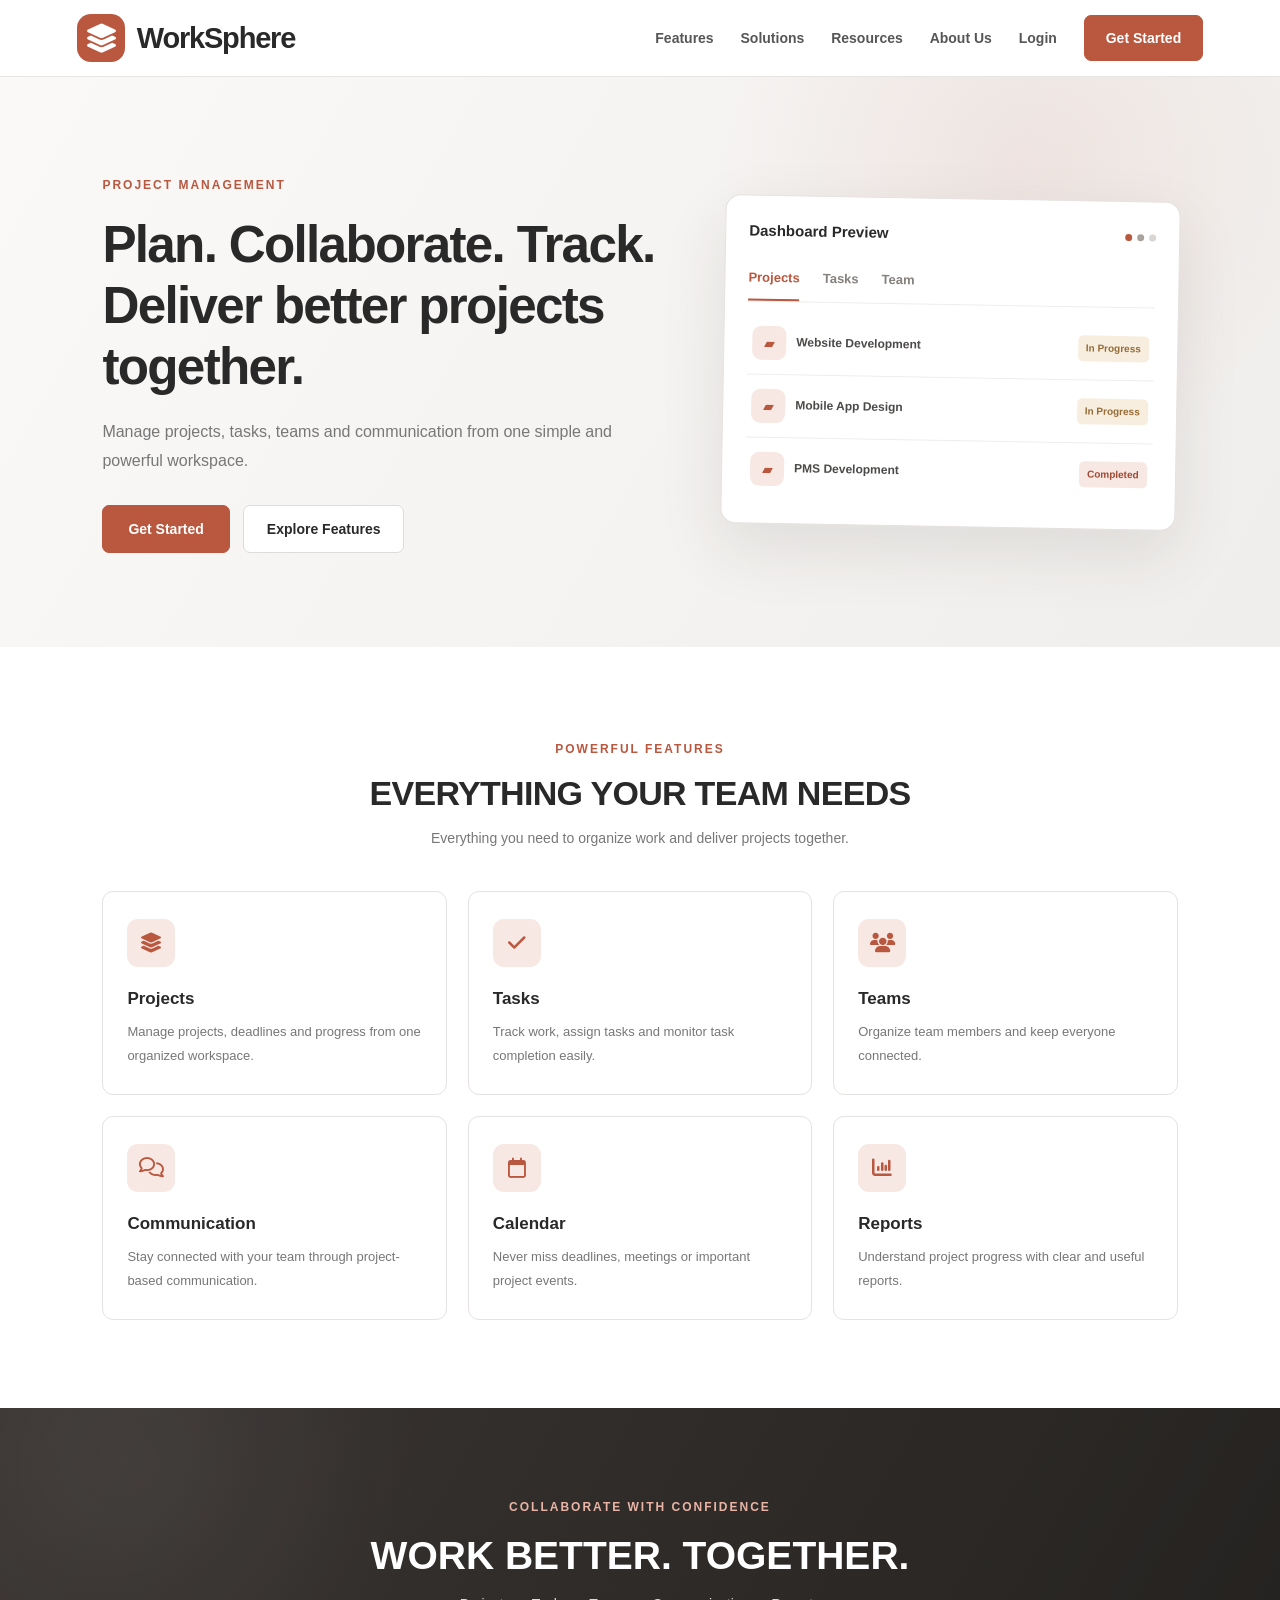
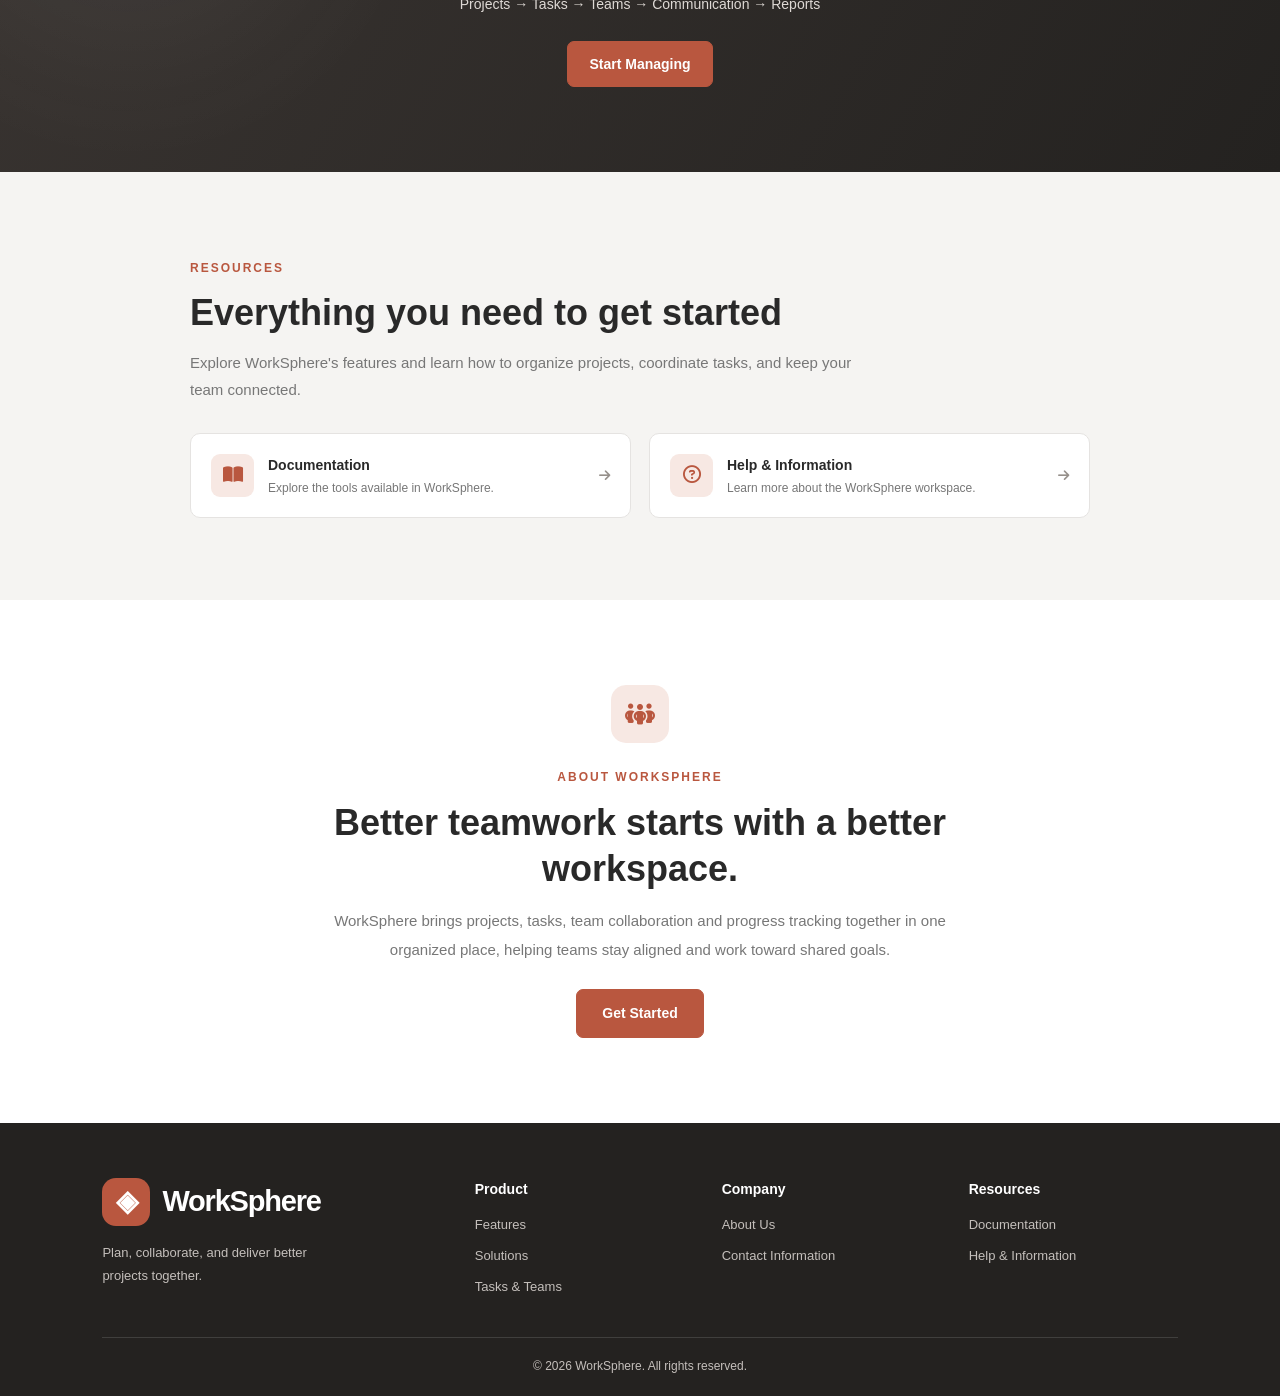
<file: HTML/index.html>
<!DOCTYPE html>
<html lang="en">
<head>
    <meta charset="UTF-8">
    <meta name="viewport" content="width=device-width, initial-scale=1.0">

    <title>WorkSphere - Project Management</title>

    <link rel="stylesheet" href="../CSS/style.css">
    <link rel="stylesheet"
          href="https://cdnjs.cloudflare.com/ajax/libs/font-awesome/6.5.2/css/all.min.css">
</head>

<body>
    <!-- NAVBAR -->
    <header class="navbar">
        <a href="index.html" class="logo">
            <span class="logo-icon">
                <i class="fa-solid fa-layer-group"></i>
            </span>
            <span class="logo-text">WorkSphere</span>
        </a>

        <nav class="nav-links">
            <a href="#features">Features</a>
            <a href="#solutions">Solutions</a>
            <a href="#resources">Resources</a>
            <a href="#about">About Us</a>
            <a href="login.html">Login</a>
            <a href="signup.html" class="nav-button">Get Started</a>
        </nav>

        <button class="mobile-menu-btn" id="mobileMenuBtn"
                aria-label="Toggle navigation" aria-expanded="false">
            <i class="fa-solid fa-bars"></i>
        </button>
    </header>

    <main>
        <!-- HERO SECTION -->
        <section class="hero" id="home">
            <div class="hero-content">
                <span class="hero-label">PROJECT MANAGEMENT</span>

                <h1>
                    Plan. Collaborate. Track.<br>
                    Deliver better projects together.
                </h1>

                <p>
                    Manage projects, tasks, teams and communication from
                    one simple and powerful workspace.
                </p>

                <div class="hero-buttons">
                    <a href="signup.html" class="primary-btn">Get Started</a>
                    <a href="#features" class="secondary-btn">Explore Features</a>
                </div>
            </div>

            <!-- Dashboard Preview -->
            <div class="dashboard-preview">
                <div class="preview-header">
                    <span class="preview-title">Dashboard Preview</span>
                    <div class="preview-dots"><span></span><span></span><span></span></div>
                </div>

                <div class="preview-tabs">
                    <button class="active" type="button">Projects</button>
                    <button type="button">Tasks</button>
                    <button type="button">Team</button>
                </div>

                <div class="preview-line"></div>

                <div class="project-item">
                    <span class="project-icon">▰</span>
                    <span class="preview-item-name">Website Development</span>
                    <span class="project-status">In Progress</span>
                </div>

                <div class="project-item">
                    <span class="project-icon">▰</span>
                    <span class="preview-item-name">Mobile App Design</span>
                    <span class="project-status">In Progress</span>
                </div>

                <div class="project-item">
                    <span class="project-icon">▰</span>
                    <span class="preview-item-name">PMS Development</span>
                    <span class="project-status">Completed</span>
                </div>
            </div>
        </section>

        <!-- FEATURES -->
        <section class="features-section" id="features">
            <div class="section-heading">
                <span>POWERFUL FEATURES</span>
                <h2>EVERYTHING YOUR TEAM NEEDS</h2>
                <p>Everything you need to organize work and deliver projects together.</p>
            </div>

            <div class="features-grid">
                <article class="feature-card">
                    <div class="feature-icon"><i class="fa-solid fa-layer-group"></i></div>
                    <h3>Projects</h3>
                    <p>Manage projects, deadlines and progress from one organized workspace.</p>
                </article>

                <article class="feature-card">
                    <div class="feature-icon"><i class="fa-solid fa-check"></i></div>
                    <h3>Tasks</h3>
                    <p>Track work, assign tasks and monitor task completion easily.</p>
                </article>

                <article class="feature-card">
                    <div class="feature-icon"><i class="fa-solid fa-users"></i></div>
                    <h3>Teams</h3>
                    <p>Organize team members and keep everyone connected.</p>
                </article>

                <article class="feature-card">
                    <div class="feature-icon"><i class="fa-regular fa-comments"></i></div>
                    <h3>Communication</h3>
                    <p>Stay connected with your team through project-based communication.</p>
                </article>

                <article class="feature-card">
                    <div class="feature-icon"><i class="fa-regular fa-calendar"></i></div>
                    <h3>Calendar</h3>
                    <p>Never miss deadlines, meetings or important project events.</p>
                </article>

                <article class="feature-card">
                    <div class="feature-icon"><i class="fa-solid fa-chart-column"></i></div>
                    <h3>Reports</h3>
                    <p>Understand project progress with clear and useful reports.</p>
                </article>
            </div>
        </section>

        <!-- SOLUTIONS -->
        <section class="cta-section" id="solutions">
            <div class="cta-content">
                <span>COLLABORATE WITH CONFIDENCE</span>
                <h2>WORK BETTER. TOGETHER.</h2>
                <p>Projects → Tasks → Teams → Communication → Reports</p>
                <a href="signup.html" class="cta-button">Start Managing</a>
            </div>
        </section>

        <!-- RESOURCES -->
        <section class="resources-section" id="resources">
            <div class="resources-content">
                <span class="section-eyebrow">RESOURCES</span>
                <h2>Everything you need to get started</h2>
                <p>Explore WorkSphere's features and learn how to organize projects, coordinate tasks, and keep your team connected.</p>

                <div class="resource-links">
                    <a href="#features">
                        <i class="fa-solid fa-book-open"></i>
                        <span><strong>Documentation</strong><small>Explore the tools available in WorkSphere.</small></span>
                        <i class="fa-solid fa-arrow-right"></i>
                    </a>
                    <a href="#about">
                        <i class="fa-regular fa-circle-question"></i>
                        <span><strong>Help & Information</strong><small>Learn more about the WorkSphere workspace.</small></span>
                        <i class="fa-solid fa-arrow-right"></i>
                    </a>
                </div>
            </div>
        </section>

        <!-- ABOUT US -->
        <section class="about-section" id="about">
            <div class="about-content">
                <div class="about-icon"><i class="fa-solid fa-people-group"></i></div>
                <span class="section-eyebrow">ABOUT WORKSPHERE</span>
                <h2>Better teamwork starts with a better workspace.</h2>
                <p>
                    WorkSphere brings projects, tasks, team collaboration and
                    progress tracking together in one organized place, helping
                    teams stay aligned and work toward shared goals.
                </p>
                <a href="signup.html" class="primary-btn">Get Started</a>
            </div>
        </section>
    </main>

    <!-- FOOTER -->
    <footer class="footer">
        <div class="footer-top">
            <div class="footer-brand">
                <a href="#home" class="logo">
                    <span class="logo-icon">◈</span>
                    <span>WorkSphere</span>
                </a>
                <p>Plan, collaborate, and deliver better projects together.</p>
            </div>

            <div class="footer-column">
                <h4>Product</h4>
                <a href="#features">Features</a>
                <a href="#solutions">Solutions</a>
                <a href="#features">Tasks & Teams</a>
            </div>

            <div class="footer-column">
                <h4>Company</h4>
                <a href="#about">About Us</a>
                <a href="#about">Contact Information</a>
            </div>

            <div class="footer-column">
                <h4>Resources</h4>
                <a href="#resources">Documentation</a>
                <a href="#resources">Help & Information</a>
            </div>
        </div>

        <div class="footer-bottom">
            <p>© 2026 WorkSphere. All rights reserved.</p>
        </div>
    </footer>

    <script src="../JAVASCRIPT/script.js"></script>
</body>
</html>
</file>
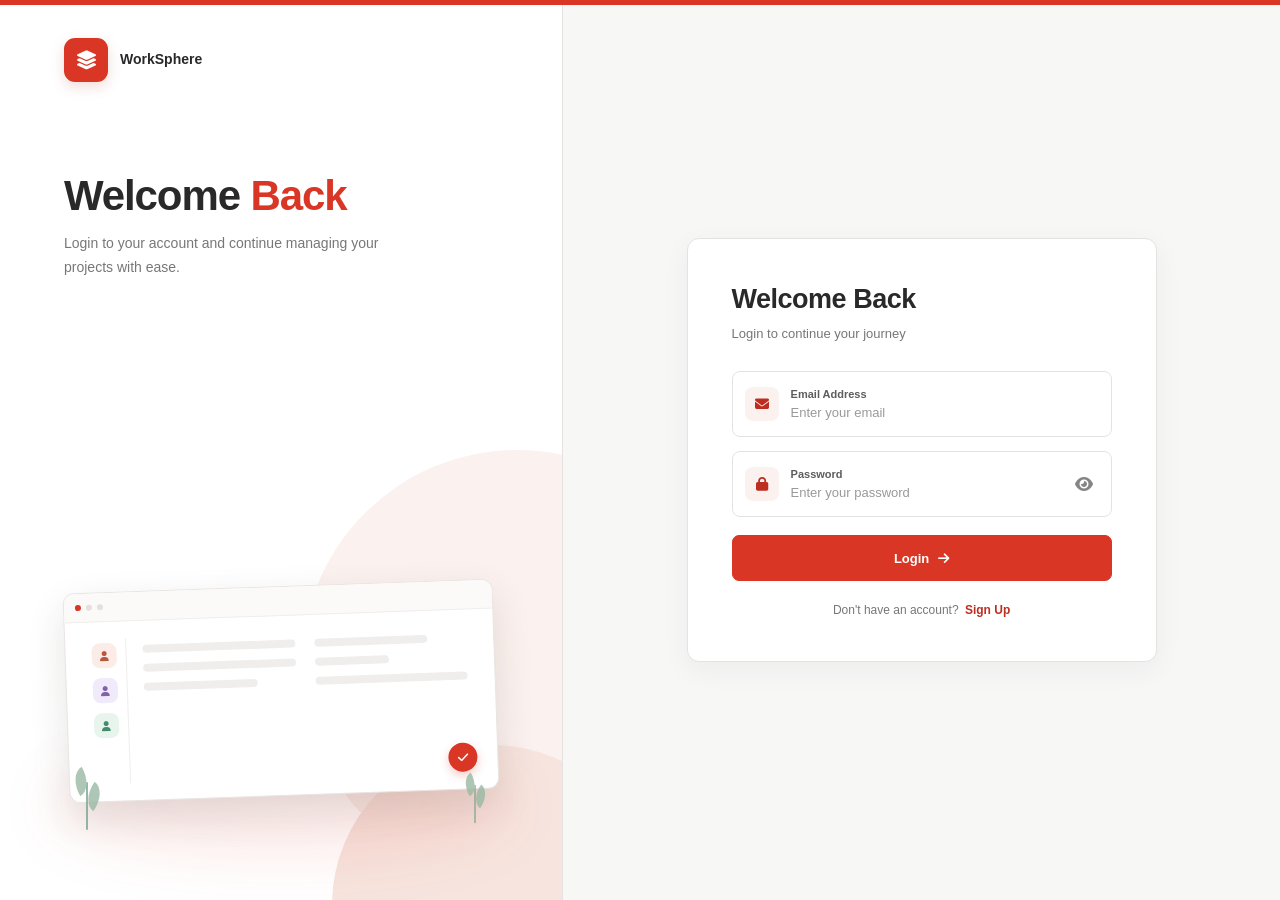
<file: HTML/dashboard.html>
<!DOCTYPE html>
<html lang="en">
<head>
    <meta charset="UTF-8">
    <meta name="viewport" content="width=device-width, initial-scale=1.0">
    <title>Overall Dashboard - Project Management System</title>
    <link rel="stylesheet" href="../CSS/dashboard.css">
    <link rel="stylesheet" href="../CSS/layout.css">
    <link rel="stylesheet"
        href="https://cdnjs.cloudflare.com/ajax/libs/font-awesome/6.5.2/css/all.min.css">
</head>
<body>
<!-- MAIN CONTENT -->
    <main class="main-content">
        <section class="dashboard-content">
            <!-- Dashboard Heading -->
            <div class="dashboard-heading">
                <div class="dashboard-box">
                    <span class="dashboard-eyebrow">WORKSPACE OVERVIEW</span>
                    <h1>Overall Dashboard</h1>
                    <p>
                        Welcome to your Project Management System
                    </p>
                </div>
                <div class="user-info">
                    <i class="fa-solid fa-circle-user"></i>
                    <span id="userName">Admin</span>
                </div>
            </div>
<!-- STATISTICS  -->
            <div class="stats-container">
                <div class="stat-card">
                    <div class="stat-icon">
                        <i class="fa-solid fa-folder-open"></i>
                    </div>
                    <div class="stat-details">
                        <h3 id="totalProjects">0</h3>
                        <p>Total Projects</p>
                    </div>
                </div>
                <div class="stat-card">
                    <div class="stat-icon">
                        <i class="fa-solid fa-list-check"></i>
                    </div>
                    <div class="stat-details">
                        <h3 id="totalTasks">0</h3>
                        <p>Total Tasks</p>
                    </div>
                </div>
                <div class="stat-card">
                    <div class="stat-icon">
                        <i class="fa-solid fa-circle-check"></i>
                    </div>
                    <div class="stat-details">
                        <h3 id="completedTasks">0</h3>
                        <p>Completed Tasks</p>
                    </div>
                </div>
                <div class="stat-card">
                    <div class="stat-icon">
                        <i class="fa-solid fa-users"></i>
                    </div>
                    <div class="stat-details">
                        <h3 id="totalMembers">0</h3>
                        <p>Team Members</p>
                    </div>
                </div>
            </div>
<!-- DASHBOARD GRID -->
            <div class="dashboard-grid">
                <!-- Recent Projects -->
                <div class="dashboard-card">
                    <div class="card-header">
                        <h2>
                            <i class="fa-solid fa-folder"></i>
                            Recent Projects
                        </h2>
                        <a href="projects.html">
                            View All
                        </a>
                    </div>
                    <div
                        class="project-list"
                        id="recentProjects">
                        <div class="empty-message">
                            No projects available.
                        </div>
                    </div>
                </div>
                <!-- Task Overview -->
                <div class="dashboard-card">
                    <div class="card-header">
                        <h2>
                            <i class="fa-solid fa-list-check"></i>
                            Task Overview
                        </h2>
                    </div>
                    <div class="task-overview">
                        <div class="task-item">
                            <span>To Do</span>
                            <strong id="todoTasks">0</strong>
                        </div>
                        <div class="task-item">
                            <span>In Progress</span>
                            <strong id="progressTasks">0</strong>
                        </div>
                        <div class="task-item">
                            <span>Completed</span>
                            <strong id="doneTasks">0</strong>
                        </div>
                    </div>
                </div>
            </div>
        </section>
    </main>
<!-- FOOTER -->
    <footer class="footer">
        © 2026 Project Management System
    </footer>
    <script src="../JAVASCRIPT/app-access.js"></script>
    <script src="../JAVASCRIPT/layout.js"></script>
    <script>initLayout("dashboard");</script>
    <script src="../JAVASCRIPT/dashboard.js"></script>
</body>
</html>
</file>
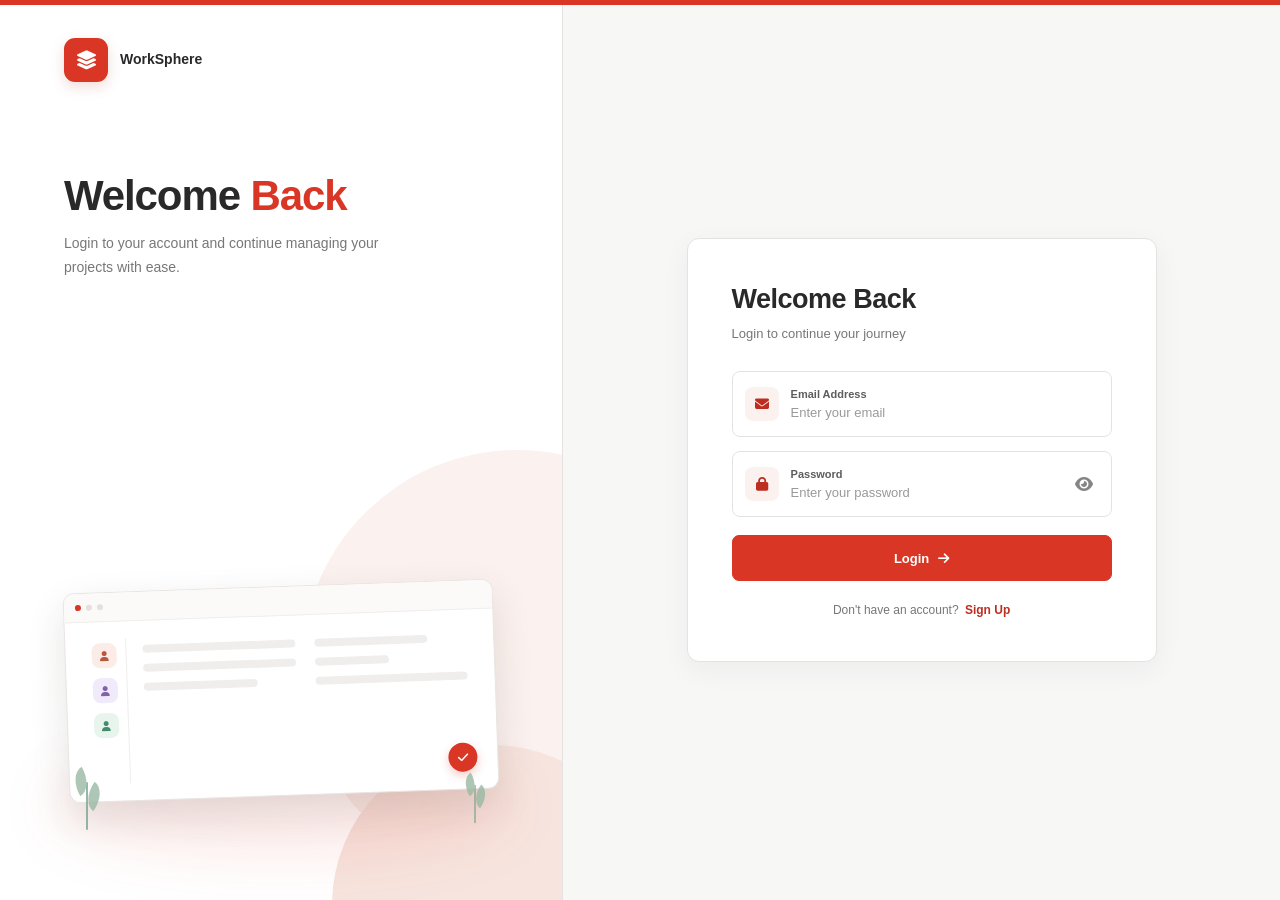
<file: HTML/login.html>
<!DOCTYPE html>
<html lang="en">

<head>

    <meta charset="UTF-8">
    <meta name="viewport" content="width=device-width, initial-scale=1.0">

    <title>WorkSphere - Login</title>

    <link rel="stylesheet" href="../CSS/loginc.css">

    <!-- Font Awesome -->
    <link
        rel="stylesheet"
        href="https://cdnjs.cloudflare.com/ajax/libs/font-awesome/6.5.2/css/all.min.css"
    >

</head>

<body>

    <div class="login-page">

        <!-- left side -->

        <div class="left-section">

            <div class="brand">

                <div class="brand-logo">
                    <i class="fa-solid fa-layer-group"></i>
                </div>

                <div class="brand-name">
                    <span>WorkSphere</span>
                </div>

            </div>


            <div class="welcome-section">

                <h1>
                    Welcome
                    <span>Back</span>
                </h1>

                <p>
                    Login to your account and continue
                    managing your projects with ease.
                </p>

            </div>


            <!-- Dashboard Illustration -->

            <div class="illustration">

                <div class="illustration-glow"></div>

                <div class="dashboard-window">

                    <div class="window-top">

                        <span></span>
                        <span></span>
                        <span></span>

                    </div>

                    <div class="dashboard-content">

                        <div class="dashboard-sidebar">

                            <div class="mini-user blue">
                                <i class="fa-solid fa-user"></i>
                            </div>

                            <div class="mini-user purple">
                                <i class="fa-solid fa-user"></i>
                            </div>

                            <div class="mini-user light">
                                <i class="fa-solid fa-user"></i>
                            </div>

                        </div>


                        <div class="dashboard-lines">

                            <div class="line long"></div>
                            <div class="line medium"></div>

                            <div class="line long"></div>
                            <div class="line short"></div>

                            <div class="line medium"></div>
                            <div class="line long"></div>

                        </div>


                        <div class="add-circle">
                            <i class="fa-solid fa-check"></i>
                        </div>

                    </div>

                </div>


                <!-- Decorative plants -->

                <div class="plant plant-left">

                    <div class="leaf leaf-one"></div>
                    <div class="leaf leaf-two"></div>
                    <div class="stem"></div>

                </div>


                <div class="plant plant-right">

                    <div class="leaf leaf-one"></div>
                    <div class="leaf leaf-two"></div>
                    <div class="stem"></div>

                </div>

            </div>

        </div>


        <!-- right side -->

        <div class="right-section">

            <div class="login-box">

                <div class="form-heading">

                    <h2>Welcome Back</h2>

                    <p>
                        Login to continue your journey
                    </p>

                </div>


                <form id="loginForm">


                    <!-- Email -->

                    <div class="input-group">

                        <div class="input-icon">
                            <i class="fa-solid fa-envelope"></i>
                        </div>

                        <div class="input-content">

                            <label for="email">
                                Email Address
                            </label>

                            <input
                                type="email"
                                id="email"
                                placeholder="Enter your email"
                                required
                            >

                        </div>

                    </div>


                    <!-- Password -->

                    <div class="input-group">

                        <div class="input-icon">
                            <i class="fa-solid fa-lock"></i>
                        </div>

                        <div class="input-content">

                            <label for="password">
                                Password
                            </label>

                            <input
                                type="password"
                                id="password"
                                placeholder="Enter your password"
                                required
                            >

                        </div>

                        <span
                            class="password-toggle"
                            onclick="togglePassword()"
                        >
                            <i class="fa-solid fa-eye"></i>
                        </span>

                    </div>


                    <!-- Submit -->

                    <button type="submit">

                        <span>Login</span>

                        <i class="fa-solid fa-arrow-right"></i>

                    </button>

                </form>


                <!-- Signup -->

                <p class="signup-text">

                    Don't have an account?

                    <a href="signup.html">
                        Sign Up
                    </a>

                </p>

            </div>

        </div>

    </div>


    <script src="../JAVASCRIPT/login.js"></script>

</body>

</html>
</file>
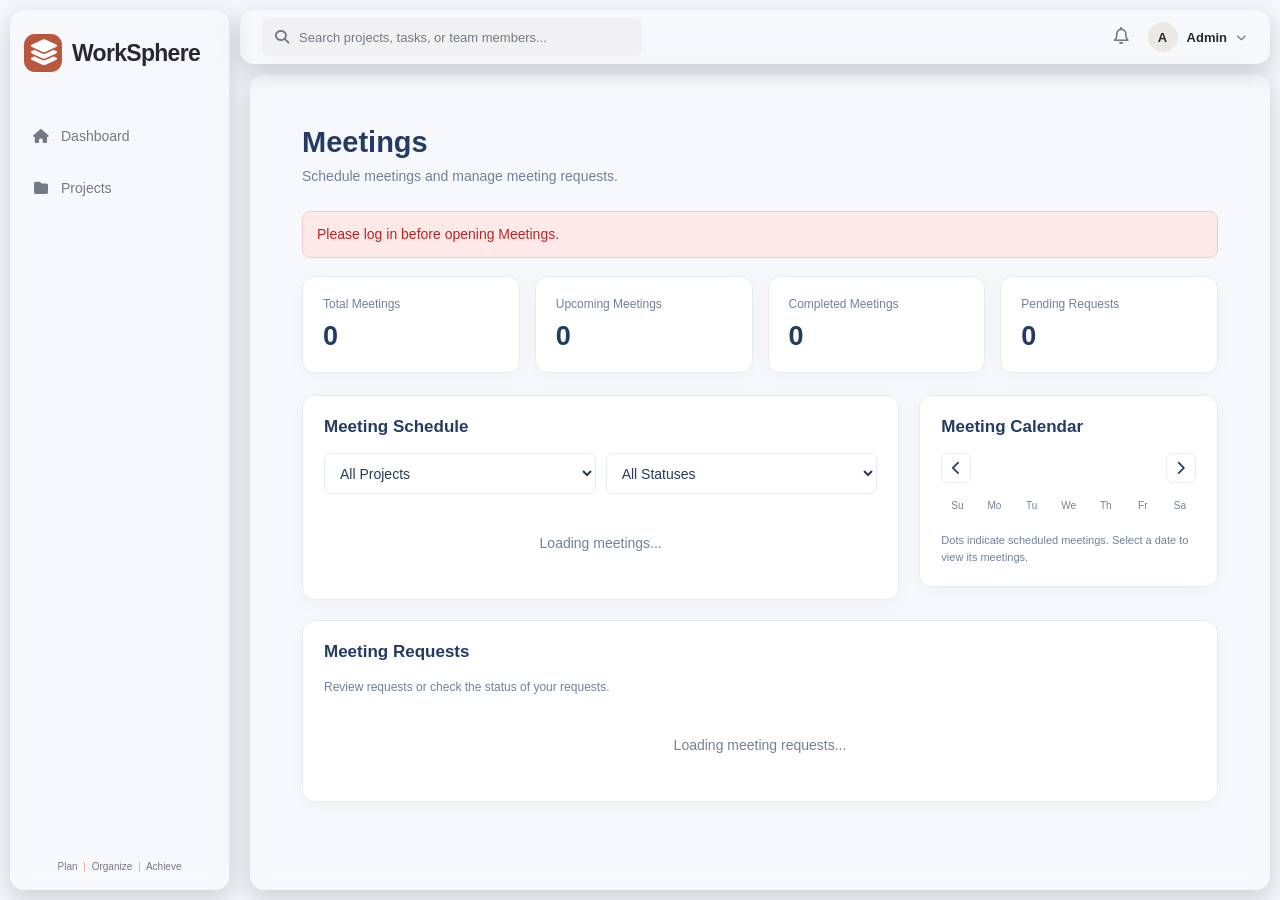
<file: HTML/meetings.html>
<!DOCTYPE html>
<html lang="en">
<head>
    <meta charset="UTF-8">
    <meta name="viewport" content="width=device-width, initial-scale=1.0">

    <title>Meetings - WorkSphere</title>

    <link rel="stylesheet" href="../CSS/layout.css">
    <link rel="stylesheet" href="../CSS/meetings.css">

    <link rel="stylesheet"
          href="https://cdnjs.cloudflare.com/ajax/libs/font-awesome/6.5.2/css/all.min.css">
</head>

<body>
    <div class="container">
        <main class="main-content">
            <div class="page-content">
                <section class="meetings-page">

                    <!-- PAGE HEADING -->
                    <header class="page-heading">
                        <div>
                            <h1>Meetings</h1>
                            <p>Schedule meetings and manage meeting requests.</p>
                        </div>

                        <div class="heading-actions">
                            <button type="button"
                                    id="requestMeetingBtn"
                                    class="btn btn-secondary">
                                <i class="fa-regular fa-message"></i>
                                Request Meeting
                            </button>

                            <button type="button"
                                    id="scheduleMeetingBtn"
                                    class="btn btn-primary">
                                <i class="fa-regular fa-calendar-plus"></i>
                                Schedule Meeting
                            </button>
                        </div>
                    </header>

                    <div id="meetingMessage"
                         class="page-message"
                         role="status"
                         aria-live="polite"
                         hidden></div>

                    <!-- STATISTICS -->
                    <section class="stats-grid">
                        <article class="stat-card">
                            <span>Total Meetings</span>
                            <strong id="totalMeetings">0</strong>
                        </article>

                        <article class="stat-card">
                            <span>Upcoming Meetings</span>
                            <strong id="upcomingMeetings">0</strong>
                        </article>

                        <article class="stat-card">
                            <span>Completed Meetings</span>
                            <strong id="completedMeetings">0</strong>
                        </article>

                        <article class="stat-card">
                            <span>Pending Requests</span>
                            <strong id="pendingRequests">0</strong>
                        </article>
                    </section>

                    <!-- MAIN CONTENT -->
                    <div class="content-grid">

                        <!-- MEETING LIST -->
                        <section class="panel">
                            <div class="panel-heading">
                                <h2>Meeting Schedule</h2>
                            </div>

                            <div class="meeting-filters">
                                <select id="projectFilter"
                                        aria-label="Filter by project">
                                    <option value="">All Projects</option>
                                </select>

                                <select id="statusFilter"
                                        aria-label="Filter by meeting status">
                                    <option value="">All Statuses</option>
                                    <option value="upcoming">Upcoming</option>
                                    <option value="completed">Completed</option>
                                    <option value="cancelled">Cancelled</option>
                                </select>
                            </div>

                            <div id="meetingList" class="meeting-list">
                                <div class="empty-state">
                                    Loading meetings...
                                </div>
                            </div>
                        </section>

                        <!-- RIGHT COLUMN -->
                        <aside class="right-column">

                            <!-- CALENDAR -->
                            <section class="panel">
                                <h2>Meeting Calendar</h2>

                                <div class="calendar-navigation">
                                    <button type="button"
                                            id="previousMonth"
                                            aria-label="Previous month">
                                        <i class="fa-solid fa-chevron-left"></i>
                                    </button>

                                    <strong id="calendarMonth"></strong>

                                    <button type="button"
                                            id="nextMonth"
                                            aria-label="Next month">
                                        <i class="fa-solid fa-chevron-right"></i>
                                    </button>
                                </div>

                                <div class="calendar-weekdays">
                                    <span>Su</span>
                                    <span>Mo</span>
                                    <span>Tu</span>
                                    <span>We</span>
                                    <span>Th</span>
                                    <span>Fr</span>
                                    <span>Sa</span>
                                </div>

                                <div id="calendarDays" class="calendar-days"></div>

                                <p class="calendar-help">
                                    Dots indicate scheduled meetings. Select a date
                                    to view its meetings.
                                </p>
                            </section>

                        </aside>
                    </div>

                    <!-- MEETING REQUESTS -->
                    <section class="panel requests-panel" id="requestsPanel">
                        <div class="panel-heading">
                            <div>
                                <h2>Meeting Requests</h2>
                                <p class="muted">
                                    Review requests or check the status of your requests.
                                </p>
                            </div>
                        </div>

                        <div id="meetingRequestsList">
                            <div class="empty-state">
                                Loading meeting requests...
                            </div>
                        </div>
                    </section>

                </section>
            </div>
        </main>
    </div>

    <!-- SCHEDULE MEETING MODAL -->
    <div class="modal"
         id="scheduleModal"
         hidden
         aria-hidden="true">

        <div class="modal-backdrop"></div>

        <div class="modal-card"
             role="dialog"
             aria-modal="true"
             aria-labelledby="scheduleModalTitle">

            <button type="button"
                    class="modal-close"
                    data-close-modal="scheduleModal"
                    aria-label="Close">
                <i class="fa-solid fa-xmark"></i>
            </button>

            <h2 id="scheduleModalTitle">Schedule Meeting</h2>
            <p class="muted">Enter the meeting details below.</p>

            <form id="scheduleForm">
                <label class="field-label" for="meetingTitle">
                    Meeting Title
                </label>
                <input type="text"
                       id="meetingTitle"
                       required
                       placeholder="Enter meeting title">

                <label class="field-label" for="meetingProject">
                    Project
                </label>
                <select id="meetingProject" required>
                    <option value="">Choose a project</option>
                </select>

                <label class="field-label" for="meetingAttendees">
                    Attendees
                </label>
                <select id="meetingAttendees"
                        multiple
                        required
                        size="4"
                        aria-describedby="attendeeHelp">
                </select>

                <small id="attendeeHelp">
                    Hold Ctrl (Windows) or Command (Mac) to select multiple attendees.
                </small>

                <div class="form-row">
                    <div>
                        <label class="field-label" for="meetingDate">
                            Date
                        </label>
                        <input type="date" id="meetingDate" required>
                    </div>

                    <div>
                        <label class="field-label" for="meetingTime">
                            Time
                        </label>
                        <input type="time" id="meetingTime" required>
                    </div>
                </div>

                <label class="field-label" for="meetingDuration">
                    Duration
                </label>
                <select id="meetingDuration">
                    <option value="15">15 minutes</option>
                    <option value="30" selected>30 minutes</option>
                    <option value="45">45 minutes</option>
                    <option value="60">1 hour</option>
                    <option value="90">1.5 hours</option>
                    <option value="120">2 hours</option>
                </select>

                <label class="field-label" for="meetingAgenda">
                    Agenda
                </label>
                <textarea id="meetingAgenda"
                          rows="3"
                          placeholder="Meeting agenda"></textarea>

                <label class="field-label" for="meetingLink">
                    Meeting Link (optional)
                </label>
                <input type="url"
                       id="meetingLink"
                       placeholder="https://...">

                <p id="scheduleFormMessage"
                   class="form-message"
                   role="alert"
                   hidden></p>

                <div class="modal-actions">
                    <button type="button"
                            class="btn btn-secondary"
                            data-close-modal="scheduleModal">
                        Cancel
                    </button>

                    <button type="submit" class="btn btn-primary">
                        <i class="fa-regular fa-calendar-check"></i>
                        Schedule Meeting
                    </button>
                </div>
            </form>
        </div>
    </div>

    <!-- REQUEST MEETING MODAL -->
    <div class="modal"
         id="requestModal"
         hidden
         aria-hidden="true">

        <div class="modal-backdrop"></div>

        <div class="modal-card"
             role="dialog"
             aria-modal="true"
             aria-labelledby="requestModalTitle">

            <button type="button"
                    class="modal-close"
                    data-close-modal="requestModal"
                    aria-label="Close">
                <i class="fa-solid fa-xmark"></i>
            </button>

            <h2 id="requestModalTitle">Request a Meeting</h2>
            <p class="muted">Send a meeting request to your project manager.</p>

            <form id="requestForm">
                <label class="field-label" for="requestProject">
                    Project
                </label>
                <select id="requestProject" required>
                    <option value="">Choose a project</option>
                </select>

                <label class="field-label" for="requestManager">
                    Manager
                </label>
                <select id="requestManager" required>
                    <option value="">Select a project first</option>
                </select>

                <label class="field-label" for="requestTitle">
                    Meeting Subject
                </label>
                <input type="text"
                       id="requestTitle"
                       required
                       placeholder="Enter meeting subject">

                <label class="field-label" for="requestAgenda">
                    Reason for Meeting
                </label>
                <textarea id="requestAgenda"
                          rows="4"
                          required
                          placeholder="Explain why you need the meeting"></textarea>

                <div class="form-row">
                    <div>
                        <label class="field-label" for="requestDate">
                            Preferred Date
                        </label>
                        <input type="date" id="requestDate">
                    </div>

                    <div>
                        <label class="field-label" for="requestTime">
                            Preferred Time
                        </label>
                        <input type="time" id="requestTime">
                    </div>
                </div>

                <p id="requestFormMessage"
                   class="form-message"
                   role="alert"
                   hidden></p>

                <div class="modal-actions">
                    <button type="button"
                            class="btn btn-secondary"
                            data-close-modal="requestModal">
                        Cancel
                    </button>

                    <button type="submit" class="btn btn-primary">
                        <i class="fa-regular fa-paper-plane"></i>
                        Send Request
                    </button>
                </div>
            </form>
        </div>
    </div>

    <!-- SHARED LAYOUT -->
    <script src="../JAVASCRIPT/app-access.js"></script>
    <script src="../JAVASCRIPT/layout.js"></script>

    <script>
        if (typeof initLayout === "function") {
            initLayout("meetings");
        }
    </script>

    <script src="../JAVASCRIPT/meetings.js"></script>
</body>
</html>
</file>
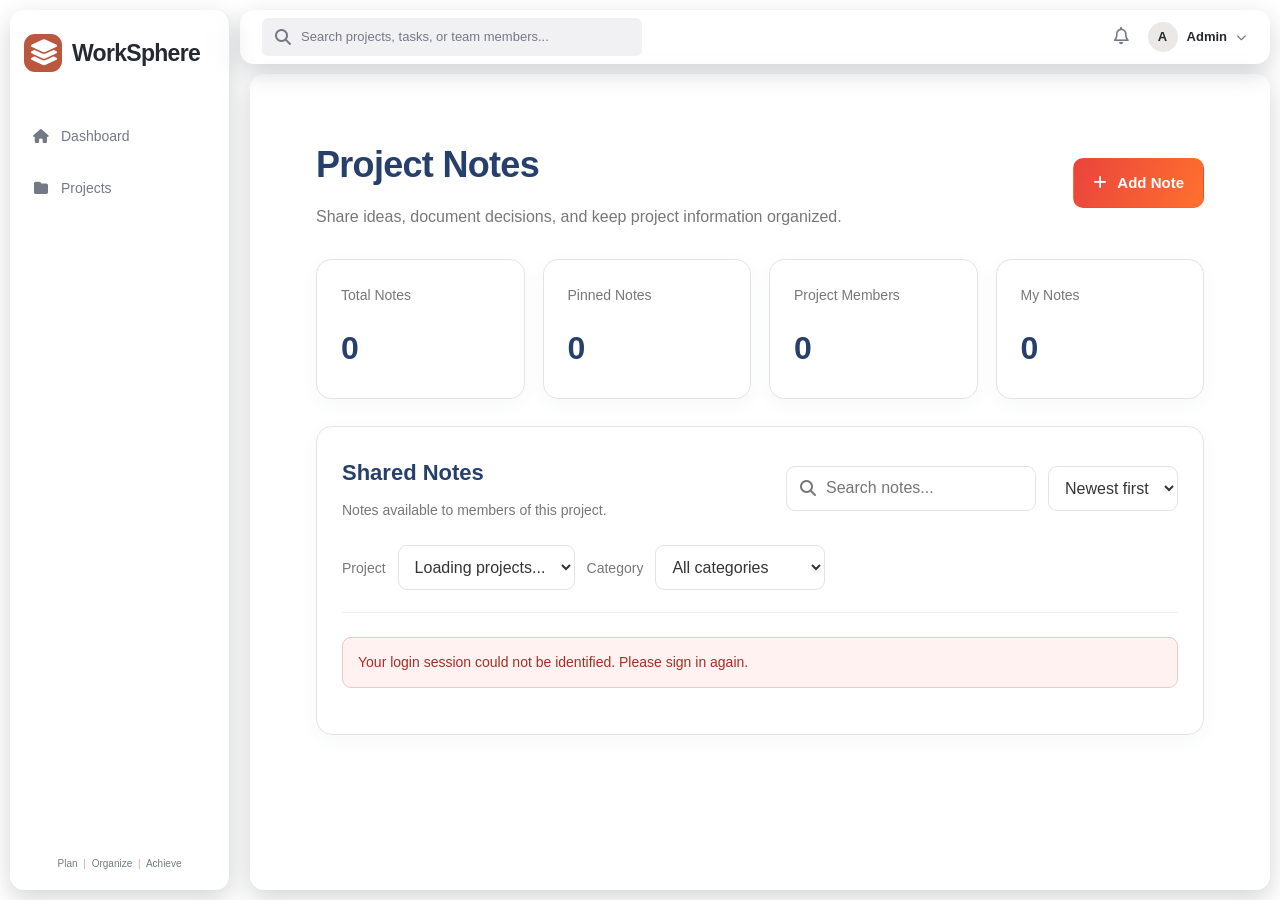
<file: HTML/notes.html>
<!DOCTYPE html>
<html lang="en">
<head>
    <meta charset="UTF-8">
    <meta name="viewport" content="width=device-width, initial-scale=1.0">
    <title>Project Notes | WorkSphere</title>

    <link rel="stylesheet" href="https://cdnjs.cloudflare.com/ajax/libs/font-awesome/6.5.2/css/all.min.css">
    <link rel="stylesheet" href="../CSS/notes.css">
    <link rel="stylesheet" href="../CSS/layout.css">
</head>
<body>

    <main class="notes-page">
        <section class="page-heading">
            <div>
                <h1>Project Notes</h1>
                <p>Share ideas, document decisions, and keep project information organized.</p>
            </div>

            <button type="button" class="btn btn-primary" id="addNoteBtn">
                <i class="fa-solid fa-plus"></i>
                Add Note
            </button>
        </section>

        <!-- Statistics -->
        <section class="stats-grid">
            <article class="stat-card">
                <span>Total Notes</span>
                <h2 id="totalNotes">0</h2>
            </article>

            <article class="stat-card">
                <span>Pinned Notes</span>
                <h2 id="pinnedNotes">0</h2>
            </article>

            <article class="stat-card">
                <span>Project Members</span>
                <h2 id="projectMembers">0</h2>
            </article>

            <article class="stat-card">
                <span>My Notes</span>
                <h2 id="myNotes">0</h2>
            </article>
        </section>

        <!-- Notes workspace -->
        <section class="notes-workspace">

            <div class="notes-toolbar">
                <div>
                    <h2>Shared Notes</h2>
                    <p>Notes available to members of this project.</p>
                </div>

                <div class="toolbar-controls">
                    <label class="search-box">
                        <i class="fa-solid fa-magnifying-glass"></i>
                        <input
                            type="search"
                            id="searchNotes"
                            placeholder="Search notes..."
                            aria-label="Search notes"
                        >
                    </label>

                    <select id="sortNotes" aria-label="Sort notes">
                        <option value="newest">Newest first</option>
                        <option value="oldest">Oldest first</option>
                        <option value="title">Title A–Z</option>
                    </select>
                </div>
            </div>

            <div class="filter-row">
                <label for="projectFilter">Project</label>
                <select id="projectFilter">
                    <option value="">Loading projects...</option>
                </select>

                <label for="tagFilter">Category</label>
                <select id="tagFilter">
                    <option value="">All categories</option>
                </select>
            </div>

            <div id="notesMessage" class="notes-message" role="status" hidden></div>

            <div id="notesGrid" class="notes-grid"></div>

            <div id="emptyState" class="empty-state" hidden>
                <div class="empty-icon">
                    <i class="fa-regular fa-note-sticky"></i>
                </div>
                <h3>No notes found</h3>
                <p>Create a note to share important information with your project team.</p>
                <button type="button" class="btn btn-primary" id="emptyAddNoteBtn">
                    <i class="fa-solid fa-plus"></i>
                    Create your first note
                </button>
            </div>
        </section>
    </main>

    <!-- Add/Edit Note Modal -->
    <div class="modal-overlay" id="noteModal" hidden>
        <section class="note-modal" role="dialog" aria-modal="true" aria-labelledby="modalTitle">

            <div class="modal-header">
                <div>
                    <h2 id="modalTitle">Create Note</h2>
                    <p>Share useful information with your project team.</p>
                </div>

                <button type="button" class="modal-close" id="closeNoteModal" aria-label="Close">
                    <i class="fa-solid fa-xmark"></i>
                </button>
            </div>

            <form id="noteForm">
                <input type="hidden" id="noteId">

                <div class="form-group">
                    <label for="noteTitle">Note title <span>*</span></label>
                    <input
                        type="text"
                        id="noteTitle"
                        maxlength="120"
                        placeholder="e.g. Homepage Design Decisions"
                        required
                    >
                </div>

                <div class="form-group">
                    <label for="noteProject">Project <span>*</span></label>
                    <select id="noteProject" required>
                        <option value="">Select a project</option>
                    </select>
                    <small>Only projects you can access are available.</small>
                </div>

                <div class="form-group">
                    <label for="noteCategory">Category</label>
                    <select id="noteCategory">
                        <option value="General">General</option>
                        <option value="Meeting">Meeting</option>
                        <option value="Design">Design</option>
                        <option value="Development">Development</option>
                        <option value="Requirements">Requirements</option>
                        <option value="Decisions">Decisions</option>
                    </select>
                </div>

                <div class="form-group">
                    <label for="noteContent">Note content <span>*</span></label>
                    <textarea
                        id="noteContent"
                        rows="7"
                        maxlength="15000"
                        placeholder="Write project information, decisions, ideas, or updates..."
                        required
                    ></textarea>
                </div>

                <label class="pin-option">
                    <input type="checkbox" id="notePinned">
                    <span>
                        <i class="fa-solid fa-thumbtack"></i>
                        Pin this note
                    </span>
                </label>

                <div id="formError" class="form-error" role="alert" hidden></div>

                <div class="modal-actions">
                    <button type="button" class="btn btn-secondary" id="cancelNoteBtn">
                        Cancel
                    </button>
                    <button type="submit" class="btn btn-primary" id="saveNoteBtn">
                        <i class="fa-solid fa-floppy-disk"></i>
                        Save Note
                    </button>
                </div>
            </form>
        </section>
    </div>

    <script src="../JAVASCRIPT/app-access.js"></script>
    <script src="../JAVASCRIPT/layout.js"></script>
    <script src="../JAVASCRIPT/notes.js"></script>
</body>
</html>
</file>
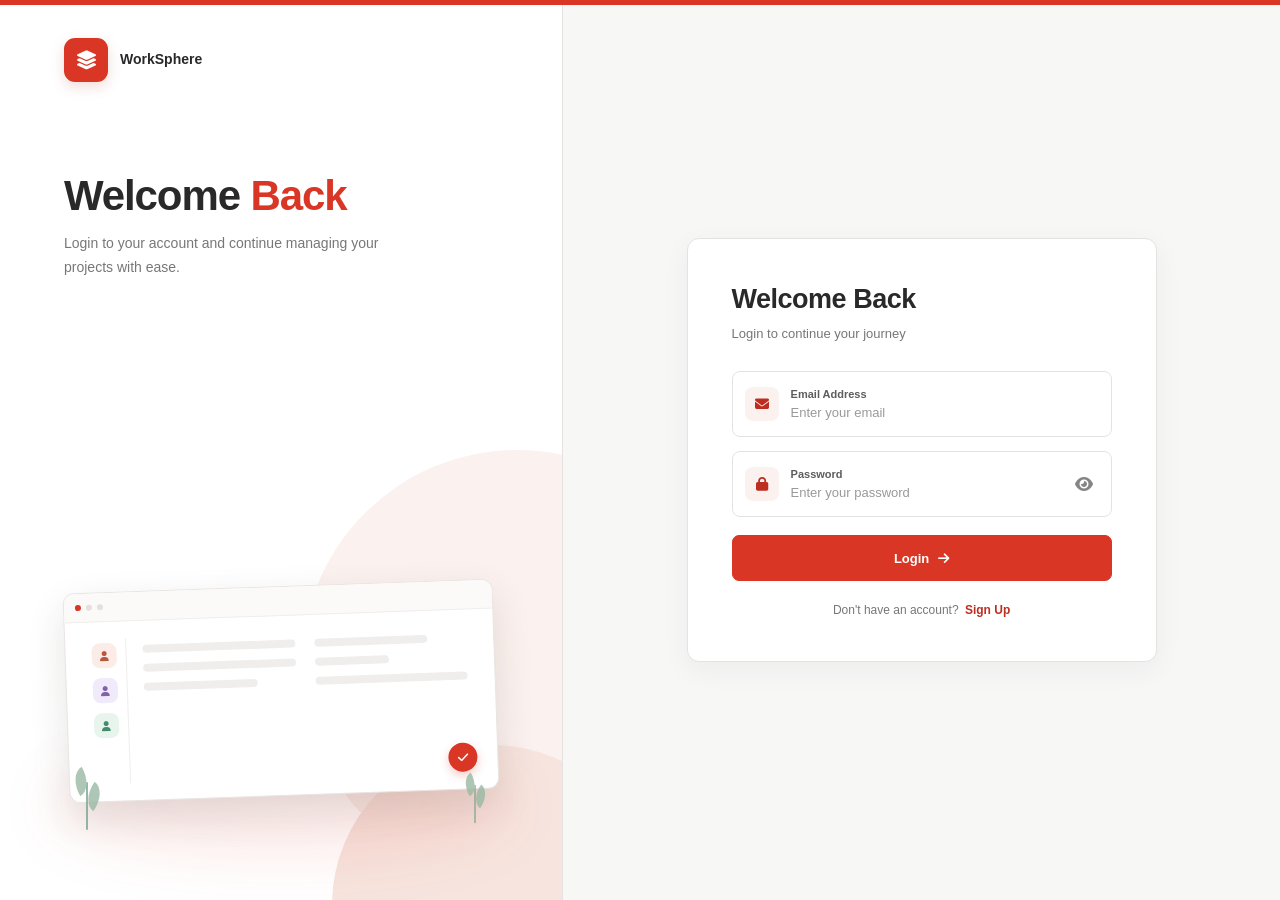
<file: HTML/profile.html>
<!DOCTYPE html>
<html lang="en">
<head>
    <meta charset="UTF-8">
    <meta name="viewport" content="width=device-width, initial-scale=1.0">
    <meta name="description" content="View your WorkSphere profile and workspace shortcuts.">
    <title>My Profile - WorkSphere</title>
    <link rel="stylesheet" href="../CSS/layout.css">
    <link rel="stylesheet" href="../CSS/profile.css">
    <link rel="stylesheet"
        href="https://cdnjs.cloudflare.com/ajax/libs/font-awesome/6.5.2/css/all.min.css">
</head>
<body>
    <main class="profile-page">
        <header class="profile-page-heading">
            <span class="profile-eyebrow">ACCOUNT</span>
            <h1 id="profile-title">My Profile</h1>
            <p>View your WorkSphere account information and workspace shortcuts.</p>
        </header>

        <article class="profile-card" aria-labelledby="profile-title">
            <section class="profile-identity" aria-label="Account identity">
                <span class="profile-avatar" id="profileAvatar" aria-hidden="true">U</span>
                <div class="profile-identity-copy">
                    <h2 id="profileName">Loading profile...</h2>
                    <p id="profileEmail"></p>
                </div>
                <span class="profile-status">
                    <span aria-hidden="true"></span>
                    Signed in
                </span>
            </section>

            <section class="profile-details" aria-label="Profile information">
                <div class="profile-detail">
                    <span class="profile-detail-icon" aria-hidden="true">
                        <i class="fa-solid fa-user"></i>
                    </span>
                    <div>
                        <span class="profile-detail-label">Full name</span>
                        <p id="profileFullName">—</p>
                    </div>
                </div>
                <div class="profile-detail">
                    <span class="profile-detail-icon" aria-hidden="true">
                        <i class="fa-solid fa-envelope"></i>
                    </span>
                    <div>
                        <span class="profile-detail-label">Email address</span>
                        <p id="profileDetailEmail">—</p>
                    </div>
                </div>
            </section>

            <section class="profile-workspace" aria-labelledby="profile-workspace-title">
                <h2 id="profile-workspace-title">Workspace</h2>
                <p>Jump back into the areas you use most.</p>

                <nav class="profile-shortcuts" aria-label="Workspace shortcuts">
                    <a class="profile-shortcut" href="projects.html">
                        <span class="profile-shortcut-icon" aria-hidden="true">
                            <i class="fa-solid fa-folder-open"></i>
                        </span>
                        <span class="profile-shortcut-copy">
                            <strong>Projects</strong>
                            <small>Manage your projects</small>
                        </span>
                        <i class="fa-solid fa-arrow-right profile-shortcut-arrow" aria-hidden="true"></i>
                    </a>
                    <a class="profile-shortcut" href="tasks.html">
                        <span class="profile-shortcut-icon" aria-hidden="true">
                            <i class="fa-solid fa-list-check"></i>
                        </span>
                        <span class="profile-shortcut-copy">
                            <strong>Tasks</strong>
                            <small>Review work and progress</small>
                        </span>
                        <i class="fa-solid fa-arrow-right profile-shortcut-arrow" aria-hidden="true"></i>
                    </a>
                    <a class="profile-shortcut" href="team.html">
                        <span class="profile-shortcut-icon" aria-hidden="true">
                            <i class="fa-solid fa-users"></i>
                        </span>
                        <span class="profile-shortcut-copy">
                            <strong>Team</strong>
                            <small>View your team members</small>
                        </span>
                        <i class="fa-solid fa-arrow-right profile-shortcut-arrow" aria-hidden="true"></i>
                    </a>
                </nav>
            </section>

            <footer class="profile-actions">
                <div>
                    <h2>Done for now?</h2>
                    <p>Sign out of your WorkSphere account on this device.</p>
                </div>
                <button class="profile-signout" id="profileSignout" type="button">
                    <i class="fa-solid fa-right-from-bracket" aria-hidden="true"></i>
                    Sign out
                </button>
            </footer>
        </article>
    </main>

    <script src="../JAVASCRIPT/app-access.js"></script>
    <script src="../JAVASCRIPT/layout.js"></script>
    <script>initLayout("profile");</script>
    <script src="../JAVASCRIPT/profile.js"></script>
</body>
</html>
</file>
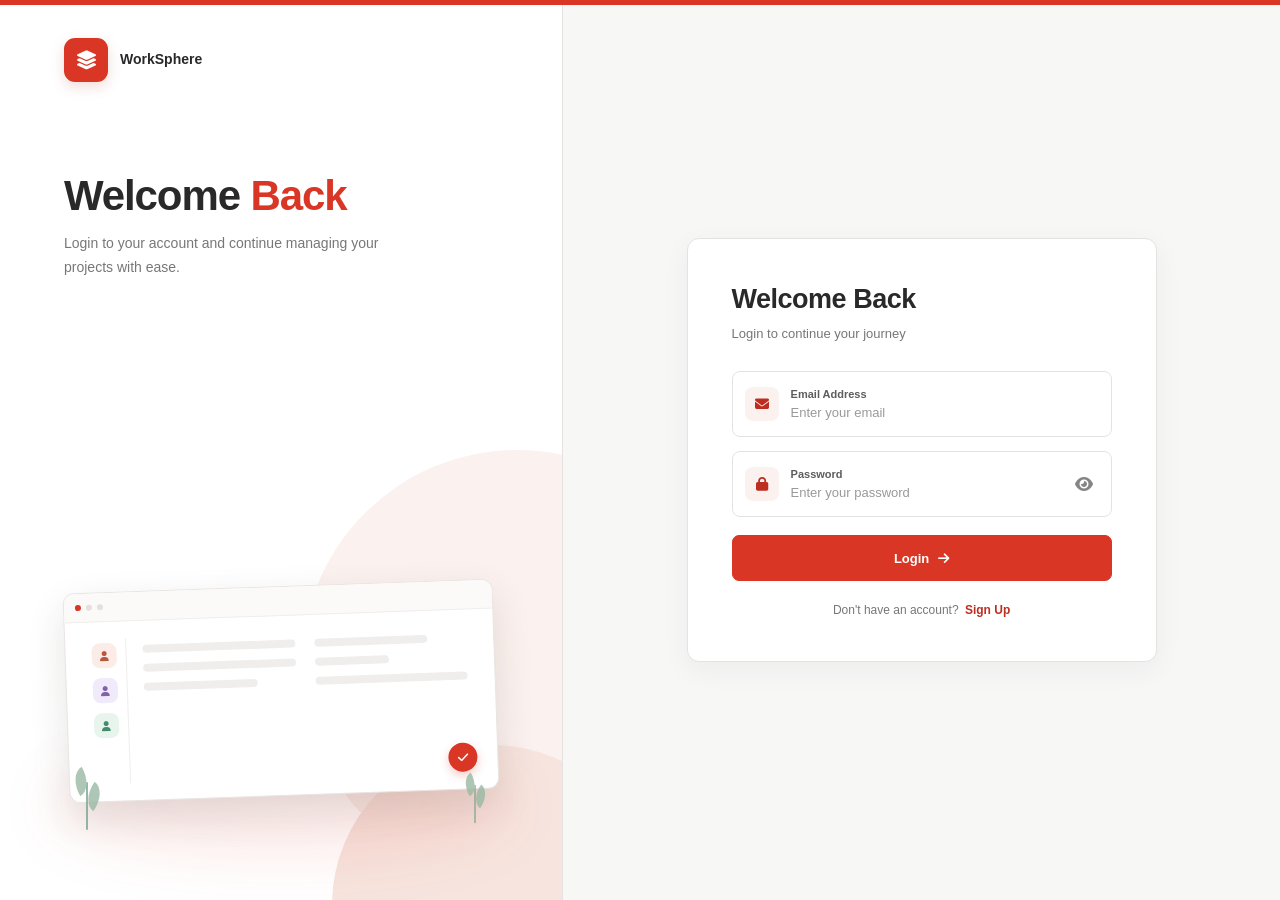
<file: HTML/project-dashboard.html>
<!DOCTYPE html>
<html lang="en">
<head>
    <meta charset="UTF-8">
    <meta name="viewport" content="width=device-width, initial-scale=1.0">
    <title>Project Workspace</title>
    <link rel="stylesheet" href="../CSS/workspace.css">
    <link rel="stylesheet" href="../CSS/layout.css">
    <link rel="stylesheet" href="https://cdnjs.cloudflare.com/ajax/libs/font-awesome/6.5.2/css/all.min.css">
</head>
<body>
    <main class="workspace-page">
        <header class="workspace-heading">
            <div class="workspace-heading-icon"><i class="fa-solid fa-folder-open" aria-hidden="true"></i></div>
            <div>
                <span class="workspace-eyebrow">PROJECT WORKSPACE</span>
                <h1 id="projectName">Loading project...</h1>
                <p id="projectDescription"></p>
            </div>
            <span id="projectStatus" class="workspace-status"></span>
        </header>

        <section class="workspace-stats" aria-label="Project statistics">
            <article class="workspace-stat">
                <span class="workspace-stat-icon"><i class="fa-solid fa-list-check" aria-hidden="true"></i></span>
                <div><strong id="projectTaskCount">0</strong><span>Total tasks</span></div>
            </article>
            <article class="workspace-stat">
                <span class="workspace-stat-icon workspace-stat-green"><i class="fa-solid fa-circle-check" aria-hidden="true"></i></span>
                <div><strong id="projectCompletedCount">0</strong><span>Completed</span></div>
            </article>
            <article class="workspace-stat">
                <span class="workspace-stat-icon workspace-stat-blue"><i class="fa-solid fa-spinner" aria-hidden="true"></i></span>
                <div><strong id="projectActiveCount">0</strong><span>In progress</span></div>
            </article>
            <article class="workspace-stat">
                <span class="workspace-stat-icon workspace-stat-purple"><i class="fa-solid fa-users" aria-hidden="true"></i></span>
                <div><strong id="projectMemberCount">0</strong><span>Team members</span></div>
            </article>
        </section>

        <section class="workspace-panel">
            <div class="workspace-panel-heading">
                <div>
                    <h2>Project progress</h2>
                    <p>Completion across this project's tasks.</p>
                </div>
                <strong id="projectProgressLabel">0%</strong>
            </div>
            <div class="workspace-progress-track" role="progressbar" aria-label="Project task completion" aria-valuemin="0" aria-valuemax="100" aria-valuenow="0">
                <span id="projectProgressBar"></span>
            </div>
        </section>

        <div class="workspace-columns">
            <section class="workspace-panel">
                <div class="workspace-panel-heading">
                    <div><h2>Recent tasks</h2><p>Latest work in this project.</p></div>
                    <a id="workspaceTasksLink" href="tasks.html">View tasks <i class="fa-solid fa-arrow-right" aria-hidden="true"></i></a>
                </div>
                <div id="workspaceRecentTasks" class="workspace-list"></div>
            </section>
            <section class="workspace-panel">
                <div class="workspace-panel-heading">
                    <div><h2>Project team</h2><p>People assigned to this project.</p></div>
                    <a id="workspaceTeamLink" href="team.html">View team <i class="fa-solid fa-arrow-right" aria-hidden="true"></i></a>
                </div>
                <div id="workspaceMembers" class="workspace-members"></div>
            </section>
        </div>
    </main>
    <script src="../JAVASCRIPT/app-access.js"></script>
    <script src="../JAVASCRIPT/layout.js"></script>
    <script>initLayout("project-dashboard");</script>
    <script src="../JAVASCRIPT/project-dashboard.js"></script>
</body>
</html>
</file>
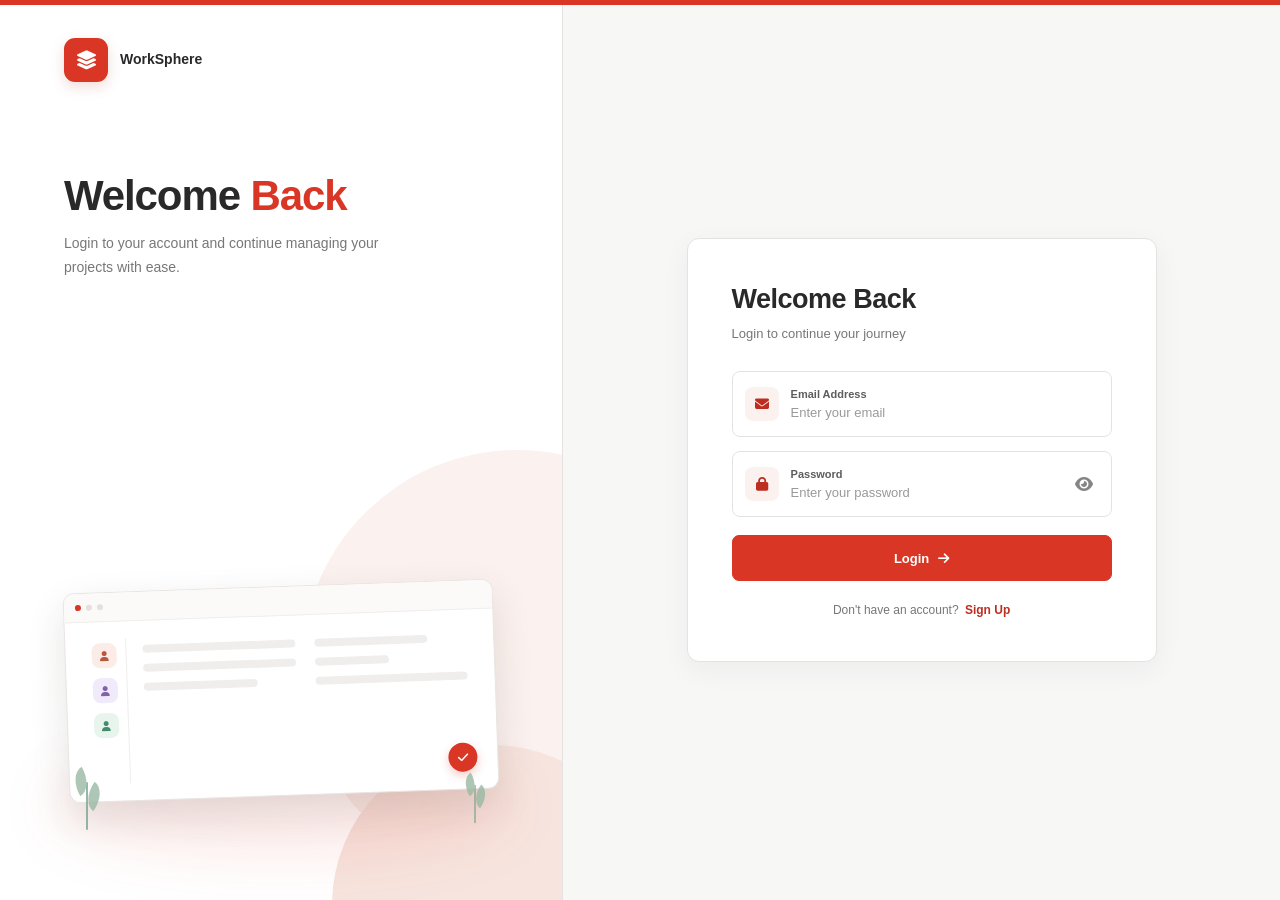
<file: HTML/projects.html>
<!DOCTYPE html>
<html lang="en">

<head>
    <meta charset="UTF-8">
    <meta name="viewport" content="width=device-width, initial-scale=1.0">

    <title>Project Management</title>

  <!-- css -->
    <link rel="stylesheet" href="../CSS/projects.css">
    <link rel="stylesheet" href="../CSS/style.css">
    <link rel="stylesheet" href="../CSS/layout.css">

    <!-- Font Awesome -->
    <link rel="stylesheet"
          href="https://cdnjs.cloudflare.com/ajax/libs/font-awesome/6.5.2/css/all.min.css">
</head>

<body>

    <main class="container">
        <section class="projects-page" aria-labelledby="projects-title">
            <header class="projects-heading">
                <div class="projects-heading-copy">
                    <span class="projects-heading-icon" aria-hidden="true">
                        <i class="fa-solid fa-folder-open"></i>
                    </span>
                    <div>
                        <h1 id="projects-title">Projects</h1>
                        <p>Manage and track all your projects in one place.</p>
                    </div>
                </div>
                <button class="add-project-btn" id="openProjectModal" type="button">
                    <i class="fa-solid fa-plus" aria-hidden="true"></i>
                    New Project
                </button>
            </header>

            <section class="projects-toolbar" aria-label="Project filters">
                <div class="project-filters" role="group" aria-label="Filter projects by status">
                    <button class="project-filter active" type="button" data-status="all" aria-pressed="true">
                        All Projects <span id="allProjectCount">0</span>
                    </button>
                    <button class="project-filter" type="button" data-status="In Progress" aria-pressed="false">In Progress</button>
                    <button class="project-filter" type="button" data-status="Not Started" aria-pressed="false">Not Started</button>
                    <button class="project-filter" type="button" data-status="Completed" aria-pressed="false">Completed</button>
                </div>
                <label class="project-search">
                    <i class="fa-solid fa-magnifying-glass" aria-hidden="true"></i>
                    <input id="projectSearch" type="search" placeholder="Search projects..." autocomplete="off">
                </label>
            </section>

            <section class="project-grid" id="projectGrid" aria-label="Projects" aria-live="polite"></section>
        </section>
    </main>


    <!-- ========================= -->
    <!-- ADD PROJECT POPUP -->
    <!-- ========================= -->

    <div class="modal" id="projectModal">

        <div class="modal-content">

            <!-- Modal Header -->
            <div class="modal-header">

                <h2 id="projectModalTitle">
                    <i class="fa-solid fa-plus" aria-hidden="true"></i>
                    Add New Project
                </h2>

                <button class="close-btn" id="closeProjectModal" type="button" aria-label="Close dialog">
                    <i class="fa-solid fa-xmark" aria-hidden="true"></i>
                </button>

            </div>


            <!-- Project Form -->
            <form id="projectForm">

                <div class="form-group">

                    <label for="projectName">
                        Project Name
                    </label>

                    <input
                        type="text"
                        id="projectName"
                        placeholder="Enter project name"
                        required>

                </div>


                <div class="form-group">

                    <label for="members">
                        Assigned Members
                    </label>

                    <input
                        type="text"
                        id="members"
                        placeholder="Enter member names">

                </div>

                <div class="form-group full-width manager-project-access">
                    <label for="assignedEmployees">Employee Project Access</label>
                    <select id="assignedEmployees" multiple size="4" aria-describedby="employeeAccessHelp"></select>
                    <small id="employeeAccessHelp">Hold Ctrl (Windows) or Command (Mac) to select multiple employees.</small>
                </div>


                <div class="form-group full-width">

                    <label for="description">
                        Project Description
                    </label>

                    <textarea
                        id="description"
                        placeholder="Enter project description"
                        required></textarea>

                </div>


                <div class="form-row">

                    <div class="form-group">

                        <label for="startDate">
                            Start Date
                        </label>

                        <input
                            type="date"
                            id="startDate"
                            required>

                    </div>


                    <div class="form-group">

                        <label for="deadline">
                            Deadline
                        </label>

                        <input
                            type="date"
                            id="deadline"
                            required>

                    </div>

                </div>


                <div class="form-group">

                    <label for="status">
                        Status
                    </label>

                    <select id="status" required>

                        <option value="">
                            Select Status
                        </option>

                        <option value="Not Started">
                            Not Started
                        </option>

                        <option value="In Progress">
                            In Progress
                        </option>

                        <option value="Completed">
                            Completed
                        </option>

                    </select>

                </div>


                <!-- Submit -->
                <button type="submit" class="submit-project-btn">
                    <i class="fa-solid fa-plus" aria-hidden="true"></i>
                    <span>Add Project</span>
                </button>

            </form>

        </div>

    </div>


   

    <script src="../JAVASCRIPT/app-access.js"></script>
    <script src="../JAVASCRIPT/layout.js"></script>
    <script>initLayout("projects");</script>
    <script src="../JAVASCRIPT/projects.js"></script>

</body>
</html>
</file>
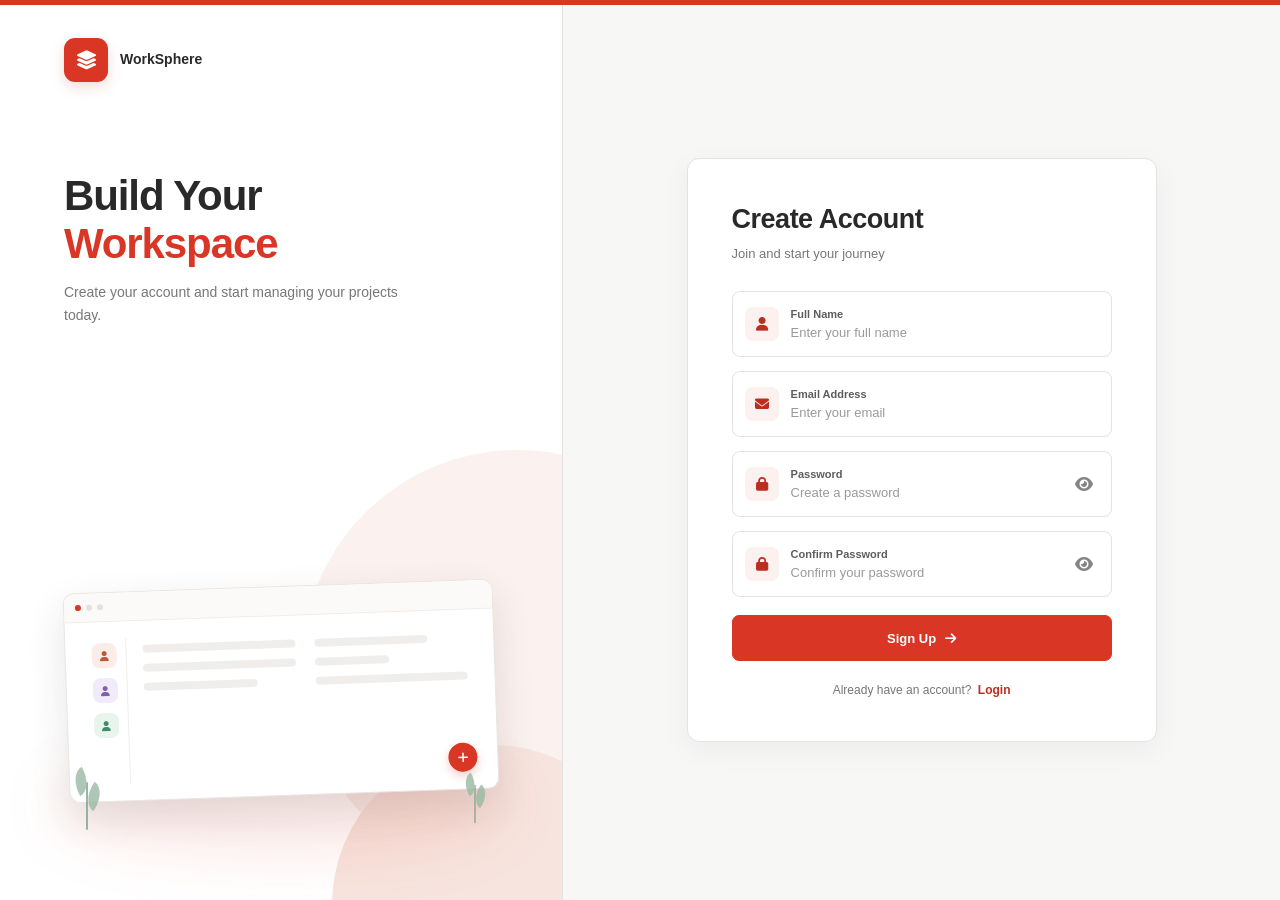
<file: HTML/signup.html>
<!DOCTYPE html>
<html lang="en">

<head>

    <meta charset="UTF-8">
    <meta name="viewport" content="width=device-width, initial-scale=1.0">

    <title>WorkSphere - Sign Up</title>

    <link rel="stylesheet" href="../CSS/signup.css">

    <!-- Font Awesome -->
    <link
        rel="stylesheet"
        href="https://cdnjs.cloudflare.com/ajax/libs/font-awesome/6.5.2/css/all.min.css"
    >

</head>

<body>

    <div class="signup-page">

        <!-- left side  -->
   
        <div class="left-section">

            <div class="brand">

                <div class="brand-logo">
                    <i class="fa-solid fa-layer-group"></i>
                </div>

                <div class="brand-name">
                    <span>WorkSphere</span>
                </div>

            </div>


            <div class="welcome-section">

                <h1>
                    Build Your
                    <span>Workspace</span>
                </h1>

                <p>
                    Create your account and start managing
                    your projects today.
                </p>

            </div>


            <!-- Dashboard Illustration -->

            <div class="illustration">

                <div class="illustration-glow"></div>

                <div class="dashboard-window">

                    <div class="window-top">

                        <span></span>
                        <span></span>
                        <span></span>

                    </div>

                    <div class="dashboard-content">

                        <div class="dashboard-sidebar">

                            <div class="mini-user blue">
                                <i class="fa-solid fa-user"></i>
                            </div>

                            <div class="mini-user purple">
                                <i class="fa-solid fa-user"></i>
                            </div>

                            <div class="mini-user light">
                                <i class="fa-solid fa-user"></i>
                            </div>

                        </div>


                        <div class="dashboard-lines">

                            <div class="line long"></div>
                            <div class="line medium"></div>

                            <div class="line long"></div>
                            <div class="line short"></div>

                            <div class="line medium"></div>
                            <div class="line long"></div>

                        </div>


                        <div class="add-circle">
                            <i class="fa-solid fa-plus"></i>
                        </div>

                    </div>

                </div>


                <!-- css decorative plants -->

                <div class="plant plant-left">

                    <div class="leaf leaf-one"></div>
                    <div class="leaf leaf-two"></div>
                    <div class="stem"></div>

                </div>


                <div class="plant plant-right">

                    <div class="leaf leaf-one"></div>
                    <div class="leaf leaf-two"></div>
                    <div class="stem"></div>

                </div>

            </div>

        </div>


        <!-- right side -->

        <div class="right-section">

            <div class="signup-box">

                <div class="form-heading">

                    <h2>Create Account</h2>

                    <p>
                        Join and start your journey
                    </p>

                </div>


                <form id="signupForm">


                    <!-- fullname -->

                    <div class="input-group">

                        <div class="input-icon">
                            <i class="fa-solid fa-user"></i>
                        </div>

                        <div class="input-content">

                            <label for="name">
                                Full Name
                            </label>

                            <input
                                type="text"
                                id="name"
                                placeholder="Enter your full name"
                                required
                            >

                        </div>

                    </div>


                    <!-- Email -->

                    <div class="input-group">

                        <div class="input-icon">
                            <i class="fa-solid fa-envelope"></i>
                        </div>

                        <div class="input-content">

                            <label for="email">
                                Email Address
                            </label>

                            <input
                                type="email"
                                id="email"
                                placeholder="Enter your email"
                                required
                            >

                        </div>

                    </div>


                    <!-- Password -->

                    <div class="input-group">

                        <div class="input-icon">
                            <i class="fa-solid fa-lock"></i>
                        </div>

                        <div class="input-content">

                            <label for="password">
                                Password
                            </label>

                            <input
                                type="password"
                                id="password"
                                placeholder="Create a password"
                                required
                            >

                        </div>

                        <span
                            class="password-toggle"
                            onclick="togglePassword('password')"
                        >
                            <i class="fa-solid fa-eye"></i>
                        </span>

                    </div>


                    <!-- Confirm Password -->

                    <div class="input-group">

                        <div class="input-icon">
                            <i class="fa-solid fa-lock"></i>
                        </div>

                        <div class="input-content">

                            <label for="confirmPassword">
                                Confirm Password
                            </label>

                            <input
                                type="password"
                                id="confirmPassword"
                                placeholder="Confirm your password"
                                required
                            >

                        </div>

                        <span
                            class="password-toggle"
                            onclick="togglePassword('confirmPassword')"
                        >
                            <i class="fa-solid fa-eye"></i>
                        </span>

                    </div>


                    <!-- Submit -->

                    <button type="submit">

                        <span>Sign Up</span>

                        <i class="fa-solid fa-arrow-right"></i>

                    </button>

                </form>


                <!-- Login -->

                <p class="login-text">

                    Already have an account?

                    <a href="login.html">
                        Login
                    </a>

                </p>

            </div>

        </div>

    </div>


    <script src="../JAVASCRIPT/signup.js"></script>

</body>

</html>
</file>
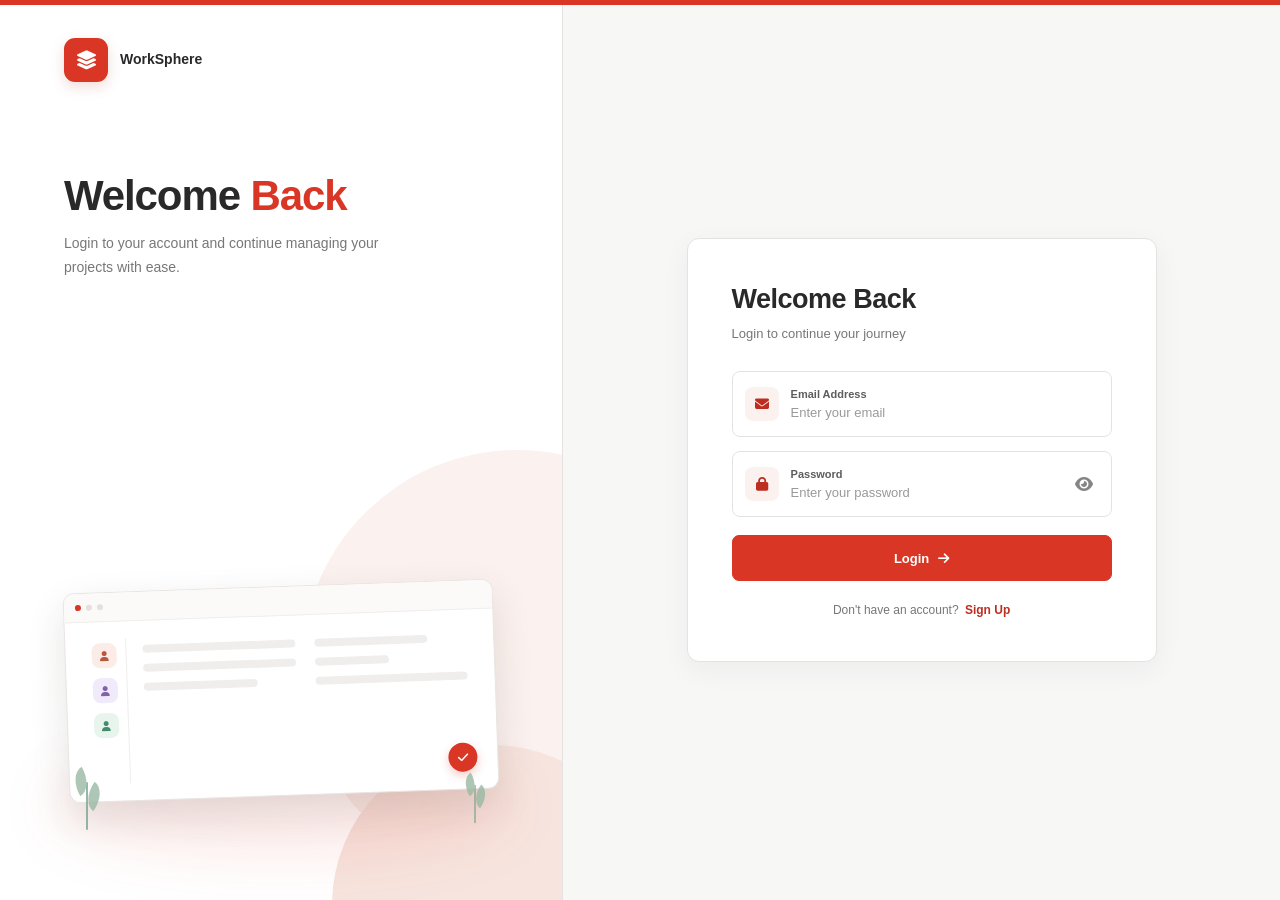
<file: HTML/tasks.html>
<!DOCTYPE html>
<html lang="en">

<head>
    <meta charset="UTF-8">
    <meta name="viewport" content="width=device-width, initial-scale=1.0">
    <title>Task Management</title>

    <link rel="stylesheet" href="../CSS/task.css">
    <link rel="stylesheet" href="../CSS/layout.css">
    <link rel="stylesheet" href="https://cdnjs.cloudflare.com/ajax/libs/font-awesome/6.5.2/css/all.min.css">
</head>

<body>
    <main class="tasks-page">
        <header class="tasks-page-heading">
            <div>
                <span class="tasks-eyebrow">WORKSPACE</span>
                <h1>Tasks</h1>
                <p id="taskScopeDescription">Keep track of your work, deadlines, and completed tasks.</p>
            </div>
            <button type="button" id="openTaskModal" class="tasks-add-button">
                <i class="fa-solid fa-plus" aria-hidden="true"></i>
                Add task
            </button>
        </header>

        <section class="tasks-panel" aria-labelledby="allTasksHeading">
            <div class="tasks-panel-heading">
                <div>
                    <span class="tasks-section-icon"><i class="fa-solid fa-list-check" aria-hidden="true"></i></span>
                    <div>
                        <h2 id="allTasksHeading">All Tasks</h2>
                        <p>Every task, with its current status and deadline.</p>
                    </div>
                </div>
                <label class="tasks-search">
                    <i class="fa-solid fa-magnifying-glass" aria-hidden="true"></i>
                    <input type="search" id="searchTask" placeholder="Search tasks..." aria-label="Search tasks">
                </label>
            </div>

            <div class="tasks-table-wrap">
                <table class="tasks-table">
                    <thead>
                        <tr>
                            <th scope="col">Task</th>
                            <th scope="col">Project</th>
                            <th scope="col">Assigned to</th>
                            <th scope="col">Due date</th>
                            <th scope="col">Priority</th>
                            <th scope="col">Status</th>
                            <th scope="col">Actions</th>
                        </tr>
                    </thead>
                    <tbody id="taskTableBody"></tbody>
                </table>
            </div>
            <p class="tasks-panel-footnote"><span id="taskCount">0</span> tasks</p>
        </section>

        <section class="tasks-panel calendar-panel" aria-labelledby="calendarHeading">
            <div class="tasks-panel-heading calendar-panel-heading">
                <div>
                    <span class="tasks-section-icon"><i class="fa-regular fa-calendar" aria-hidden="true"></i></span>
                    <div>
                        <h2 id="calendarHeading">Calendar</h2>
                        <p>See every deadline at a glance.</p>
                    </div>
                </div>
                <div class="calendar-controls" aria-label="Calendar navigation">
                    <button type="button" id="previousMonth" aria-label="Previous month">
                        <i class="fa-solid fa-chevron-left" aria-hidden="true"></i>
                    </button>
                    <button type="button" id="todayMonth">Today</button>
                    <button type="button" id="nextMonth" aria-label="Next month">
                        <i class="fa-solid fa-chevron-right" aria-hidden="true"></i>
                    </button>
                </div>
            </div>
            <h3 id="calendarMonth" class="calendar-month" aria-live="polite"></h3>
            <div id="taskCalendar" class="task-calendar" role="grid" aria-labelledby="calendarMonth"></div>
        </section>

        <section class="tasks-panel completed-panel" aria-labelledby="completedTasksHeading">
            <div class="tasks-panel-heading">
                <div>
                    <span class="tasks-section-icon completed-icon"><i class="fa-solid fa-circle-check" aria-hidden="true"></i></span>
                    <div>
                        <h2 id="completedTasksHeading">Completed Tasks</h2>
                        <p>Tasks marked complete, grouped by their due month.</p>
                    </div>
                </div>
                <span class="completed-count"><span id="completedTaskCount">0</span> completed</span>
            </div>
            <div id="completedTaskGroups" class="completed-task-groups"></div>
        </section>
    </main>

    <div id="taskModal" class="modal" role="dialog" aria-modal="true" aria-labelledby="taskModalHeading">
        <div class="modal-content">
            <button type="button" class="close" aria-label="Close task form">&times;</button>
            <h2 id="taskModalHeading">Add New Task</h2>
            <form id="taskForm">
                <label for="taskName">Task name</label>
                <input type="text" id="taskName" placeholder="Task name" required>

                <label for="taskDescription">Description</label>
                <textarea id="taskDescription" placeholder="Task description" rows="4" required></textarea>

                <div id="taskProjectField">
                    <label for="taskProject">Project</label>
                    <select id="taskProject" required>
                        <option value="">Select a project</option>
                    </select>
                </div>
                <p id="lockedTaskProject" hidden></p>

                <label for="assignedTo">Assigned to</label>
                <select id="assignedTo" required disabled>
                    <option value="">Loading team members...</option>
                </select>
                <small id="assignedToHelp" class="assignee-help" aria-live="polite">Loading team members...</small>

                <label for="priority">Priority</label>
                <select id="priority" required>
                    <option value="">Select priority</option>
                    <option value="High">High</option>
                    <option value="Medium">Medium</option>
                    <option value="Low">Low</option>
                </select>

                <label for="deadline">Due date</label>
                <input type="date" id="deadline" required>

                <label for="status">Status</label>
                <select id="status" required>
                    <option value="">Select status</option>
                    <option value="To Do">To Do</option>
                    <option value="In Progress">In Progress</option>
                    <option value="Completed">Completed</option>
                </select>

                <button type="submit" class="tasks-add-button">
                    <i class="fa-solid fa-plus" aria-hidden="true"></i>
                    Add Task
                </button>
            </form>
        </div>
    </div>

    <script src="../JAVASCRIPT/app-access.js"></script>
    <script src="../JAVASCRIPT/layout.js"></script>
    <script>initLayout("tasks");</script>
    <script src="../JAVASCRIPT/tasks.js"></script>
</body>

</html>
</file>
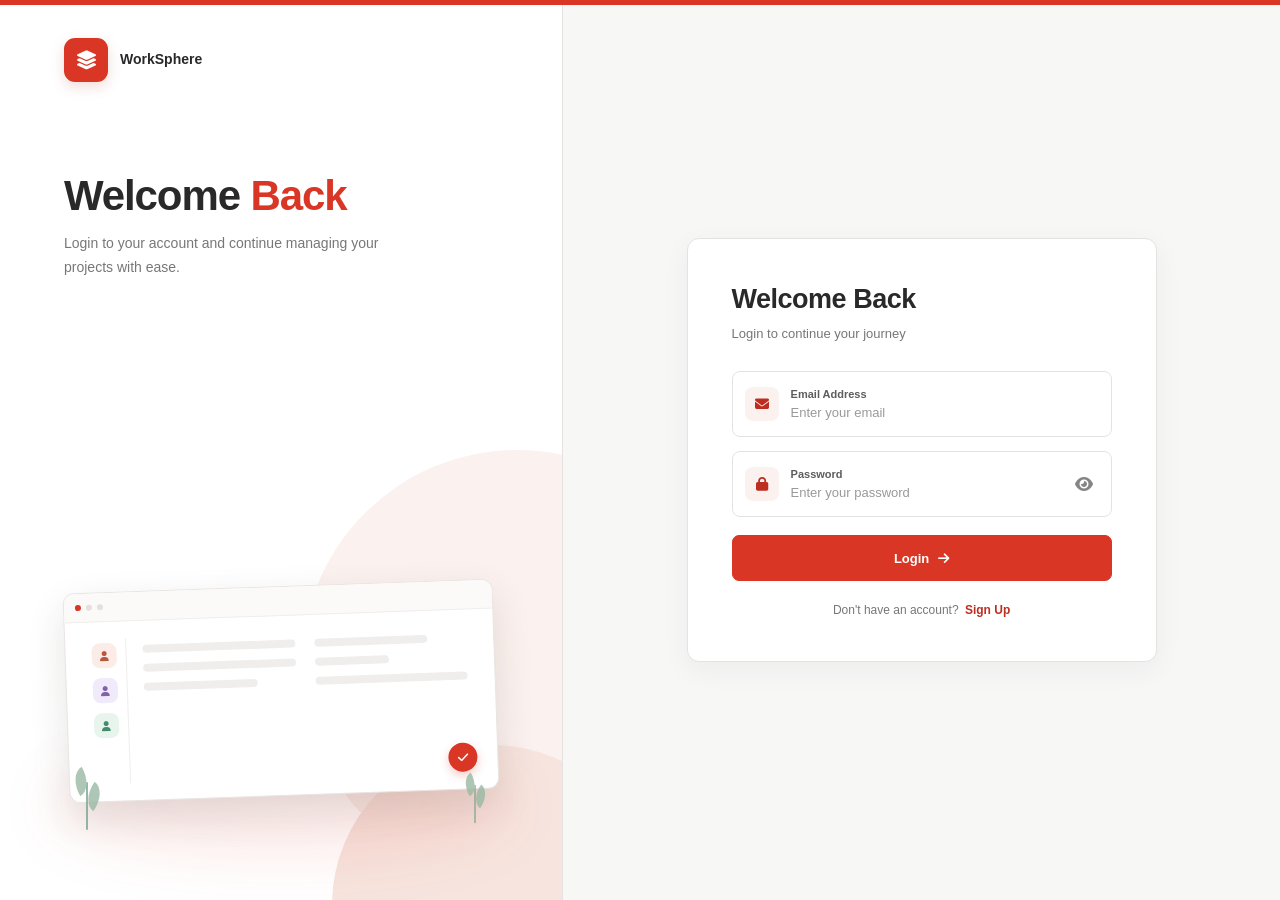
<file: HTML/team.html>
<!DOCTYPE html>
<html lang="en">
<head>
    <meta charset="UTF-8">
    <meta name="viewport" content="width=device-width, initial-scale=1.0">

    <title>Team Members - Project Management System</title>

    <link rel="stylesheet" href="../CSS/team.css">
    <link rel="stylesheet" href="../CSS/layout.css">
    <link rel="stylesheet"
        href="https://cdnjs.cloudflare.com/ajax/libs/font-awesome/6.5.2/css/all.min.css">
</head>

<body>
    <div class="container">
        <main class="main-content">
            <div class="page-content">
                <section class="team-page">

                    <!-- Page Header -->
                    <header class="team-header">
                        <div>
                            <h1>Team Members</h1>
                            <p id="teamScopeDescription">Manage team members and view their project assignments.</p>
                        </div>

                        <button type="button" id="addTeamMemberBtn"
                            class="add-team-btn">
                            <i class="fa-solid fa-plus"></i>
                            Add Team Member
                        </button>
                    </header>

                    <!-- Project Dropdown -->
                    <div class="team-toolbar">
                        <div class="project-selector">
                            <label for="projectSelect">Select Project</label>

                            <div class="select-wrap">
                                <i class="fa-solid fa-folder-open"></i>
                                <select id="projectSelect">
                                    <option value="">Loading projects...</option>
                                </select>
                            </div>
                        </div>
                    </div>

                    <!-- Selected Project Summary -->
                    <div class="selected-project-summary">
                        <div class="summary-icon">
                            <i class="fa-solid fa-folder-open"></i>
                        </div>

                        <div class="summary-copy">
                            <h2 id="selectedProjectName">Select a project</h2>
                            <p id="selectedProjectDescription">
                                Choose a project from the dropdown to view its team.
                            </p>
                        </div>

                        <div class="summary-count">
                            <strong id="memberCount">0</strong>
                            <span>Team Members</span>
                        </div>
                    </div>

                    <!-- Add/Edit Member Form -->
                    <div class="form-box" id="memberFormBox">
                        <div class="form-title">
                            <div>
                                <h3 id="formHeading">Add Team Member</h3>
                                <p>Add a member to an existing project.</p>
                            </div>

                            <button type="button" id="closeFormBtn"
                                class="close-form" aria-label="Close form">
                                <i class="fa-solid fa-xmark"></i>
                            </button>
                        </div>

                        <form id="teamForm">
                            <div class="form-field">
                                <label for="name">Full Name</label>
                                <input type="text" id="name"
                                    placeholder="Enter full name" required>
                            </div>

                            <div class="form-field">
                                <label for="email">Email Address</label>
                                <input type="email" id="email"
                                    placeholder="Enter email address" required>
                            </div>

                            <div class="form-field">
                                <label for="department">Department</label>
                                <input type="text" id="department"
                                    placeholder="Enter department" required>
                            </div>

                            <div class="form-field">
                                <label for="projectName">Project Name</label>
                                <input type="text" id="projectName"
                                    list="projectList"
                                    placeholder="Select an existing project" required>
                                <datalist id="projectList"></datalist>
                            </div>

                            <div class="form-field">
                                <label for="role">Role in Project</label>
                                <input type="text" id="role"
                                    placeholder="e.g. Developer" required>
                            </div>

                            <div class="form-buttons">
                                <button type="button" id="cancelBtn"
                                    class="cancel-btn">
                                    Cancel
                                </button>

                                <button type="submit" class="save-member-btn">
                                    <i class="fa-solid fa-user-plus"></i>
                                    Add Member
                                </button>
                            </div>
                        </form>
                    </div>

                    <!-- Project Team -->
                    <section class="members-section">
                        <div class="members-section-heading">
                            <div>
                                <h2>Project Team</h2>
                                <p id="membersSubtitle">
                                    Select a project to see its team members.
                                </p>
                            </div>

                            <span class="live-label">
                                <span></span> Live List
                            </span>
                        </div>

                        <div id="membersContainer" class="members-grid">
                            <div class="empty-state">
                                <div class="empty-state-icon">
                                    <i class="fa-solid fa-people-group"></i>
                                </div>
                                <h3>Choose a project</h3>
                                <p>
                                    Team members assigned to your selected project
                                    will appear here.
                                </p>
                            </div>
                        </div>

                        <div id="searchEmptyState"
                            class="empty-state search-empty" hidden>
                            <div class="empty-state-icon">
                                <i class="fa-solid fa-magnifying-glass"></i>
                            </div>
                            <h3>No matching team members</h3>
                            <p>Try another name, email, role or department.</p>
                        </div>
                    </section>

                </section>
            </div>
        </main>
    </div>

    <script src="../JAVASCRIPT/app-access.js"></script>
    <script src="../JAVASCRIPT/layout.js"></script>
    <script>
        if (typeof initLayout === "function") {
            initLayout("team");
        }
    </script>
    <script src="../JAVASCRIPT/team.js"></script>
</body>
</html>
</file>
<file: CSS/style.css>
/* ================= GLOBAL ================= */
:root {
    --navy: #292929;
    --navy-dark: #202020;
    --green: #b9573f;
    --green-dark: #a34833;
    --background: #f7f7f6;
    --text: #343434;
    --muted: #777777;
    --border: #e5e3e1;
    --white: #ffffff;
}

* {
    margin: 0;
    padding: 0;
    box-sizing: border-box;
}

html {
    scroll-behavior: smooth;
    scroll-padding-top: 95px;
}

body {
    font-family: "Segoe UI", Arial, sans-serif;
    background: var(--background);
    color: var(--text);
    line-height: 1.6;
}

a {
    color: inherit;
    text-decoration: none;
}

button,
input {
    font: inherit;
}

button,
a {
    -webkit-tap-highlight-color: transparent;
}

section {
    scroll-margin-top: 90px;
}

/* ================= NAVBAR ================= */
.navbar {
    width: 100%;
    min-height: 76px;
    padding: 14px 6%;
    display: flex;
    align-items: center;
    justify-content: space-between;
    gap: 30px;
    position: sticky;
    top: 0;
    z-index: 1000;
    background: rgba(255, 255, 255, 0.97);
    border-bottom: 1px solid rgba(229, 227, 225, 0.9);
    backdrop-filter: blur(14px);
}

/* WorkSphere Logo */

.logo {
    display: inline-flex;
    align-items: center;
    gap: 12px;
    flex-shrink: 0;
    color: #292929;
    text-decoration: none;
    font-family: "Segoe UI", Arial, sans-serif;
    font-size: 29px;
    font-weight: 750;
    letter-spacing: -1.2px;
}

.logo-icon {
    display: grid;
    place-items: center;
    width: 48px;
    height: 48px;
    flex-shrink: 0;
    border-radius: 14px;
    background: #b9573f;
    color: #ffffff;
    font-size: 29px;
    line-height: 1;
}

.logo-text {
    color: #292929;
    white-space: nowrap;
}

@media (max-width: 520px) {
    .logo {
        gap: 9px;
        font-size: 23px;
    }

    .logo-icon {
        width: 42px;
        height: 42px;
        border-radius: 12px;
        font-size: 25px;
    }
}

.nav-links {
    margin-left: auto;
    display: flex;
    justify-content: flex-end;
    align-items: center;
    gap: clamp(15px, 2.1vw, 30px);
}

.nav-links > a:not(.nav-button) {
    color: #565656;
    font-size: 14px;
    font-weight: 600;
    white-space: nowrap;
    transition: color 0.2s ease;
}

.nav-links > a:not(.nav-button):hover,
.nav-links > a.active {
    color: var(--green);
}

.nav-button,
.primary-btn,
.cta-button {
    display: inline-flex;
    justify-content: center;
    align-items: center;
    min-height: 44px;
    padding: 11px 21px;
    border: 1px solid var(--green);
    border-radius: 7px;
    background: var(--green);
    color: var(--white);
    font-size: 14px;
    font-weight: 700;
    transition: background 0.2s ease, transform 0.2s ease,
                box-shadow 0.2s ease;
}

.nav-button:hover,
.primary-btn:hover,
.cta-button:hover {
    background: var(--green-dark);
    border-color: var(--green-dark);
    transform: translateY(-2px);
    box-shadow: 0 7px 18px rgba(185, 87, 63, 0.18);
}

.mobile-menu-btn {
    display: none;
    width: 42px;
    height: 42px;
    border: 1px solid var(--border);
    border-radius: 8px;
    background: var(--white);
    color: var(--navy);
    cursor: pointer;
    font-size: 18px;
}

/* ================= HERO ================= */
.hero {
    min-height: 570px;
    padding: 85px 8%;
    display: grid;
    grid-template-columns: minmax(0, 1.1fr) minmax(340px, 0.9fr);
    align-items: center;
    gap: 65px;
    overflow: hidden;
    background:
        radial-gradient(circle at 80% 15%, rgba(185, 87, 63, 0.09), transparent 28%),
        linear-gradient(120deg, #faf9f8 0%, #f0eeec 100%);
}

.hero-content {
    max-width: 650px;
}

.hero-label,
.section-eyebrow {
    display: inline-block;
    color: var(--green);
    font-size: 12px;
    font-weight: 800;
    letter-spacing: 2px;
}

.hero h1 {
    margin: 19px 0;
    color: var(--navy);
    font-size: clamp(34px, 4vw, 52px);
    font-weight: 780;
    line-height: 1.19;
    letter-spacing: -1.7px;
}

.hero-content > p {
    max-width: 520px;
    color: var(--muted);
    font-size: 16px;
    line-height: 1.85;
}

.hero-buttons {
    margin-top: 29px;
    display: flex;
    flex-wrap: wrap;
    gap: 13px;
}

.primary-btn {
    min-height: 48px;
    padding: 12px 25px;
}

.secondary-btn {
    display: inline-flex;
    align-items: center;
    justify-content: center;
    min-height: 48px;
    padding: 12px 23px;
    border: 1px solid #dedbd8;
    border-radius: 7px;
    background: var(--white);
    color: var(--navy);
    font-size: 14px;
    font-weight: 700;
    transition: border-color 0.2s ease, background 0.2s ease;
}

.secondary-btn:hover {
    border-color: var(--green);
    background: #fbf1ee;
}

/* ================= DASHBOARD PREVIEW ================= */
.dashboard-preview {
    width: 100%;
    max-width: 470px;
    justify-self: end;
    padding: 23px;
    border: 1px solid #e5e2df;
    border-radius: 15px;
    background: var(--white);
    box-shadow: 0 24px 65px rgba(45, 38, 34, 0.10);
    transform: rotate(1deg);
}

.preview-header {
    display: flex;
    align-items: center;
    justify-content: space-between;
    gap: 10px;
}

.preview-title {
    color: var(--navy);
    font-size: 15px;
    font-weight: 750;
}

.preview-dots {
    display: flex;
    gap: 5px;
}

.preview-dots span {
    width: 7px;
    height: 7px;
    border-radius: 50%;
    background: #d8d5d2;
}

.preview-dots span:first-child {
    background: #b9573f;
}

.preview-dots span:nth-child(2) {
    background: #a9a39d;
}

.preview-tabs {
    display: flex;
    gap: 23px;
    margin-top: 25px;
}

.preview-tabs button {
    padding: 0 0 10px;
    border: 0;
    border-bottom: 2px solid transparent;
    background: transparent;
    color: #85817d;
    font-size: 13px;
    font-weight: 650;
    cursor: pointer;
}

.preview-tabs button.active {
    color: var(--green);
    border-bottom-color: var(--green);
}

.preview-line {
    height: 1px;
    margin-bottom: 10px;
    background: #efedeb;
}

.project-item {
    min-width: 0;
    display: flex;
    align-items: center;
    gap: 10px;
    padding: 14px 5px;
    border-bottom: 1px solid #efedeb;
}

.project-item:last-child {
    border-bottom: 0;
}

.project-icon {
    display: grid;
    place-items: center;
    width: 34px;
    height: 34px;
    flex-shrink: 0;
    border-radius: 9px;
    background: #f7e8e3;
    color: var(--green);
    font-size: 14px;
}

.preview-item-name {
    min-width: 0;
    flex: 1;
    color: #4c4a48;
    font-size: 12px;
    font-weight: 650;
}

.project-status {
    flex-shrink: 0;
    padding: 5px 8px;
    border-radius: 5px;
    background: #f7eee0;
    color: #956c36;
    font-size: 10px;
    font-weight: 700;
}

.project-item:last-child .project-status {
    background: #f7e8e3;
    color: #a34833;
}

/* ================= FEATURES ================= */
.features-section {
    padding: 88px 8%;
    background: var(--white);
}

.section-heading {
    max-width: 650px;
    margin: 0 auto 42px;
    text-align: center;
}

.section-heading > span {
    color: var(--green);
    font-size: 12px;
    font-weight: 800;
    letter-spacing: 2px;
}

.section-heading h2 {
    margin-top: 10px;
    color: var(--navy);
    font-size: clamp(25px, 3vw, 34px);
    line-height: 1.3;
    letter-spacing: -0.7px;
}

.section-heading > p {
    margin-top: 12px;
    color: var(--muted);
    font-size: 14px;
}

.features-grid {
    display: grid;
    grid-template-columns: repeat(3, minmax(0, 1fr));
    gap: 21px;
    max-width: 1200px;
    margin: 0 auto;
}

.feature-card {
    padding: 27px 24px;
    border: 1px solid var(--border);
    border-radius: 11px;
    background: var(--white);
    opacity: 0;
    transform: translateY(14px);
    transition: opacity 0.5s ease, transform 0.5s ease,
                box-shadow 0.25s ease, border-color 0.25s ease;
}

.feature-card.visible {
    opacity: 1;
    transform: translateY(0);
}

.feature-card.visible:hover {
    transform: translateY(-5px);
    border-color: #e5c5bb;
    box-shadow: 0 14px 30px rgba(45, 38, 34, 0.07);
}

.feature-icon {
    display: grid;
    place-items: center;
    width: 48px;
    height: 48px;
    margin-bottom: 18px;
    border-radius: 11px;
    background: #f7e8e3;
    color: var(--green);
    font-size: 20px;
}

.feature-card h3 {
    margin-bottom: 8px;
    color: var(--navy);
    font-size: 17px;
}

.feature-card p {
    color: var(--muted);
    font-size: 13px;
    line-height: 1.8;
}

/* ================= SOLUTIONS CTA ================= */
.cta-section {
    padding: 85px 8%;
    background:
        radial-gradient(circle at 10% 15%, rgba(255, 255, 255, 0.06), transparent 25%),
        linear-gradient(120deg, #393431, #242220);
    color: var(--white);
}

.cta-content {
    max-width: 780px;
    margin: 0 auto;
    text-align: center;
}

.cta-content > span {
    color: #e9b4a5;
    font-size: 12px;
    font-weight: 800;
    letter-spacing: 2px;
}

.cta-content h2 {
    margin: 12px 0;
    font-size: clamp(29px, 4vw, 39px);
    line-height: 1.3;
}

.cta-content p {
    margin-bottom: 25px;
    color: #ded9d5;
    font-size: 14px;
}

.cta-button {
    background: var(--green);
    color: var(--white);
}

/* ================= RESOURCES ================= */
.resources-section {
    padding: 82px 8%;
    background: #f5f4f2;
}

.resources-content {
    max-width: 900px;
    margin: 0 auto;
}

.resources-content h2 {
    margin-top: 10px;
    color: var(--navy);
    font-size: clamp(27px, 3.5vw, 36px);
    line-height: 1.3;
}

.resources-content > p {
    max-width: 680px;
    margin-top: 12px;
    color: var(--muted);
    font-size: 15px;
    line-height: 1.8;
}

.resource-links {
    display: grid;
    grid-template-columns: repeat(2, minmax(0, 1fr));
    gap: 18px;
    margin-top: 30px;
}

.resource-links > a {
    display: flex;
    align-items: center;
    gap: 14px;
    min-width: 0;
    padding: 20px;
    border: 1px solid var(--border);
    border-radius: 10px;
    background: var(--white);
    transition: border-color 0.2s ease, transform 0.2s ease,
                box-shadow 0.2s ease;
}

.resource-links > a:hover {
    transform: translateY(-3px);
    border-color: #e5c5bb;
    box-shadow: 0 10px 25px rgba(45, 38, 34, 0.06);
}

.resource-links > a > i:first-child {
    display: grid;
    place-items: center;
    width: 43px;
    height: 43px;
    flex-shrink: 0;
    border-radius: 9px;
    background: #f7e8e3;
    color: var(--green);
    font-size: 18px;
}

.resource-links > a > span {
    display: flex;
    flex: 1;
    flex-direction: column;
    gap: 3px;
}

.resource-links strong {
    color: var(--navy);
    font-size: 14px;
}

.resource-links small {
    color: var(--muted);
    font-size: 12px;
    line-height: 1.5;
}

.resource-links > a > i:last-child {
    color: #96908b;
    font-size: 13px;
}

/* ================= ABOUT US ================= */
.about-section {
    padding: 85px 8%;
    background: var(--white);
}

.about-content {
    max-width: 760px;
    margin: 0 auto;
    text-align: center;
}

.about-icon {
    display: grid;
    place-items: center;
    width: 58px;
    height: 58px;
    margin: 0 auto 20px;
    border-radius: 15px;
    background: #f7e8e3;
    color: var(--green);
    font-size: 24px;
}

.about-content h2 {
    margin: 11px 0 14px;
    color: var(--navy);
    font-size: clamp(27px, 3.5vw, 36px);
    line-height: 1.3;
}

.about-content p {
    max-width: 650px;
    margin: 0 auto 25px;
    color: var(--muted);
    font-size: 15px;
    line-height: 1.9;
}

/* ================= FOOTER ================= */
.footer {
    padding: 55px 8% 0;
    background: #242220;
    color: #e0dcda;
}

.footer-top {
    display: grid;
    grid-template-columns: 1.6fr repeat(3, 1fr);
    gap: 38px;
    max-width: 1200px;
    margin: 0 auto;
    padding-bottom: 40px;
}

.footer .logo {
    color: var(--white);
}

.footer-brand > p {
    max-width: 250px;
    margin-top: 15px;
    color: #c4bfbb;
    font-size: 13px;
    line-height: 1.8;
}

.footer-column {
    display: flex;
    flex-direction: column;
    align-items: flex-start;
    gap: 10px;
}

.footer-column h4 {
    margin-bottom: 5px;
    color: var(--white);
    font-size: 14px;
}

.footer-column a {
    color: #c4bfbb;
    font-size: 13px;
    transition: color 0.2s ease;
}

.footer-column a:hover {
    color: #e9b4a5;
}

.footer-bottom {
    max-width: 1200px;
    margin: 0 auto;
    padding: 19px 0;
    border-top: 1px solid rgba(255, 255, 255, 0.13);
    text-align: center;
}

.footer-bottom p {
    color: #c4bfbb;
    font-size: 12px;
}

/* ================= RESPONSIVE ================= */
@media (max-width: 1000px) {
    .navbar {
        padding-inline: 4%;
    }

    .nav-links {
        gap: 15px;
    }

    .hero {
        padding-inline: 6%;
        gap: 35px;
    }

    .features-section,
    .resources-section,
    .about-section,
    .cta-section {
        padding-inline: 6%;
    }

    .features-grid {
        gap: 15px;
    }

    .footer {
        padding-inline: 6%;
    }
}

@media (max-width: 780px) {
    .navbar {
        min-height: 70px;
    }

    .mobile-menu-btn {
        display: inline-grid;
        place-items: center;
        margin-left: auto;
    }

    .nav-links {
        display: none;
        position: absolute;
        top: calc(100% + 1px);
        left: 0;
        right: 0;
        margin: 0;
        padding: 18px 5% 22px;
        flex-direction: column;
        align-items: stretch;
        gap: 0;
        background: var(--white);
        border-bottom: 1px solid var(--border);
        box-shadow: 0 15px 25px rgba(45, 38, 34, 0.08);
    }

    .nav-links.open {
        display: flex;
    }

    .nav-links > a:not(.nav-button) {
        padding: 12px 3px;
    }

    .nav-links .nav-button {
        margin-top: 10px;
    }

    .hero {
        grid-template-columns: 1fr;
        padding: 65px 7%;
    }

    .hero-content {
        max-width: 700px;
    }

    .dashboard-preview {
        justify-self: center;
        max-width: 560px;
        transform: none;
    }

    .features-grid {
        grid-template-columns: repeat(2, minmax(0, 1fr));
    }

    .footer-top {
        grid-template-columns: repeat(2, minmax(0, 1fr));
    }

    .footer-brand {
        grid-column: 1 / -1;
    }
}

@media (max-width: 520px) {
    .logo {
        font-size: 21px;
    }

    .logo-icon {
        width: 35px;
        height: 35px;
        font-size: 23px;
    }

    .hero {
        padding: 52px 5%;
    }

    .hero h1 {
        font-size: 34px;
        letter-spacing: -1px;
    }

    .hero-content > p {
        font-size: 14px;
    }

    .hero-buttons {
        align-items: stretch;
        flex-direction: column;
    }

    .hero-buttons a {
        width: 100%;
    }

    .dashboard-preview {
        padding: 17px 13px;
    }

    .preview-tabs {
        gap: 17px;
    }

    .project-item {
        gap: 7px;
    }

    .preview-item-name {
        font-size: 11px;
    }

    .project-status {
        padding: 4px 6px;
        font-size: 9px;
    }

    .features-section,
    .resources-section,
    .about-section {
        padding: 60px 5%;
    }

    .features-grid,
    .resource-links {
        grid-template-columns: 1fr;
    }

    .feature-card {
        padding: 22px;
    }

    .cta-section {
        padding: 65px 5%;
    }

    .footer {
        padding: 42px 6% 0;
    }

    .footer-top {
        gap: 28px 20px;
    }
}

@media (prefers-reduced-motion: reduce) {
    html {
        scroll-behavior: auto;
    }

    *,
    *::before,
    *::after {
        animation-duration: 0.01ms !important;
        animation-iteration-count: 1 !important;
        transition-duration: 0.01ms !important;
    }

    .feature-card {
        opacity: 1;
        transform: none;
    }
}
</file>
<file: CSS/dashboard.css>
* {
  margin: 0;
  padding: 0;
  box-sizing: border-box;
  font-family: Arial, Helvetica, sans-serif;
}
body {
  min-height: 100vh;
  background: #f5f5f5;
  color: #222;
  display: grid;
  grid-template-columns: 240px minmax(0, 1fr);
  grid-template-rows: auto 1fr auto;
  grid-template-areas:
    "header main"
    "nav main"
    "footer footer";
}
/* Navigation */
/* Header */
header {
  grid-area: header;
  background: black;
  color: #fff;
  text-align: center;
  padding: 18px;
}
/* Navigation */
nav {
  grid-area: nav;
  background: #34495e;
}
nav ul {
  list-style: none;
  display: flex;
  flex-direction: column;
}
nav ul li a {
  display: block;
  color: #fff;
  text-decoration: none;
  padding: 15px 20px;
  transition: 0.3s;
}
nav ul li a:hover,
nav ul li a.active {
  background: #1abc9c;
}
/* main content */
.main-content {
  grid-area: main;
  flex: 1;
  width: 100%;
  background: #f5f5f5;
}
.dashboard-content {
  width: 100%;
  max-width: 1280px;
  margin: 0 auto;
  padding: 24px 30px 40px;
}
.dashboard-heading {
  display: flex;
  justify-content: space-between;
  align-items: center;
  margin-bottom: 22px;
}
.dashboard-heading h1 {
  color: #222222;
  font-size: 21px;
  margin-bottom: 5px;
}
.dashboard-heading p {
  color: #666666;
  font-size: 13px;
}
.dashboard-box {
  background: white;
  padding: 25px;
  margin: 5px;
  border-radius: 10px;
  box-shadow: 0 2px 10px rgba(0, 0, 0, 0.1);
  box-sizing: border-box;
  flex: 1;
}
.dashboard-box h2 {
  margin-top: 0;
}
.dashboard-box p {
  margin-bottom: 0;
}
.dashboard-eyebrow {
  display: inline-block;
  margin-bottom: 5px;
  color: #a34833;
  font-size: 10px;
  font-weight: 750;
  letter-spacing: 1.2px;
}
.user-info {
  display: flex;
  align-items: center;
  gap: 8px;
  color: #333333;
  font-weight: bold;
  font-size: 13px;
}
.user-info i {
  color: #2eaa70;
  font-size: 29px;
}
.stats-container {
  display: grid;
  grid-template-columns: repeat(4, 1fr);
  gap: 15px;
  margin-bottom: 18px;
}
.stat-card {
  background: #ffffff;
  border: 1px solid #dddddd;
  border-radius: 7px;
  padding: 17px;
  display: flex;
  align-items: center;
  min-height: 90px;
  transition: 0.25s;
}
.stat-card:hover {
  transform: translateY(-2px);
  background: #ffffff;
}
.stat-icon {
  width: 45px;
  height: 45px;
  border-radius: 6px;
  background: #2eaa70;
  color: white;
  display: flex;
  align-items: center;
  justify-content: center;
  margin-right: 12px;
  font-size: 18px;
}
.stat-details h3 {
  color: #222222;
  font-size: 23px;
  margin-bottom: 2px;
}
.stat-details p {
  color: #666666;
  font-size: 12px;
}
.dashboard-grid {
  display: grid;
  grid-template-columns: 2fr 1fr;
  gap: 18px;
  margin-bottom: 18px;
}
.dashboard-card {
  background: #ffffff;
  border: 1px solid #dddddd;
  border-radius: 7px;
  padding: 18px;
}
.card-header {
  display: flex;
  align-items: center;
  justify-content: space-between;
  border-bottom: 1px solid #dddddd;
  padding-bottom: 12px;
  margin-bottom: 10px;
}
.card-header h2 {
  color: #222222;
  font-size: 16px;
}
.card-header h2 i {
  color: #2eaa70;
  margin-right: 6px;
}
.card-header a {
  color: #2eaa70;
  text-decoration: none;
  font-size: 12px;
  font-weight: bold;
}
.card-header a:hover {
  color: #238557;
}
.project-item {
  display: flex;
  align-items: center;
  justify-content: space-between;
  padding: 11px 0;
  border-bottom: 1px solid #eeeeee;
}
.project-item:last-child {
  border-bottom: none;
}
.project-name {
  color: #333333;
  font-weight: bold;
  font-size: 13px;
}
.project-status {
  padding: 5px 9px;
  border-radius: 12px;
  background: #dff3e8;
  color: #237a4c;
  font-size: 10px;
}
.empty-message {
  text-align: center;
  color: #777777;
  font-size: 12px;
  padding: 20px 0;
}
.task-overview {
  display: flex;
  flex-direction: column;
}
.task-item {
  display: flex;
  align-items: center;
  justify-content: space-between;
  padding: 10px 12px;
  margin-bottom: 8px;
  border-radius: 5px;
  background: #f1f1f1;
}
.task-item span {
  color: #555555;
  font-size: 12px;
}
.task-item strong {
  color: #222222;
  background: #ffffff;
  padding: 4px 9px;
  border-radius: 4px;
  font-size: 12px;
}
.quick-actions {
  background: #ffffff;
  border: 1px solid #dddddd;
  border-radius: 7px;
  padding: 18px;
}
.quick-actions h2 {
  color: #222222;
  font-size: 17px;
  margin-bottom: 14px;
}
.action-buttons {
  display: grid;
  grid-template-columns: repeat(4, 1fr);
  gap: 12px;
}
.action-btn {
  display: block;
  background: #2eaa70;
  color: white;
  text-decoration: none;
  text-align: center;
  padding: 11px 8px;
  border-radius: 5px;
  font-size: 12px;
  font-weight: bold;
  transition: 0.25s;
}
.action-btn i {
  margin-right: 5px;
}
.action-btn:hover {
  background: #238557;
  transform: translateY(-1px);
}
.footer {
  grid-area: footer;
  width: 100%;
  background: #222222;
  color: white;
  text-align: center;
  padding: 16px 20px;
  font-size: 12px;
  margin-top: auto;
}
/* The overall dashboard keeps its unique styling inside the shared layout shell. */
.layout-overall-dashboard .dashboard-content {
  max-width: 1280px;
  padding-top: 20px;
}
.layout-overall-dashboard .dashboard-heading {
  align-items: stretch;
  gap: 16px;
  margin-bottom: 20px;
}
.layout-overall-dashboard .dashboard-box {
  position: relative;
  overflow: hidden;
  padding: 22px 24px;
  border: 1px solid #f0e2de;
  border-radius: 14px;
  background: linear-gradient(110deg, #ffffff 60%, #fff8f6);
  box-shadow: 0 8px 24px rgb(37 41 50 / 5%);
}
.layout-overall-dashboard .dashboard-box::before {
  position: absolute;
  inset: 0 auto 0 0;
  width: 4px;
  background: #d96c54;
  content: "";
}
.layout-overall-dashboard .user-info {
  align-self: center;
  padding: 12px 16px;
  border: 1px solid #e9eaed;
  border-radius: 12px;
  background: #ffffff;
}
.layout-overall-dashboard .user-info i {
  color: #d96c54;
}
.layout-overall-dashboard .stats-container {
  grid-template-columns: repeat(4, minmax(0, 1fr));
  gap: 14px;
  margin-bottom: 20px;
}
.layout-overall-dashboard .stat-card {
  gap: 2px;
  min-height: 104px;
  padding: 18px;
  border-color: #e9eaed;
  border-radius: 13px;
  box-shadow: 0 5px 18px rgb(37 41 50 / 4%);
}
.layout-overall-dashboard .stat-icon {
  flex: 0 0 44px;
  border-radius: 12px;
  background: #fbece8;
  color: #be5944;
}
.layout-overall-dashboard .dashboard-grid {
  grid-template-columns: minmax(0, 1.5fr) minmax(260px, 0.8fr);
  gap: 16px;
}
.layout-overall-dashboard .dashboard-card {
  border-color: #e9eaed;
  border-radius: 13px;
  box-shadow: 0 5px 18px rgb(37 41 50 / 4%);
}
.layout-overall-dashboard .card-header h2 i,
.layout-overall-dashboard .card-header a {
  color: #be5944;
}
.layout-overall-dashboard .project-item {
  gap: 12px;
  padding: 13px 2px;
}
.layout-overall-dashboard .project-item:hover .project-name {
  color: #a34833;
}
.layout-overall-dashboard .project-status {
  flex: 0 0 auto;
}
main,
.container,
.login-container,
.signup-container {
  grid-area: main;
}
body > footer {
  grid-area: footer;
}
@media (max-width: 950px) {
  .stats-container {
    grid-template-columns: repeat(2, 1fr);
  }
  .action-buttons {
    grid-template-columns: repeat(2, 1fr);
  }
}
@media (max-width: 700px) {
  .top-header {
    padding-top: 22px;
  }
  .top-header h1 {
    font-size: 22px;
    margin-bottom: 15px;
  }
  .navigation {
    gap: 2px;
    flex-wrap: wrap;
    padding: 0 8px;
  }
  .navigation a {
    font-size: 12px;
    padding: 10px 11px;
  }
  .dashboard-content {
    padding: 22px 15px 30px;
  }
  .dashboard-heading {
    align-items: flex-start;
    gap: 15px;
  }
  .dashboard-heading h1 {
    font-size: 19px;
  }
  .user-info span {
    display: none;
  }
  .stats-container {
    grid-template-columns: 1fr;
  }
  .dashboard-grid {
    grid-template-columns: 1fr;
  }
  .action-buttons {
    grid-template-columns: repeat(2, 1fr);
  }
}
@media (max-width: 450px) {
  .top-header h1 {
    font-size: 19px;
  }
  .navigation a {
    font-size: 11px;
    padding: 9px 7px;
  }
  .dashboard-heading {
    flex-direction: column;
  }
  .stats-container {
    gap: 10px;
  }
  .stat-card {
    padding: 14px;
  }
  .action-buttons {
    grid-template-columns: 1fr;
  }
  .footer {
    font-size: 11px;
  }
}
/* Shared page theme */
header:not(.top-header) {
  width: 100%;
  background: #222222;
  color: white;
  text-align: center;
  padding: 28px 20px 20px;
  box-shadow: 0 2px 5px rgba(0, 0, 0, 0.15);
}
header:not(.top-header) h1 {
  color: white;
  font-size: 27px;
  font-weight: bold;
  margin: 0 0 20px;
}
nav {
  width: 100%;
  background: #222222;
  box-shadow: 0 2px 5px rgba(0, 0, 0, 0.15);
}
nav ul {
  list-style: none;
  display: flex;
  align-items: center;
  gap: 8px;
  flex-direction: column;
}
.layout-main nav a,
.layout-main nav ul li a {
  display: block;
  color: #dddddd;
  text-decoration: none;
  font-size: 14px;
  padding: 12px 17px;
  border-radius: 4px 4px 0 0;
  transition: all 0.25s ease;
}
.layout-main nav a:hover,
.layout-main nav ul li a:hover,
.layout-main nav a.active,
.layout-main nav ul li a.active {
  background: #2eaa70;
  color: white;
}
.container {
  width: 100%;
  max-width: 1100px;
  margin: 0 auto;
  padding: 28px 30px 40px;
}
.container h2,
.page-heading h2,
.form-box h3,
.table-box h3,
.calendar-header h3,
.modal-content h3,
.modal-header h2 {
  color: #222222;
}
.container h2 {
  text-align: left;
  font-size: 21px;
  margin-bottom: 22px;
}
.container h2 i {
  color: #2eaa70;
}
.container h2 i,
.page-heading h2 i,
.form-box h3 i,
.modal-header h2 i {
  color: #2eaa70;
}
.page-heading,
.form-box,
.table-box,
.calendar-box,
.events-box,
.login-box,
.signup-box,
.modal-content {
  background: #ffffff;
  border: 1px solid #dddddd;
  border-radius: 7px;
  box-shadow: none;
}
.page-heading,
.form-box,
.table-box,
.calendar-box,
.events-box {
  padding: 18px;
  margin-bottom: 18px;
}
.page-heading {
  display: flex;
  justify-content: space-between;
  align-items: center;
}
.layout-main button,
.add-project-btn,
.submit-project-btn,
#eventForm button,
.search-box button {
  background: #2eaa70;
  color: white;
  border: none;
  border-radius: 5px;
  cursor: pointer;
  transition: 0.25s;
}
.layout-main button:hover,
.add-project-btn:hover,
.submit-project-btn:hover,
#eventForm button:hover,
.search-box button:hover {
  background: #238557;
}
input,
textarea,
select {
  border: 1px solid #cccccc;
  border-radius: 5px;
  background: #ffffff;
  color: #222222;
}
input:focus,
textarea:focus,
select:focus {
  outline: none;
  border-color: #2eaa70;
}
table th,
.table-box thead,
.calendar-weekdays {
  background: #222222;
  color: white;
}
table td,
.table-box td {
  border-bottom-color: #dddddd;
}
table tr:hover,
.table-box tbody tr:hover {
  background: #f5f5f5;
}
.status.completed,
.status-completed,
.priority-low {
  background: #2eaa70;
}
.calendar-btn,
.calendar-day.today .date-number {
  background: #2eaa70;
}
footer,
.footer {
  width: 100%;
  margin-top: auto;
  background: #222222;
  color: white;
  text-align: center;
  padding: 16px 20px;
  font-size: 12px;
}
.login-container,
.signup-container {
  flex: 1;
  min-height: calc(100vh - 90px);
}
.login-box,
.signup-box {
  padding: 28px;
}
.login-box h2,
.signup-box h2 {
  color: #222222;
}
.login-box button,
.signup-box button {
  width: 100%;
  padding: 12px;
  font-size: 16px;
}
.login-box a,
.signup-box a {
  color: #2eaa70;
}
@media (max-width: 700px) {
  body {
    grid-template-columns: 1fr;
    grid-template-rows: auto auto 1fr auto;
    grid-template-areas:
      "header"
      "nav"
      "main"
      "footer";
  }
  nav ul {
    flex-direction: row;
    justify-content: center;
    flex-wrap: wrap;
  }
  header:not(.top-header) {
    padding-top: 22px;
  }
  header:not(.top-header) h1 {
    font-size: 22px;
    margin-bottom: 15px;
  }
  nav ul {
    gap: 2px;
    padding: 0 8px;
  }
  nav a,
  nav ul li a {
    font-size: 12px;
    padding: 10px 11px;
  }
  .container {
    padding: 22px 15px 30px;
  }
  .page-heading {
    align-items: flex-start;
    gap: 15px;
  }
}
</file>
<file: CSS/layout.css>
:root {
    --navy: #292929;
    --navy-dark: #202020;
    --green: #b9573f;
    --green-dark: #a34833;
    --background: #f7f7f6;
    --text: #343434;
    --muted: #777777;
    --border: #e5e3e1;
    --white: #ffffff;
    --layout-canvas: #ffffff;
    --layout-surface: #ffffff;
    --layout-sidebar: rgba(255, 255, 255, 0.2);
    --layout-main-surface: rgba(255, 255, 255, 0.2);
    --layout-ink: #252932;
    --layout-muted: #737985;
    --layout-line: #e4e6eb;
    --layout-accent: #d96c54;
    --layout-accent-hover: #be5944;
    --layout-accent-soft: #fbece8;
    --layout-danger: #b94c4c;
}

* {
    margin: 0;
    padding: 0;
    box-sizing: border-box;
}

html {
    scroll-behavior: smooth;
    scroll-padding-top: 95px;
}

body {
    display: grid;
    grid-template-areas:
        "sidebar topbar"
        "sidebar content";
    grid-template-columns: 240px minmax(0, 1fr);
    grid-template-rows: 64px minmax(0, 1fr);
    min-height: 100vh;
    font-family: "Segoe UI", Arial, sans-serif;
    background: var(--layout-canvas);
    color: var(--layout-ink);
    line-height: 1.6;
}

body.layout-portfolio {
    grid-template-areas:
        "topbar"
        "content";
    grid-template-columns: minmax(0, 1fr);
    grid-template-rows: 64px minmax(0, 1fr);
}

a {
    color: inherit;
    text-decoration: none;
}

button,
input {
    font: inherit;
}

button,
a {
    -webkit-tap-highlight-color: transparent;
}

section {
    scroll-margin-top: 90px;
}

.layout-sidebar {
    position: fixed;
    inset: 10px auto 10px 10px;
    z-index: 20;
    display: flex;
    grid-area: sidebar;
    flex-direction: column;
    width: 220px;
    height: calc(100vh - 20px);
    overflow-y: auto;
    padding: 12px 10px 18px;
    border-right: 1px solid var(--layout-line);
    border-radius: 14px;
    color: var(--layout-ink);
    background: var(--layout-sidebar);
    box-shadow: 0 8px 24px rgb(37 41 50 / 20%);
    -webkit-backdrop-filter: blur(12px);
    backdrop-filter: blur(10px);
}

.layout-brand {
    display: flex;
    align-items: center;
    gap: 10px;
    min-height: 62px;
    margin: 0 0 30px;
    padding: 0 4px;
    color: var(--layout-ink);
    line-height: 1.15;
    text-decoration: none;
    font-size: 23px;
    font-weight: 750;
    letter-spacing: -0.7px;
}

.layout-brand-icon {
    display: grid;
    place-items: center;
    width: 38px;
    height: 38px;
    border-radius: 11px;
    background: #b9573f;
    color: #ffffff;
    font-size: 26px;
    line-height: 1;
}

.layout-sidebar .layout-navigation {
    width: 100%;
    background: transparent;
    box-shadow: none;
}

.layout-sidebar .layout-navigation ul {
    display: flex;
    flex-direction: column;
    align-items: stretch;
    gap: 8px;
    padding: 0;
    list-style: none;
}

.layout-sidebar .layout-navigation a {
    display: flex;
    align-items: center;
    gap: 12px;
    min-height: 44px;
    padding: 10px 12px;
    border-radius: 6px;
    color: var(--layout-muted);
    background: transparent;
    font-size: 14px;
    text-decoration: none;
    transition: background-color 160ms ease, color 160ms ease;
}

.layout-sidebar .layout-navigation a i {
    width: 17px;
    text-align: center;
}

.layout-sidebar .layout-navigation a:hover,
.layout-sidebar .layout-navigation a:focus-visible:not(.active) {
    color: var(--layout-accent-hover);
}

.layout-sidebar .layout-navigation a.active {
    color: var(--layout-accent-hover);
}

.layout-sidebar .layout-navigation a:focus-visible {
    outline: 2px solid var(--layout-ink);
    outline-offset: 2px;
}

.layout-tagline {
    margin-top: auto;
    color: var(--layout-muted);
    font-size: 10px;
    text-align: center;
}

.layout-tagline span {
    padding: 0 3px;
    color: #f0a18c;
}

.layout-topbar {
    position: sticky;
    top: 10px;
    z-index: 10;
    display: flex;
    grid-area: topbar;
    align-items: center;
    gap: 18px;
    min-width: 0;
    padding: 0 22px;
    margin: 10px 10px 0 0;
    /* border: 1px solid var(--layout-line); */
    border-radius: 14px;
    background: var(--layout-sidebar);
    box-shadow: 0 8px 24px rgb(37 41 50 / 20%);
    -webkit-backdrop-filter: blur(12px);
    backdrop-filter: blur(10px);
}

.layout-topbar nav {
    width: auto;
    background: transparent;
    box-shadow: none;
}

body.layout-portfolio .layout-topbar {
    gap: 22px;
    padding: 0 20px;
}

body.layout-portfolio .layout-brand {
    flex: 0 0 auto;
    gap: 9px;
    min-height: 0;
    margin: 0;
    padding: 0;
    font-size: 19px;
}

body.layout-portfolio .layout-brand-icon {
    width: 34px;
    height: 34px;
    font-size: 21px;
}

.layout-portfolio-navigation {
    flex: 0 0 auto;
}

.layout-portfolio-navigation ul {
    display: flex;
    flex-direction: row;
    align-items: center;
    gap: 6px;
    list-style: none;
}

.layout-portfolio-navigation a {
    display: inline-flex;
    align-items: center;
    min-height: 40px;
    padding: 0 12px;
    border-radius: 8px;
    color: var(--layout-muted);
    font-size: 13px;
    font-weight: 600;
    white-space: nowrap;
    transition: color 160ms ease, background-color 160ms ease;
}

.layout-portfolio-navigation a:hover,
.layout-portfolio-navigation a:focus-visible {
    color: var(--layout-accent-hover);
    background: var(--layout-accent-soft);
}

.layout-portfolio-navigation a.active {
    color: var(--layout-accent-hover);
    background: var(--layout-accent-soft);
}

.layout-portfolio-navigation a:focus-visible {
    outline: 2px solid var(--layout-accent);
    outline-offset: 2px;
}

body.layout-portfolio .layout-search-wrapper {
    flex: 1 1 180px;
    width: auto;
    max-width: 420px;
    margin-left: auto;
}

body.layout-portfolio .layout-user {
    flex: 0 0 auto;
}

.layout-menu-toggle {
    display: none;
    padding: 8px;
    border: 0;
    border-radius: 5px;
    color: var(--layout-ink);
    background: transparent;
    cursor: pointer;
}

.layout-search-wrapper {
    position: relative;
    width: min(100%, 380px);
}

.layout-search {
    display: flex;
    align-items: center;
    gap: 10px;
    width: 100%;
    height: 38px;
    padding: 0 12px;
    border: 1px solid transparent;
    border-radius: 6px;
    color: var(--layout-muted);
    background: #f1f1f3;
}

.layout-search:focus-within {
    border-color: var(--layout-accent);
    outline: 2px solid var(--layout-accent-soft);
}

.layout-search input {
    width: 100%;
    min-width: 0;
    padding: 0;
    border: 0;
    outline: 0;
    color: var(--layout-ink);
    background: transparent;
    font-size: 13px;
}

.layout-search input::placeholder {
    color: var(--layout-muted);
}

.layout-search-results {
    position: absolute;
    top: calc(100% + 8px);
    left: 0;
    z-index: 30;
    width: 100%;
    max-height: min(60vh, 420px);
    overflow-y: auto;
    border: 1px solid var(--layout-line);
    border-radius: 7px;
    background: var(--layout-surface);
    box-shadow: 0 10px 26px rgb(37 41 50 / 12%);
}

.layout-search-results[hidden],
.layout-account-menu[hidden] {
    display: none;
}

.layout-search-result {
    display: flex;
    align-items: center;
    gap: 12px;
    padding: 11px 13px;
    color: var(--layout-ink);
    text-decoration: none;
}

.layout-search-result + .layout-search-result {
    border-top: 1px solid var(--layout-line);
}

.layout-search-result:hover,
.layout-search-result:focus-visible {
    outline: none;
    background: var(--layout-accent-soft);
}

.layout-search-result > i {
    display: grid;
    flex: 0 0 34px;
    width: 34px;
    height: 34px;
    place-items: center;
    border-radius: 6px;
    color: var(--layout-accent-hover);
    background: var(--layout-accent-soft);
}

.layout-search-result-text {
    display: grid;
    min-width: 0;
    gap: 3px;
}

.layout-search-result-text strong,
.layout-search-result-text small {
    overflow: hidden;
    text-overflow: ellipsis;
    white-space: nowrap;
}

.layout-search-result-text strong {
    font-size: 13px;
}

.layout-search-result-text small {
    color: var(--layout-muted);
    font-size: 11px;
}

.layout-search-message {
    margin: 0;
    padding: 14px;
    color: var(--layout-muted);
    font-size: 13px;
}

.layout-user {
    display: flex;
    align-items: center;
    gap: 9px;
    min-width: 0;
    margin-left: auto;
    color: var(--layout-ink);
    font-size: 13px;
    font-weight: 600;
}

.layout-notifications {
    position: relative;
    padding: 8px;
    border: 0;
    border-radius: 5px;
    color: var(--layout-muted);
    background: transparent;
    font-size: 17px;
    cursor: pointer;
}

.layout-notifications:hover,
.layout-menu-toggle:hover {
    color: var(--layout-accent-hover);
    background: var(--layout-accent-soft);
}

.layout-notification-count {
    position: absolute;
    top: 1px;
    right: 0;
    display: grid;
    width: 15px;
    height: 15px;
    place-items: center;
    border-radius: 50%;
    color: #ffffff;
    background: var(--layout-accent);
    font-size: 9px;
}

.layout-avatar {
    display: grid;
    width: 30px;
    height: 30px;
    place-items: center;
    border-radius: 50%;
    color: var(--layout-ink);
    background: #ece8e5;
}

.layout-account {
    position: relative;
}

.layout-account-toggle {
    display: flex;
    align-items: center;
    gap: 9px;
    padding: 5px 2px;
    border: 0;
    border-radius: 5px;
    color: inherit;
    background: transparent;
    font: inherit;
    cursor: pointer;
}

.layout-account-toggle:hover {
    color: var(--layout-accent-hover);
}

.layout-account-toggle:focus-visible,
.layout-profile-link:focus-visible,
.layout-signout:focus-visible,
.layout-menu-toggle:focus-visible,
.layout-notifications:focus-visible {
    outline: 2px solid var(--layout-accent);
    outline-offset: 3px;
}

.layout-account-menu {
    position: absolute;
    top: calc(100% + 9px);
    right: 0;
    z-index: 35;
    min-width: 160px;
    padding: 5px;
    border: 1px solid var(--layout-line);
    border-radius: 7px;
    background: var(--layout-surface);
    box-shadow: 0 10px 26px rgb(37 41 50 / 12%);
}

.layout-profile-link,
.layout-signout {
    display: flex;
    align-items: center;
    gap: 10px;
    width: 100%;
    padding: 10px;
    border-radius: 5px;
    color: var(--layout-ink);
    background: transparent;
    text-align: left;
    font: inherit;
}

.layout-signout {
    border: 0;
    cursor: pointer;
}

.layout-profile-link:hover,
.layout-profile-link:focus-visible {
    color: var(--layout-accent-hover);
    background: var(--layout-accent-soft);
}

.layout-signout:hover {
    color: var(--layout-danger);
    background: #fbefef;
}

.layout-user-chevron {
    color: var(--layout-muted);
    font-size: 10px;
}

.layout-main {
    grid-area: content;
    min-width: 0;
    min-height: 0;
    margin: 10px;
    padding: 24px;
    /* border: 1px solid var(--layout-line); */
    border-radius: 14px;
    background: var(--layout-main-surface);
    box-shadow: 0 8px 24px rgb(37 41 50 / 20%);
    -webkit-backdrop-filter: blur(12px);
    backdrop-filter: blur(10px);
}

.layout-main > .container {
    width: 100%;
    max-width: 1250px;
    margin: 0 auto;
    padding: 0;
}

.layout-main .table-box {
    overflow-x: auto;
}

.layout-main > .main-content {
    width: 100%;
    min-width: 0;
    background: transparent;
}

.layout-main > .main-content .dashboard-content {
    max-width: none;
    padding: 0;
}

.layout-main > .footer {
    margin-top: 24px;
}

@media (max-width: 760px) {
    body {
        grid-template-areas:
            "topbar"
            "content";
        grid-template-columns: minmax(0, 1fr);
        grid-template-rows: 60px minmax(0, 1fr);
    }

    .layout-sidebar {
        position: fixed;
        inset: 10px auto 10px 10px;
        width: 240px;
        height: calc(100dvh - 20px);
        transform: translateX(-100%);
        transition: transform 180ms ease;
    }

    body.layout-menu-open .layout-sidebar {
        transform: translateX(0);
    }

    body.layout-menu-open .layout-topbar {
        z-index: 22;
    }

    body.layout-menu-open::before {
        position: fixed;
        inset: 0;
        z-index: 15;
        background: rgb(37 41 50 / 42%);
        content: "";
    }

    .layout-topbar {
        gap: 10px;
        margin-right: 10px;
        padding: 0 14px;
    }

    body.layout-portfolio {
        grid-template-rows: auto minmax(0, 1fr);
    }

    body.layout-portfolio .layout-topbar {
        position: sticky;
        flex-wrap: wrap;
        gap: 8px 12px;
        min-height: 60px;
        padding: 8px 14px;
    }

    body.layout-portfolio .layout-search-wrapper {
        flex-basis: 100%;
        order: 3;
        max-width: none;
        margin-left: 0;
    }

    body.layout-portfolio .layout-user {
        margin-left: auto;
        order: 4;
    }

    .layout-menu-toggle {
        display: inline-grid;
        flex: 0 0 auto;
        place-items: center;
        font-size: 18px;
    }

    .layout-search,
    .layout-search-wrapper {
        flex: 1;
        width: auto;
        min-width: 0;
    }

    .layout-user {
        gap: 6px;
    }

    .layout-user-name,
    .layout-user-chevron {
        display: none;
    }

    .layout-main {
        padding: 18px 14px;
    }
}

@media (max-width: 420px) {
    .layout-topbar {
        gap: 6px;
        padding: 0 10px;
    }

    body.layout-portfolio .layout-topbar {
        gap: 6px 8px;
        padding: 8px 10px;
    }

    body.layout-portfolio .layout-brand {
        font-size: 16px;
    }

    body.layout-portfolio .layout-brand-icon {
        width: 30px;
        height: 30px;
        font-size: 18px;
    }

    body.layout-portfolio .layout-portfolio-navigation a {
        min-height: 34px;
        padding: 0 8px;
        font-size: 12px;
    }

    .layout-search {
        gap: 7px;
        padding: 0 9px;
    }

    .layout-search input {
        font-size: 12px;
    }

    .layout-search input::placeholder {
        color: transparent;
    }

    .layout-notifications {
        padding: 6px;
    }
}

@media (prefers-reduced-motion: reduce) {
    .layout-sidebar,
    .layout-sidebar .layout-navigation a {
        transition: none;
    }
}
</file>
<file: CSS/loginc.css>
@import url("auth.css");
</file>
<file: CSS/meetings.css>
:root {
    --navy: #243b64;
    --navy-dark: #172b4d;
    --red: #d93636;
    --red-dark: #b92525;
    --orange: #ff7a30;
    --bg: #f5f7fa;
    --white: #fff;
    --text: #293b58;
    --muted: #718198;
    --border: #e3ebf3;
    --green: #08a978;
    --shadow: 0 5px 18px #243b6409;
}

* {
    box-sizing: border-box;
}

body {
    margin: 0;
    background: var(--bg);
    color: var(--text);
    font: 14px "Segoe UI", Arial, sans-serif;
}

button,
input,
select,
textarea {
    font: inherit;
}

button {
    cursor: pointer;
}

button:disabled {
    cursor: not-allowed;
    opacity: .65;
}

[hidden] {
    display: none !important;
}

a {
    color: inherit;
    text-decoration: none;
}

a:hover {
    text-decoration: underline;
}

/* ==========================================
   PAGE CONTENT
========================================== */

.main-content {
    min-width: 0;
}

.page-content {
    width: 100%;
    max-width: 1600px;
    margin: 0 auto;
    padding: 28px;
}

.meetings-page {
    width: 100%;
    min-width: 0;
}

.page-heading,
.heading-actions {
    display: flex;
    align-items: center;
    gap: 12px;
}

.page-heading {
    justify-content: space-between;
    margin-bottom: 24px;
}

.page-heading h1 {
    margin: 0 0 7px;
    color: var(--navy);
    font-size: 29px;
    font-weight: 700;
}

.page-heading p {
    margin: 0;
    color: var(--muted);
    line-height: 1.5;
}

.heading-actions {
    flex-wrap: wrap;
}

/* ==========================================
   BUTTONS
========================================== */

.btn {
    display: inline-flex;
    justify-content: center;
    align-items: center;
    gap: 8px;
    min-height: 40px;
    padding: 10px 14px;
    border: 1px solid transparent;
    border-radius: 8px;
    font-weight: 600;
    line-height: 1.25;
    transition: background .2s ease, filter .2s ease;
}

.btn-primary {
    background: linear-gradient(110deg, var(--red), var(--orange));
    color: #fff;
}

.btn-primary:hover {
    filter: brightness(.95);
}

.btn-secondary {
    background: #fff4ee;
    border-color: #f0cbbd;
    color: var(--red-dark);
}

.btn-secondary:hover {
    background: #ffe9df;
}

.full-width {
    width: 100%;
}

/* ==========================================
   MESSAGES
========================================== */

.page-message {
    margin-bottom: 18px;
    padding: 12px 14px;
    border: 1px solid #cceedd;
    border-radius: 8px;
    background: #e8f8ef;
    color: #087c58;
    line-height: 1.5;
}

.page-message.error {
    border-color: #f5c9c5;
    background: #fde9e7;
    color: var(--red-dark);
}

/* ==========================================
   STATISTICS
========================================== */

.stats-grid {
    display: grid;
    grid-template-columns: repeat(4, minmax(0, 1fr));
    gap: 15px;
    margin-bottom: 22px;
}

.stat-card,
.panel {
    min-width: 0;
    border: 1px solid var(--border);
    border-radius: 12px;
    background: var(--white);
    box-shadow: var(--shadow);
}

.stat-card {
    display: grid;
    gap: 10px;
    padding: 20px;
}

.stat-card span {
    color: var(--muted);
    font-size: 12px;
}

.stat-card strong {
    color: var(--navy);
    font-size: 27px;
}

/* ==========================================
   MAIN CONTENT GRID
========================================== */

.content-grid {
    display: grid;
    grid-template-columns: minmax(0, 1.7fr) minmax(260px, .85fr);
    align-items: start;
    gap: 20px;
}

.panel {
    padding: 21px;
}

.panel h2 {
    margin: 0 0 16px;
    color: var(--navy);
    font-size: 17px;
}

.panel-heading {
    display: flex;
    align-items: center;
    justify-content: space-between;
    gap: 12px;
}

.panel-heading p,
.muted {
    color: var(--muted);
    font-size: 12px;
    line-height: 1.6;
}

.panel-heading p {
    margin: 0 0 12px;
}

/* ==========================================
   FILTERS
========================================== */

.meeting-filters {
    display: grid;
    grid-template-columns: repeat(2, minmax(0, 1fr));
    gap: 10px;
    margin-bottom: 14px;
}

#statusFilter,
#projectFilter,
.modal-card input,
.modal-card select,
.modal-card textarea {
    width: 100%;
    min-height: 41px;
    padding: 10px 11px;
    border: 1px solid var(--border);
    border-radius: 7px;
    outline: none;
    background: #fff;
    color: var(--text);
}

#projectFilter {
    margin: 0;
}

#statusFilter:focus,
#projectFilter:focus,
.modal-card input:focus,
.modal-card select:focus,
.modal-card textarea:focus {
    border-color: var(--orange);
    box-shadow: 0 0 0 3px #ff7a3018;
}

.modal-card select[multiple] {
    min-height: 110px;
}

/* ==========================================
   MEETING LIST
========================================== */

.meeting-list {
    display: grid;
    min-width: 0;
}

.meeting-card {
    display: flex;
    gap: 13px;
    padding: 17px 0;
    border-bottom: 1px solid #edf0f4;
}

.meeting-card:last-child {
    border-bottom: 0;
}

.meeting-icon {
    display: grid;
    width: 42px;
    height: 42px;
    flex: 0 0 42px;
    place-items: center;
    border-radius: 10px;
    background: #fff0e9;
    color: var(--red);
}

.meeting-info {
    flex: 1;
    min-width: 0;
}

.meeting-info h3 {
    margin: 0 0 6px;
    color: var(--navy);
    font-size: 14px;
    overflow-wrap: anywhere;
}

.meeting-info p {
    margin: 5px 0;
    color: var(--muted);
    font-size: 12px;
    line-height: 1.6;
    overflow-wrap: anywhere;
}

.meeting-info a {
    color: var(--red-dark);
    font-weight: 600;
    text-decoration: underline;
}

.meeting-status {
    display: inline-block;
    margin-top: 5px;
    padding: 5px 8px;
    border-radius: 20px;
    background: #e5f7ef;
    color: #087c58;
    font-size: 10px;
    font-weight: 600;
    text-transform: capitalize;
}

.meeting-status.cancelled,
.meeting-status.rejected {
    background: #fde9e7;
    color: var(--red-dark);
}

.meeting-status.pending {
    background: #fff3d9;
    color: #926100;
}

.meeting-status.approved,
.meeting-status.completed {
    background: #e5f7ef;
    color: #087c58;
}

/* ==========================================
   CALENDAR
========================================== */

.right-column {
    display: grid;
    gap: 18px;
    min-width: 0;
}

.calendar-navigation {
    display: flex;
    align-items: center;
    justify-content: space-between;
    gap: 8px;
    margin-bottom: 17px;
}

.calendar-navigation strong {
    color: var(--navy);
    font-size: 13px;
    text-align: center;
}

.calendar-navigation button {
    display: grid;
    width: 30px;
    height: 30px;
    flex: 0 0 30px;
    place-items: center;
    border: 1px solid var(--border);
    border-radius: 7px;
    background: #fff;
    color: var(--navy);
}

.calendar-navigation button:hover {
    background: #fff0e9;
}

.calendar-weekdays,
.calendar-days {
    display: grid;
    grid-template-columns: repeat(7, minmax(0, 1fr));
    gap: 5px;
}

.calendar-weekdays {
    margin-bottom: 8px;
    color: var(--muted);
    font-size: 10px;
    text-align: center;
}

.calendar-day {
    position: relative;
    display: grid;
    min-width: 0;
    aspect-ratio: 1;
    place-items: center;
    border: 1px solid transparent;
    border-radius: 7px;
    background: #fff;
    color: var(--text);
    font-size: 11px;
}

.calendar-day:hover {
    background: #fff0e9;
}

.calendar-day.today {
    border-color: var(--red);
    color: var(--red);
    font-weight: 700;
}

.calendar-day.has-meeting::after {
    position: absolute;
    bottom: 3px;
    width: 4px;
    height: 4px;
    border-radius: 50%;
    background: var(--orange);
    content: "";
}

.calendar-empty {
    aspect-ratio: 1;
}

.calendar-help {
    margin-top: 13px;
    color: var(--muted);
    font-size: 11px;
    line-height: 1.5;
}

/* ==========================================
   EMPTY STATES
========================================== */

.empty-state {
    padding: 24px 10px;
    color: var(--muted);
    text-align: center;
    line-height: 1.6;
}

.empty-state i {
    display: block;
    margin-bottom: 10px;
    color: #9ba9ba;
    font-size: 25px;
}

/* ==========================================
   MEETING REQUESTS
========================================== */

.requests-panel {
    margin-top: 20px;
}

.request-card {
    padding: 14px 0;
    border-bottom: 1px solid var(--border);
}

.request-card:last-child {
    border-bottom: 0;
}

.request-card h3 {
    margin: 0 0 7px;
    color: var(--navy);
    font-size: 14px;
    overflow-wrap: anywhere;
}

.request-card p {
    color: var(--muted);
    font-size: 12px;
    line-height: 1.5;
    overflow-wrap: anywhere;
}

.request-actions {
    display: flex;
    flex-wrap: wrap;
    gap: 8px;
    margin-top: 12px;
}

/* ==========================================
   MODALS
========================================== */

body.modal-open {
    overflow: hidden;
}

.modal {
    position: fixed;
    inset: 0;
    z-index: 1000;
    display: grid;
    place-items: center;
    overflow-y: auto;
    padding: 18px;
}

.modal-backdrop {
    position: fixed;
    inset: 0;
    background: #172b4db8;
}

.modal-card {
    position: relative;
    z-index: 1;
    width: min(580px, 100%);
    max-height: calc(100dvh - 36px);
    overflow-y: auto;
    padding: 25px;
    border: 1px solid #e9edf3;
    border-radius: 14px;
    background: #fff;
    box-shadow: 0 20px 60px #172b4d40;
}

.modal-card h2 {
    margin: 0 35px 8px 0;
    color: var(--navy);
}

.modal-close {
    position: absolute;
    top: 12px;
    right: 14px;
    display: grid;
    width: 32px;
    height: 32px;
    place-items: center;
    border: 0;
    border-radius: 6px;
    background: transparent;
    color: var(--muted);
    font-size: 22px;
}

.modal-close:hover {
    background: #f2f4f7;
    color: var(--red-dark);
}

.field-label {
    display: block;
    margin: 15px 0 7px;
    color: var(--navy);
    font-size: 12px;
    font-weight: 650;
}

.modal-card textarea {
    min-height: 85px;
    resize: vertical;
    line-height: 1.5;
}

.modal-card small {
    display: block;
    margin-top: 6px;
    color: var(--muted);
    font-size: 11px;
    line-height: 1.5;
}

.form-row {
    display: grid;
    grid-template-columns: repeat(2, minmax(0, 1fr));
    gap: 13px;
}

.form-message {
    margin: 12px 0 0;
    color: var(--red-dark);
    font-size: 12px;
    line-height: 1.5;
}

.modal-actions {
    display: flex;
    justify-content: flex-end;
    flex-wrap: wrap;
    gap: 10px;
    margin-top: 20px;
    padding-top: 16px;
    border-top: 1px solid var(--border);
}

/* ==========================================
   RESPONSIVE DESIGN
========================================== */

@media (max-width: 1100px) {
    .content-grid {
        grid-template-columns: minmax(0, 1fr);
    }

    .right-column {
        grid-template-columns: repeat(2, minmax(0, 1fr));
    }
}

@media (max-width: 700px) {
    .page-content {
        padding: 17px 11px;
    }

    .page-heading {
        align-items: flex-start;
        flex-direction: column;
    }

    .heading-actions {
        width: 100%;
        flex-wrap: wrap;
    }

    .heading-actions .btn {
        flex: 1 1 145px;
        font-size: 11px;
    }

    .stats-grid {
        grid-template-columns: repeat(2, minmax(0, 1fr));
        gap: 9px;
    }

    .stat-card {
        padding: 13px;
    }

    .stat-card strong {
        font-size: 22px;
    }

    .panel {
        padding: 15px 12px;
    }

    .meeting-filters {
        grid-template-columns: minmax(0, 1fr);
    }

    .right-column {
        grid-template-columns: minmax(0, 1fr);
    }

    .form-row {
        grid-template-columns: minmax(0, 1fr);
        gap: 0;
    }

    .modal {
        align-items: center;
        padding: 10px;
    }

    .modal-card {
        max-height: calc(100dvh - 20px);
        padding: 23px 15px;
    }

    .modal-actions .btn {
        flex: 1;
    }
}

@media (max-width: 380px) {
    .stats-grid {
        grid-template-columns: minmax(0, 1fr);
    }

    .meeting-card {
        gap: 9px;
    }

    .meeting-icon {
        width: 35px;
        height: 35px;
        flex-basis: 35px;
    }
}
</file>
<file: CSS/notes.css>
/* =====================================================
   WORKSPHERE PROJECT NOTES
   File: css/notes.css
   ===================================================== */

:root {
    --primary: #263F6B;
    --primary-light: #344F7D;
    --coral: #E65B42;
    --orange: #FF702E;
    --background: #F5F7FA;
    --white: #FFFFFF;
    --text: #304665;
    --muted: #7B8DA8;
    --border: #DFE8F3;
    --soft-coral: #FFF0EA;
    --success: #079669;
    --shadow: 0 5px 18px rgba(37, 61, 99, 0.045);
}

* {
    box-sizing: border-box;
}

body {
    margin: 0;
    background: var(--background);
    color: var(--text);
    font-family: Arial, Helvetica, sans-serif;
}

button,
input,
select,
textarea {
    font: inherit;
}

button,
select {
    cursor: pointer;
}

button:focus-visible,
input:focus-visible,
select:focus-visible,
textarea:focus-visible {
    outline: 2px solid var(--coral);
    outline-offset: 2px;
}

/* Main page */

.notes-page {
    width: 100%;
    max-width: 1600px;
    margin: 0 auto;
    padding: 38px 42px 48px;
}

.page-heading {
    display: flex;
    align-items: center;
    justify-content: space-between;
    gap: 20px;
    margin-bottom: 30px;
}

.page-heading h1 {
    margin: 0 0 10px;
    color: var(--primary);
    font-size: 36px;
    font-weight: 700;
    letter-spacing: -0.7px;
}

.page-heading p,
.notes-toolbar > div:first-child p {
    margin: 0;
    color: var(--muted);
    font-size: 16px;
    line-height: 1.6;
}

/* Buttons */

.btn {
    display: inline-flex;
    align-items: center;
    justify-content: center;
    gap: 10px;
    min-height: 46px;
    padding: 12px 19px;
    border: 1px solid transparent;
    border-radius: 10px;
    font-size: 15px;
    font-weight: 600;
    transition: background 0.2s ease, transform 0.2s ease;
}

.btn-primary {
    color: var(--white);
    background: linear-gradient(110deg, #E9443D, var(--orange));
}

.btn-primary:hover {
    background: linear-gradient(110deg, #D93C35, #F65E25);
    transform: translateY(-1px);
}

.btn-secondary {
    color: var(--primary);
    background: var(--white);
    border-color: var(--border);
}

.btn-secondary:hover {
    background: #F2F5F9;
}

/* Statistics */

.stats-grid {
    display: grid;
    grid-template-columns: repeat(4, minmax(0, 1fr));
    gap: 18px;
    margin-bottom: 27px;
}

.stat-card {
    min-height: 122px;
    padding: 24px;
    background: var(--white);
    border: 1px solid var(--border);
    border-radius: 15px;
    box-shadow: var(--shadow);
}

.stat-card span {
    display: block;
    margin-bottom: 16px;
    color: var(--muted);
    font-size: 14px;
}

.stat-card h2 {
    margin: 0;
    color: var(--primary);
    font-size: 32px;
    font-weight: 700;
}

/* Main notes container */

.notes-workspace {
    padding: 28px 25px;
    background: var(--white);
    border: 1px solid var(--border);
    border-radius: 16px;
    box-shadow: var(--shadow);
}

.notes-toolbar {
    display: flex;
    align-items: center;
    justify-content: space-between;
    gap: 20px;
    margin-bottom: 24px;
}

.notes-toolbar h2 {
    margin: 0 0 9px;
    color: var(--primary);
    font-size: 22px;
}

.notes-toolbar > div:first-child p {
    font-size: 14px;
}

.toolbar-controls {
    display: flex;
    align-items: center;
    gap: 12px;
}

.search-box {
    display: flex;
    align-items: center;
    gap: 10px;
    width: 250px;
    height: 45px;
    padding: 0 13px;
    border: 1px solid var(--border);
    border-radius: 9px;
    color: var(--muted);
}

.search-box input {
    width: 100%;
    min-width: 0;
    border: none;
    outline: none;
    color: var(--text);
    background: transparent;
}

.search-box input:focus-visible {
    outline: none;
}

.filter-row select,
.toolbar-controls > select {
    height: 45px;
    padding: 0 12px;
    border: 1px solid var(--border);
    border-radius: 9px;
    background: var(--white);
    color: var(--text);
}

.filter-row {
    display: flex;
    align-items: center;
    gap: 12px;
    margin-bottom: 24px;
    padding-bottom: 22px;
    border-bottom: 1px solid #EDF1F6;
}

.filter-row label {
    color: var(--muted);
    font-size: 14px;
}

.filter-row select {
    min-width: 170px;
    max-width: 270px;
}

/* Notes cards */

.notes-grid {
    display: grid;
    grid-template-columns: repeat(2, minmax(0, 1fr));
    gap: 19px;
}

.note-card {
    min-width: 0;
    padding: 22px;
    border: 1px solid var(--border);
    border-radius: 13px;
    background: var(--white);
    transition: border-color 0.2s, box-shadow 0.2s;
}

.note-card:hover {
    border-color: #CBD9EB;
    box-shadow: 0 7px 22px rgba(37, 61, 99, 0.07);
}

.note-card-header {
    display: flex;
    align-items: flex-start;
    gap: 14px;
}

.note-icon {
    display: flex;
    flex: 0 0 48px;
    align-items: center;
    justify-content: center;
    width: 48px;
    height: 48px;
    border-radius: 12px;
    background: var(--soft-coral);
    color: var(--coral);
    font-size: 19px;
}

.note-heading {
    flex: 1;
    min-width: 0;
}

.note-heading h3 {
    margin: 2px 0 8px;
    overflow-wrap: anywhere;
    color: var(--primary);
    font-size: 17px;
    line-height: 1.4;
}

.note-project {
    margin: 0;
    color: var(--muted);
    font-size: 13px;
}

.note-pin {
    color: var(--coral);
    font-size: 14px;
}

.note-content {
    margin: 18px 0;
    color: #71839E;
    font-size: 14px;
    line-height: 1.75;
    overflow-wrap: anywhere;
    white-space: pre-wrap;
}

.note-meta {
    display: flex;
    flex-wrap: wrap;
    align-items: center;
    gap: 8px;
    margin-bottom: 17px;
}

.note-category {
    display: inline-flex;
    align-items: center;
    min-height: 25px;
    padding: 5px 10px;
    border-radius: 20px;
    background: #F0F4FA;
    color: var(--primary);
    font-size: 12px;
    font-weight: 600;
}

.note-date,
.note-author {
    color: var(--muted);
    font-size: 12px;
}

.note-footer {
    display: flex;
    align-items: center;
    justify-content: space-between;
    gap: 10px;
    padding-top: 15px;
    border-top: 1px solid #EDF1F6;
}

.note-actions {
    display: flex;
    align-items: center;
    gap: 6px;
}

.icon-btn {
    display: inline-flex;
    align-items: center;
    justify-content: center;
    width: 34px;
    height: 34px;
    border: 1px solid transparent;
    border-radius: 8px;
    background: transparent;
    color: var(--muted);
}

.icon-btn:hover {
    border-color: var(--border);
    background: #F5F7FA;
    color: var(--coral);
}

.icon-btn.delete-btn:hover {
    color: #D93636;
    background: #FFF0F0;
}

/* Empty state and status messages */

.empty-state {
    padding: 65px 20px;
    text-align: center;
}

.empty-icon {
    display: flex;
    align-items: center;
    justify-content: center;
    width: 66px;
    height: 66px;
    margin: 0 auto 20px;
    border-radius: 17px;
    background: var(--soft-coral);
    color: var(--coral);
    font-size: 27px;
}

.empty-state h3 {
    margin: 0 0 10px;
    color: var(--primary);
    font-size: 21px;
}

.empty-state p {
    max-width: 430px;
    margin: 0 auto 23px;
    color: var(--muted);
    font-size: 14px;
    line-height: 1.7;
}

.notes-message {
    margin-bottom: 18px;
    padding: 13px 15px;
    border: 1px solid var(--border);
    border-radius: 9px;
    background: #F5F7FA;
    color: var(--primary);
    font-size: 14px;
}

.notes-message.error {
    border-color: #F0C7C3;
    background: #FFF2F0;
    color: #A82D26;
}

/* Modal */

.modal-overlay {
    position: fixed;
    z-index: 10000;
    inset: 0;
    display: flex;
    align-items: center;
    justify-content: center;
    overflow-y: auto;
    padding: 24px;
    background: rgba(24, 38, 60, 0.48);
}

.modal-overlay[hidden] {
    display: none;
}

.note-modal {
    width: 100%;
    max-width: 620px;
    max-height: calc(100vh - 48px);
    overflow-y: auto;
    padding: 28px;
    border-radius: 16px;
    background: var(--white);
    box-shadow: 0 18px 65px rgba(20, 35, 60, 0.2);
}

.modal-header {
    display: flex;
    align-items: flex-start;
    justify-content: space-between;
    gap: 20px;
    margin-bottom: 26px;
}

.modal-header h2 {
    margin: 0 0 8px;
    color: var(--primary);
    font-size: 24px;
}

.modal-header p {
    margin: 0;
    color: var(--muted);
    font-size: 14px;
    line-height: 1.5;
}

.modal-close {
    display: flex;
    align-items: center;
    justify-content: center;
    width: 38px;
    height: 38px;
    flex-shrink: 0;
    border: none;
    border-radius: 9px;
    background: #F3F5F8;
    color: var(--primary);
    font-size: 18px;
}

.modal-close:hover {
    background: var(--soft-coral);
    color: var(--coral);
}

.form-group {
    display: flex;
    flex-direction: column;
    gap: 9px;
    margin-bottom: 20px;
}

.form-group label {
    color: var(--primary);
    font-size: 14px;
    font-weight: 600;
}

.form-group label span {
    color: var(--coral);
}

.form-group input,
.form-group select,
.form-group textarea {
    width: 100%;
    padding: 12px 13px;
    border: 1px solid var(--border);
    border-radius: 9px;
    background: var(--white);
    color: var(--text);
    font-size: 14px;
}

.form-group input,
.form-group select {
    min-height: 45px;
}

.form-group textarea {
    resize: vertical;
    line-height: 1.65;
}

.form-group small {
    color: var(--muted);
    font-size: 12px;
}

.pin-option {
    display: inline-flex;
    align-items: center;
    gap: 10px;
    margin-bottom: 20px;
    color: var(--primary);
    font-size: 14px;
}

.pin-option input {
    accent-color: var(--coral);
    width: 16px;
    height: 16px;
}

.pin-option span {
    display: inline-flex;
    align-items: center;
    gap: 8px;
}

.pin-option i {
    color: var(--coral);
}

.form-error {
    margin-bottom: 15px;
    color: #B42318;
    font-size: 13px;
}

.modal-actions {
    display: flex;
    justify-content: flex-end;
    gap: 12px;
    padding-top: 18px;
    border-top: 1px solid #EDF1F6;
}

body.modal-open {
    overflow: hidden;
}

/* Responsive layout */

@media (max-width: 1150px) {
    .notes-page {
        padding: 30px 25px;
    }

    .stats-grid {
        grid-template-columns: repeat(2, minmax(0, 1fr));
    }

    .notes-toolbar {
        align-items: flex-start;
        flex-direction: column;
    }

    .toolbar-controls {
        width: 100%;
    }

    .search-box {
        flex: 1;
        width: auto;
    }
}

@media (max-width: 760px) {
    .notes-page {
        padding: 24px 16px;
    }

    .page-heading {
        align-items: flex-start;
        flex-direction: column;
    }

    .page-heading h1 {
        font-size: 29px;
    }

    .stats-grid {
        gap: 12px;
    }

    .stat-card {
        min-height: 105px;
        padding: 17px;
    }

    .stat-card h2 {
        font-size: 27px;
    }

    .notes-workspace {
        padding: 20px 15px;
    }

    .notes-grid {
        grid-template-columns: 1fr;
    }

    .toolbar-controls {
        align-items: stretch;
        flex-direction: column;
    }

    .filter-row {
        align-items: stretch;
        flex-direction: column;
    }

    .filter-row select {
        width: 100%;
        max-width: none;
    }

    .note-modal {
        padding: 22px 18px;
    }
}

@media (max-width: 420px) {
    .stats-grid {
        grid-template-columns: 1fr 1fr;
    }

    .modal-actions {
        flex-direction: column-reverse;
    }

    .modal-actions .btn {
        width: 100%;
    }
}
</file>
<file: CSS/profile.css>
.profile-page {
    width: 100%;
    max-width: 1440px;
    margin: 10px auto;
}

.profile-page-heading {
    margin: 0 0 30px;
}

.profile-eyebrow {
    color: var(--layout-accent-hover);
    font-size: 12px;
    font-weight: 800;
    letter-spacing: 0.08em;
}

.profile-page-heading h1 {
    margin: 4px 0 3px;
    color: var(--layout-ink);
    font-size: 36px;
    font-weight: 750;
    line-height: 1.25;
    letter-spacing: -0.8px;
}

.profile-page-heading p,
.profile-workspace > p,
.profile-actions p {
    margin: 0;
    color: var(--layout-muted);
    font-size: 15px;
}

.profile-card {
    overflow: hidden;
    padding: 0 32px;
    border: 1px solid var(--layout-line);
    border-radius: 14px;
    background: var(--layout-surface);
    box-shadow: 0 5px 18px rgb(37 41 50 / 4%);
}

.profile-identity {
    display: flex;
    min-height: 139px;
    align-items: center;
    gap: 20px;
    border-bottom: 1px solid var(--layout-line);
}

.profile-avatar {
    display: grid;
    width: 78px;
    height: 78px;
    flex: 0 0 78px;
    place-items: center;
    border-radius: 50%;
    color: var(--layout-accent-hover);
    background: var(--layout-accent-soft);
    font-size: 30px;
    font-weight: 700;
}

.profile-identity-copy {
    min-width: 0;
}

.profile-identity-copy h2 {
    overflow-wrap: anywhere;
    margin: 0 0 3px;
    color: var(--layout-ink);
    font-size: 26px;
    font-weight: 750;
    line-height: 1.3;
}

.profile-identity-copy p {
    overflow-wrap: anywhere;
    margin: 0;
    color: var(--layout-muted);
    font-size: 16px;
}

.profile-status {
    display: inline-flex;
    align-items: center;
    gap: 8px;
    margin-left: auto;
    padding: 9px 14px;
    border-radius: 24px;
    color: #287a58;
    background: #e4f5ec;
    font-size: 13px;
    font-weight: 700;
    white-space: nowrap;
}

.profile-status span {
    width: 9px;
    height: 9px;
    border-radius: 50%;
    background: #35a36f;
}

.profile-details {
    display: grid;
    min-height: 112px;
    align-items: center;
    margin: 0;
    border-bottom: 1px solid var(--layout-line);
    grid-template-columns: repeat(2, minmax(0, 1fr));
}

.profile-detail {
    display: flex;
    min-width: 0;
    align-items: center;
    gap: 16px;
    padding: 12px 0;
}

.profile-detail-icon,
.profile-shortcut-icon {
    display: grid;
    width: 54px;
    height: 54px;
    flex: 0 0 54px;
    place-items: center;
    border-radius: 13px;
    color: var(--layout-accent-hover);
    background: var(--layout-accent-soft);
    font-size: 19px;
}

.profile-detail > div {
    display: grid;
    min-width: 0;
    gap: 5px;
}

.profile-detail-label {
    color: var(--layout-muted);
    font-size: 13px;
}

.profile-detail > div p {
    overflow-wrap: anywhere;
    margin: 0;
    color: var(--layout-ink);
    font-size: 16px;
    font-weight: 650;
}

.profile-workspace {
    padding: 29px 0 27px;
    border-bottom: 1px solid var(--layout-line);
}

.profile-workspace h2 {
    margin: 0 0 5px;
    color: var(--layout-ink);
    font-size: 24px;
    font-weight: 750;
}

.profile-shortcuts {
    display: grid;
    margin-top: 24px;
    grid-template-columns: repeat(3, minmax(0, 1fr));
}

.profile-shortcut {
    display: flex;
    min-width: 0;
    align-items: center;
    gap: 14px;
    padding: 10px 8px 10px 0;
    border-radius: 9px;
    transition: background-color 160ms ease;
}

.profile-shortcut:hover,
.profile-shortcut:focus-visible {
    outline: none;
    background: #fcf4f1;
}

.profile-shortcut-icon {
    width: 54px;
    height: 54px;
    flex-basis: 54px;
}

.profile-shortcut-copy {
    display: grid;
    min-width: 0;
    gap: 4px;
}

.profile-shortcut-copy strong {
    color: var(--layout-ink);
    font-size: 16px;
    font-weight: 700;
}

.profile-shortcut-copy small {
    overflow: hidden;
    color: var(--layout-muted);
    font-size: 13px;
    text-overflow: ellipsis;
    white-space: nowrap;
}

.profile-shortcut-arrow {
    margin-left: auto;
    color: #858585;
    font-size: 15px;
    transition: color 160ms ease, transform 160ms ease;
}

.profile-shortcut:hover .profile-shortcut-arrow,
.profile-shortcut:focus-visible .profile-shortcut-arrow {
    transform: translateX(3px);
    color: var(--layout-accent-hover);
}

.profile-shortcut:focus-visible,
.profile-signout:focus-visible {
    outline: 2px solid var(--layout-accent);
    outline-offset: 3px;
}

.profile-actions {
    display: flex;
    min-height: 100px;
    align-items: center;
    justify-content: space-between;
    gap: 18px;
}

.profile-actions h2 {
    margin: 0 0 4px;
    color: var(--layout-ink);
    font-size: 16px;
    font-weight: 750;
}

.profile-actions p {
    font-size: 14px;
}

.profile-signout {
    display: inline-flex;
    min-height: 44px;
    flex: 0 0 auto;
    align-items: center;
    justify-content: center;
    gap: 9px;
    padding: 10px 16px;
    border: 1px solid #edd8d5;
    border-radius: 8px;
    color: var(--layout-accent-hover);
    background: #fffaf9;
    font-size: 14px;
    font-weight: 700;
    cursor: pointer;
    transition: background-color 160ms ease, border-color 160ms ease;
}

.profile-signout:hover {
    border-color: var(--layout-accent);
    background: var(--layout-accent-soft);
}

@media (max-width: 760px) {
    .profile-page {
        margin: 0 auto;
    }

    .profile-page-heading {
        margin-bottom: 20px;
    }

    .profile-page-heading h1 {
        font-size: 30px;
    }

    .profile-card {
        padding: 0 22px;
    }

    .profile-details {
        gap: 14px;
        grid-template-columns: minmax(0, 1fr);
        padding: 14px 0;
    }

    .profile-detail {
        padding: 4px 0;
    }

    .profile-shortcuts {
        gap: 8px;
        grid-template-columns: minmax(0, 1fr);
    }

    .profile-shortcut {
        padding: 8px;
    }
}

@media (max-width: 480px) {
    .profile-page-heading p {
        font-size: 13px;
    }

    .profile-card {
        padding: 0 16px;
    }

    .profile-identity {
        min-height: 120px;
        flex-wrap: wrap;
        gap: 12px;
        padding: 18px 0;
    }

    .profile-avatar {
        width: 58px;
        height: 58px;
        flex-basis: 58px;
        font-size: 23px;
    }

    .profile-identity-copy h2 {
        font-size: 19px;
    }

    .profile-identity-copy p {
        font-size: 13px;
    }

    .profile-status {
        margin-left: auto;
        padding: 7px 10px;
        font-size: 11px;
    }

    .profile-workspace h2 {
        font-size: 21px;
    }

    .profile-actions {
        align-items: flex-start;
        flex-direction: column;
        justify-content: center;
        padding: 18px 0;
    }
}
</file>
<file: CSS/workspace.css>
.workspace-page {
    width: min(1120px, calc(100% - 48px));
    margin: 34px auto;
    color: #252932;
}

.workspace-panel-heading a {
    display: inline-flex;
    align-items: center;
    gap: 8px;
    color: #d96c54;
    font-size: 13px;
    font-weight: 700;
}

.workspace-heading {
    display: flex;
    align-items: center;
    gap: 17px;
    margin: 24px 0;
}

.workspace-heading-icon,
.workspace-stat-icon {
    display: grid;
    flex: 0 0 auto;
    place-items: center;
    width: 48px;
    height: 48px;
    border-radius: 14px;
    color: #be5944;
    background: #fbece8;
}

.workspace-eyebrow {
    color: #737985;
    font-size: 10px;
    font-weight: 800;
    letter-spacing: .12em;
}

.workspace-heading h1 {
    margin: 4px 0;
    font-size: clamp(23px, 4vw, 32px);
}

.workspace-heading p,
.workspace-panel-heading p {
    margin: 0;
    color: #737985;
    font-size: 13px;
}

.workspace-status {
    margin-left: auto;
    padding: 7px 12px;
    border-radius: 20px;
    color: #287a58;
    background: #e4f5ec;
    font-size: 11px;
    font-weight: 700;
}

.workspace-stats {
    display: grid;
    grid-template-columns: repeat(4, minmax(0, 1fr));
    gap: 14px;
    margin-bottom: 18px;
}

.workspace-stat,
.workspace-panel {
    min-width: 0;
    border: 1px solid #e4e6eb;
    border-radius: 14px;
    background: #fff;
    box-shadow: 0 5px 18px rgb(37 41 50 / 4%);
}

.workspace-stat {
    display: flex;
    align-items: center;
    gap: 13px;
    padding: 18px;
}

.workspace-stat-icon {
    width: 40px;
    height: 40px;
    border-radius: 12px;
}

.workspace-stat-green {
    color: #258452;
    background: #e4f5ec;
}

.workspace-stat-blue {
    color: #4276b7;
    background: #eaf2fb;
}

.workspace-stat-purple {
    color: #7956a6;
    background: #f2ebfa;
}

.workspace-stat div {
    display: grid;
    gap: 4px;
}

.workspace-stat strong {
    font-size: 22px;
    line-height: 1;
}

.workspace-stat div span {
    color: #737985;
    font-size: 11px;
}

.workspace-panel {
    padding: 20px;
}

.workspace-panel-heading {
    display: flex;
    align-items: center;
    justify-content: space-between;
    gap: 16px;
    margin-bottom: 18px;
}

.workspace-panel-heading h2 {
    margin: 0 0 5px;
    font-size: 16px;
}

.workspace-panel-heading a {
    white-space: nowrap;
}

.workspace-progress-track {
    height: 9px;
    overflow: hidden;
    border-radius: 10px;
    background: #f0f1f3;
}

.workspace-progress-track span {
    display: block;
    width: 0;
    height: 100%;
    border-radius: inherit;
    background: #d96c54;
    transition: width 180ms ease;
}

.workspace-columns {
    display: grid;
    grid-template-columns: minmax(0, 1.3fr) minmax(0, 1fr);
    gap: 16px;
    margin-top: 16px;
}

.workspace-task-row {
    display: flex;
    align-items: center;
    justify-content: space-between;
    gap: 14px;
    padding: 12px 0;
    border-top: 1px solid #eef0f2;
}

.workspace-task-row > div {
    display: grid;
    min-width: 0;
    gap: 5px;
}

.workspace-task-row strong {
    overflow: hidden;
    font-size: 13px;
    text-overflow: ellipsis;
    white-space: nowrap;
}

.workspace-task-row span,
.workspace-empty {
    color: #737985;
    font-size: 11px;
}

.workspace-task-status {
    flex: 0 0 auto;
    padding: 5px 8px;
    border-radius: 14px;
    background: #fff2d9;
    font-size: 10px !important;
    font-weight: 700;
}

.workspace-task-status.is-complete {
    color: #287a58;
    background: #e4f5ec;
}

.workspace-members {
    display: flex;
    flex-wrap: wrap;
    gap: 10px;
}

.workspace-member {
    display: grid;
    min-width: 120px;
    justify-items: center;
    gap: 6px;
    padding: 12px;
    border: 1px solid #eef0f2;
    border-radius: 12px;
    text-align: center;
}

.workspace-member > span {
    display: grid;
    width: 34px;
    height: 34px;
    place-items: center;
    border-radius: 50%;
    color: #be5944;
    background: #fbece8;
    font-weight: 700;
}

.workspace-member strong {
    font-size: 12px;
}

.workspace-member small {
    color: #737985;
    font-size: 10px;
}

@media (max-width: 760px) {
    .workspace-page {
        width: min(100% - 28px, 600px);
        margin: 22px auto;
    }

    .workspace-stats {
        grid-template-columns: repeat(2, minmax(0, 1fr));
    }

    .workspace-columns {
        grid-template-columns: 1fr;
    }
}

@media (max-width: 420px) {
    .workspace-stats {
        gap: 9px;
    }

    .workspace-stat {
        gap: 9px;
        padding: 12px;
    }

    .workspace-heading {
        align-items: flex-start;
    }

    .workspace-status {
        font-size: 9px;
    }
}
</file>
<file: CSS/projects.css>
.projects-page {
    --projects-accent: #b9573f;
    --projects-accent-hover: #a34833;
    --projects-ink: #292929;
    --projects-muted: #777777;
    --projects-line: #e5e3e1;
    --projects-surface: #ffffff;
    --projects-canvas: #f7f7f6;
    color: var(--projects-ink);
}

.projects-heading {
    display: flex;
    align-items: center;
    justify-content: space-between;
    gap: 20px;
    margin-bottom: 20px;
}

.projects-heading-copy {
    display: flex;
    align-items: center;
    gap: 14px;
}

.projects-heading-icon {
    display: grid;
    width: 48px;
    height: 48px;
    flex: 0 0 48px;
    place-items: center;
    border-radius: 12px;
    color: #ffffff;
    background: var(--projects-accent);
    font-size: 20px;
}

.projects-heading h1 {
    color: var(--projects-ink);
    font-size: 25px;
    font-weight: 700;
    line-height: 1.25;
}

.projects-heading p {
    margin-top: 4px;
    color: var(--projects-muted);
    font-size: 13px;
}

.add-project-btn,
.submit-project-btn {
    display: inline-flex;
    align-items: center;
    justify-content: center;
    gap: 8px;
    min-height: 42px;
    padding: 10px 16px;
    border: 1px solid var(--projects-accent);
    border-radius: 7px;
    color: #ffffff;
    background: var(--projects-accent);
    font-size: 13px;
    font-weight: 700;
    cursor: pointer;
    transition: background-color 160ms ease, transform 160ms ease;
}

.add-project-btn:hover,
.submit-project-btn:hover {
    border-color: var(--projects-accent-hover);
    background: var(--projects-accent-hover);
    transform: translateY(-1px);
}

.projects-toolbar {
    display: flex;
    align-items: center;
    justify-content: space-between;
    gap: 16px;
    margin-bottom: 20px;
    padding: 12px;
    border: 1px solid var(--projects-line);
    border-radius: 10px;
    background: var(--projects-surface);
}

.project-filters {
    display: flex;
    flex-wrap: wrap;
    align-items: center;
    gap: 7px;
}

.project-filter {
    display: inline-flex;
    align-items: center;
    gap: 7px;
    min-height: 34px;
    padding: 7px 11px;
    border: 1px solid transparent;
    border-radius: 6px;
    color: #626262;
    background: transparent;
    font-size: 12px;
    font-weight: 600;
    cursor: pointer;
    transition: color 160ms ease, background-color 160ms ease, border-color 160ms ease;
}

.project-filter:hover {
    color: var(--projects-accent-hover);
    background: #fbf1ee;
}

.project-filter.active {
    border-color: var(--projects-accent);
    color: #ffffff;
    background: var(--projects-accent);
}

.project-filter span {
    color: inherit;
    opacity: 0.75;
    font-size: 11px;
}

.project-search {
    display: flex;
    align-items: center;
    gap: 9px;
    width: min(100%, 255px);
    min-height: 36px;
    padding: 0 11px;
    border: 1px solid var(--projects-line);
    border-radius: 6px;
    color: var(--projects-muted);
    background: #ffffff;
}

.project-search:focus-within {
    border-color: var(--projects-accent);
    outline: 3px solid #fbece8;
}

.project-search input {
    width: 100%;
    min-width: 0;
    border: 0;
    outline: 0;
    color: var(--projects-ink);
    background: transparent;
    font-size: 12px;
}

.project-search input::placeholder {
    color: #8b8b8b;
}

.project-grid {
    display: grid;
    grid-template-columns: repeat(auto-fit, minmax(min(100%, 270px), 1fr));
    align-items: stretch;
    gap: 16px;
}

.project-card {
    display: flex;
    min-width: 0;
    flex-direction: column;
    padding: 17px;
    border: 1px solid var(--projects-line);
    border-radius: 10px;
    background: var(--projects-surface);
    box-shadow: 0 3px 12px rgb(37 41 50 / 4%);
    transition: border-color 160ms ease, box-shadow 160ms ease, transform 160ms ease;
}

.project-card:hover {
    transform: translateY(-2px);
    border-color: #dfc2ba;
    box-shadow: 0 9px 22px rgb(37 41 50 / 9%);
}

.project-card-top,
.project-card-title-row,
.project-card-footer,
.project-meta-item {
    display: flex;
    align-items: center;
}

.project-card-top,
.project-card-footer {
    justify-content: space-between;
    gap: 10px;
}

.project-card-title-row {
    gap: 11px;
    margin: 15px 0 8px;
}

.project-card-icon {
    display: grid;
    width: 40px;
    height: 40px;
    flex: 0 0 40px;
    place-items: center;
    border-radius: 10px;
    color: var(--projects-accent-hover);
    background: #fbece8;
    font-size: 16px;
}

.project-card-title {
    overflow: hidden;
    color: var(--projects-ink);
    font-size: 15px;
    font-weight: 700;
    line-height: 1.35;
    text-overflow: ellipsis;
}

.project-card-description {
    display: -webkit-box;
    min-height: 40px;
    overflow: hidden;
    color: var(--projects-muted);
    font-size: 12px;
    line-height: 1.6;
    -webkit-box-orient: vertical;
    -webkit-line-clamp: 2;
}

.project-status {
    display: inline-flex;
    align-items: center;
    min-height: 23px;
    padding: 4px 9px;
    border-radius: 20px;
    font-size: 10px;
    font-weight: 700;
    white-space: nowrap;
}

.project-status.in-progress {
    color: #287a58;
    background: #e4f5ec;
}

.project-status.not-started {
    color: #8c611c;
    background: #fff2d9;
}

.project-status.completed {
    color: #5d6268;
    background: #eceef0;
}

.project-card-divider {
    width: 100%;
    height: 1px;
    margin: 15px 0 12px;
    border: 0;
    background: var(--projects-line);
}

.project-card-footer {
    align-items: flex-start;
    margin-top: auto;
}

.project-open-workspace {
    display: inline-flex;
    align-items: center;
    gap: 8px;
    margin-top: 16px;
    color: var(--projects-accent);
    font-size: 12px;
    font-weight: 700;
}

.project-open-workspace:hover {
    color: var(--projects-accent-hover);
}

.project-meta-item {
    min-width: 0;
    align-items: flex-start;
    gap: 7px;
    color: var(--projects-muted);
    font-size: 11px;
}

.project-meta-item > i {
    margin-top: 2px;
    color: var(--projects-accent);
}

.project-meta-copy {
    display: grid;
    min-width: 0;
    gap: 2px;
}

.project-meta-copy strong {
    color: #656565;
    font-size: 10px;
    font-weight: 600;
}

.project-meta-copy span {
    overflow-wrap: anywhere;
    color: var(--projects-ink);
    font-size: 11px;
}

.project-card-actions {
    display: flex;
    gap: 5px;
}

.project-action-btn {
    display: grid;
    width: 30px;
    height: 30px;
    place-items: center;
    border: 1px solid var(--projects-line);
    border-radius: 6px;
    color: #686868;
    background: #ffffff;
    cursor: pointer;
    transition: color 160ms ease, border-color 160ms ease, background-color 160ms ease;
}

.project-action-btn:hover {
    border-color: var(--projects-accent);
    color: var(--projects-accent-hover);
    background: #fbf1ee;
}

.project-action-btn.delete:hover {
    border-color: #d98282;
    color: #a63e3e;
    background: #fbefef;
}

.project-empty-state {
    grid-column: 1 / -1;
    padding: 42px 20px;
    border: 1px dashed #d9d4d1;
    border-radius: 10px;
    color: var(--projects-muted);
    background: #ffffff;
    text-align: center;
}

.project-empty-state i {
    display: block;
    margin-bottom: 10px;
    color: var(--projects-accent);
    font-size: 24px;
}

.project-empty-state strong {
    display: block;
    margin-bottom: 4px;
    color: var(--projects-ink);
    font-size: 14px;
}

.project-empty-state p {
    font-size: 12px;
}

.modal {
    position: fixed;
    inset: 0;
    z-index: 1100;
    display: none;
    align-items: center;
    justify-content: center;
    padding: 18px;
    background: rgb(32 32 32 / 48%);
}

.modal-content {
    width: min(100%, 560px);
    max-height: min(90vh, 760px);
    overflow-y: auto;
    padding: 24px;
    border: 1px solid var(--projects-line);
    border-radius: 11px;
    background: #ffffff;
    box-shadow: 0 18px 55px rgb(0 0 0 / 20%);
}

.modal-header {
    display: flex;
    align-items: center;
    justify-content: space-between;
    gap: 16px;
    margin-bottom: 20px;
    padding-bottom: 14px;
    border-bottom: 1px solid var(--projects-line);
}

.modal-header h2 {
    color: var(--projects-ink);
    font-size: 19px;
}

.modal-header h2 i {
    margin-right: 7px;
    color: var(--projects-accent);
}

.close-btn {
    display: grid;
    width: 34px;
    height: 34px;
    place-items: center;
    border: 0;
    border-radius: 6px;
    color: var(--projects-muted);
    background: transparent;
    font-size: 17px;
    cursor: pointer;
}

.close-btn:hover {
    color: var(--projects-accent-hover);
    background: #fbf1ee;
}

#projectForm {
    display: flex;
    flex-direction: column;
    gap: 15px;
}

.form-row {
    display: grid;
    grid-template-columns: repeat(2, minmax(0, 1fr));
    gap: 14px;
}

.form-group {
    display: flex;
    min-width: 0;
    flex-direction: column;
    gap: 6px;
}

.form-group label {
    color: #484848;
    font-size: 12px;
    font-weight: 700;
}

.form-group input,
.form-group textarea,
.form-group select {
    width: 100%;
    min-height: 40px;
    padding: 9px 11px;
    border: 1px solid #d9d6d4;
    border-radius: 6px;
    outline: 0;
    color: var(--projects-ink);
    background: #ffffff;
    font: inherit;
    font-size: 13px;
}

.form-group select[multiple] {
    min-height: 112px;
    padding: 5px;
}

.manager-project-access small {
    color: var(--projects-muted);
    font-size: 11px;
}

.form-group input:focus,
.form-group textarea:focus,
.form-group select:focus {
    border-color: var(--projects-accent);
    box-shadow: 0 0 0 3px #fbece8;
}

.form-group textarea {
    min-height: 86px;
    resize: vertical;
}

.submit-project-btn {
    width: 100%;
    margin-top: 3px;
}

@media (max-width: 760px) {
    .projects-toolbar {
        align-items: stretch;
        flex-direction: column;
    }

    .project-search {
        width: 100%;
    }
}

@media (max-width: 520px) {
    .projects-heading {
        align-items: flex-start;
    }

    .projects-heading-icon {
        width: 42px;
        height: 42px;
        flex-basis: 42px;
    }

    .projects-heading h1 {
        font-size: 21px;
    }

    .projects-heading p {
        max-width: 220px;
        font-size: 12px;
    }

    .add-project-btn {
        min-height: 38px;
        padding: 8px 10px;
        font-size: 12px;
        white-space: nowrap;
    }

    .project-filters {
        gap: 4px;
    }

    .project-filter {
        padding: 6px 8px;
        font-size: 11px;
    }

    .modal-content {
        padding: 18px;
    }

    .form-row {
        grid-template-columns: 1fr;
    }
}
</file>
<file: CSS/signup.css>
@import url("auth.css");
</file>
<file: CSS/task.css>
:root {
  --tasks-accent: #b9573f;
  --tasks-accent-dark: #a34833;
  --tasks-text: #292d34;
  --tasks-muted: #7b8089;
  --tasks-border: #e8e9ed;
  --tasks-surface: #ffffff;
  --tasks-subtle: #f7f8fa;
}
body {
    font-family: "Segoe UI", Arial, sans-serif;
    background: var(--background);
    color: var(--text);
    line-height: 1.6;
}

.tasks-page {
  display: grid;
  width: 100%;
  max-width: 1440px;
  gap: 22px;
  margin: 0 auto;
  color: var(--tasks-text);
}

.tasks-page-heading {
  display: flex;
  align-items: center;
  justify-content: space-between;
  gap: 18px;
  padding: 4px 2px 0;
}

.tasks-eyebrow {
  color: var(--tasks-accent);
  font-size: 10px;
  font-weight: 750;
  letter-spacing: 1.5px;
}

.tasks-page-heading h1 {
  margin: 2px 0 0;
  font-size: clamp(26px, 3vw, 34px);
  font-weight: 700;
  letter-spacing: -1px;
  line-height: 1.25;
}

.tasks-page-heading p,
.tasks-panel-heading p {
  margin: 4px 0 0;
  color: var(--tasks-muted);
  font-size: 13px;
}

.tasks-add-button {
  display: inline-flex;
  align-items: center;
  justify-content: center;
  gap: 9px;
  min-height: 42px;
  padding: 0 17px;
  border: 1px solid var(--tasks-accent);
  border-radius: 8px;
  color: #ffffff;
  background: var(--tasks-accent);
  font-size: 13px;
  font-weight: 650;
  cursor: pointer;
  transition: background-color 150ms ease, transform 150ms ease;
}

.tasks-add-button:hover {
  transform: translateY(-1px);
  border-color: var(--tasks-accent-dark);
  background: var(--tasks-accent-dark);
}

.tasks-add-button:focus-visible,
.calendar-controls button:focus-visible,
.task-action-button:focus-visible,
.close:focus-visible {
  outline: 2px solid var(--tasks-accent);
  outline-offset: 3px;
}

.tasks-panel {
  min-width: 0;
  padding: 21px 22px 15px;
  border: 1px solid var(--tasks-border);
  border-radius: 13px;
  background: var(--tasks-surface);
  box-shadow: 0 5px 18px rgb(35 41 52 / 4%);
}

.tasks-panel-heading {
  display: flex;
  align-items: center;
  justify-content: space-between;
  gap: 16px;
  margin-bottom: 19px;
}

.tasks-panel-heading > div:first-child {
  display: flex;
  align-items: center;
  gap: 12px;
  min-width: 0;
}

.tasks-section-icon {
  display: grid;
  flex: 0 0 39px;
  width: 39px;
  height: 39px;
  place-items: center;
  border-radius: 10px;
  color: var(--tasks-accent);
  background: #f8ece8;
}

.tasks-panel-heading h2 {
  margin: 0;
  font-size: 17px;
  font-weight: 700;
  letter-spacing: -0.2px;
}

.tasks-panel-heading p {
  font-size: 12px;
}

.tasks-search {
  display: flex;
  align-items: center;
  gap: 9px;
  width: min(100%, 255px);
  height: 38px;
  padding: 0 11px;
  border: 1px solid var(--tasks-border);
  border-radius: 7px;
  color: var(--tasks-muted);
  background: #ffffff;
}

.tasks-search:focus-within {
  border-color: var(--tasks-accent);
  box-shadow: 0 0 0 3px rgb(185 87 63 / 10%);
}

.tasks-search input {
  width: 100%;
  min-width: 0;
  border: 0;
  outline: 0;
  color: var(--tasks-text);
  background: transparent;
  font-size: 12px;
}

.tasks-search input::placeholder {
  color: #9a9ea6;
}

.tasks-table-wrap {
  width: 100%;
  overflow-x: auto;
  border: 1px solid var(--tasks-border);
  border-radius: 9px;
}

.tasks-table {
  width: 100%;
  min-width: 780px;
  border-collapse: collapse;
  text-align: left;
}

.tasks-table th {
  padding: 12px 14px;
  color: var(--tasks-muted);
  background: var(--tasks-subtle);
  font-size: 10px;
  font-weight: 650;
  letter-spacing: 0.35px;
  text-transform: uppercase;
  white-space: nowrap;
}

.tasks-table td {
  padding: 12px 14px;
  border-top: 1px solid #eff0f2;
  color: #555b65;
  font-size: 12px;
  vertical-align: middle;
}

.tasks-table tbody tr:hover {
  background: #fcfcfd;
}

.tasks-table th:first-child,
.tasks-table td:first-child {
  min-width: 205px;
  width: 31%;
}

.task-name,
.task-description {
  display: block;
}

.task-name {
  color: var(--tasks-text);
  font-size: 12px;
  font-weight: 650;
}

.task-description {
  display: -webkit-box;
  max-width: 330px;
  overflow: hidden;
  margin-top: 3px;
  color: var(--tasks-muted);
  font-size: 11px;
  -webkit-box-orient: vertical;
  -webkit-line-clamp: 1;
}

.task-date {
  display: inline-flex;
  align-items: center;
  gap: 7px;
  white-space: nowrap;
}

.task-date i {
  color: #999ea7;
}

.task-badge {
  display: inline-flex;
  align-items: center;
  gap: 6px;
  padding: 4px 8px;
  border-radius: 20px;
  font-size: 10px;
  font-weight: 650;
  white-space: nowrap;
}

.task-badge::before {
  width: 6px;
  height: 6px;
  border-radius: 50%;
  background: currentColor;
  content: "";
}

.priority-high {
  color: #c64d4d;
  background: #fff0ef;
}

.priority-medium {
  color: #a87513;
  background: #fff6df;
}

.priority-low {
  color: #488a60;
  background: #eaf6ee;
}

.priority-default {
  color: #69717d;
  background: #eef0f3;
}

.status-todo {
  color: #68717d;
  background: #eef0f3;
}

.status-progress {
  color: #3977a6;
  background: #eaf4fc;
}

.status-completed {
  color: #438459;
  background: #eaf6ee;
}

.status-default {
  color: #69717d;
  background: #eef0f3;
}

.task-row-actions {
  display: flex;
  align-items: center;
  gap: 5px;
}

.task-status-select {
  max-width: 125px;
  min-height: 30px;
  padding: 4px 7px;
  border: 1px solid var(--tasks-border);
  border-radius: 6px;
  color: var(--tasks-text);
  background: #fff;
  font: inherit;
  font-size: 11px;
}

.task-readonly-label {
  color: var(--tasks-muted);
  font-size: 10px;
}

.task-action-button {
  display: grid;
  width: 30px;
  height: 30px;
  place-items: center;
  border: 1px solid transparent;
  border-radius: 6px;
  color: #737985;
  background: transparent;
  cursor: pointer;
}

.task-action-button:hover {
  border-color: var(--tasks-border);
  color: var(--tasks-accent);
  background: #fff8f6;
}

.task-delete-button:hover {
  color: #c64d4d;
  background: #fff2f1;
}

.tasks-empty-cell {
  height: 105px;
  color: var(--tasks-muted) !important;
  text-align: center;
}

.tasks-empty-cell i {
  margin-right: 8px;
}

.tasks-panel-footnote {
  margin: 11px 2px 0;
  color: var(--tasks-muted);
  font-size: 11px;
}

.calendar-panel {
  padding-bottom: 20px;
}

.calendar-panel-heading {
  margin-bottom: 7px;
}

.calendar-controls {
  display: flex;
  align-items: center;
  gap: 5px;
}

.calendar-controls button {
  display: grid;
  min-width: 34px;
  height: 32px;
  place-items: center;
  padding: 0 9px;
  border: 1px solid var(--tasks-border);
  border-radius: 6px;
  color: #555b65;
  background: #ffffff;
  font-size: 11px;
  cursor: pointer;
}

.calendar-controls button:hover {
  border-color: #d8b0a5;
  color: var(--tasks-accent);
  background: #fff9f7;
}

.calendar-month {
  margin: 12px 0 10px;
  font-size: 14px;
  font-weight: 700;
}

.task-calendar {
  display: grid;
  grid-template-columns: repeat(7, minmax(0, 1fr));
  overflow: hidden;
  border: 1px solid var(--tasks-border);
  border-radius: 9px;
}

.calendar-weekday {
  padding: 10px 8px;
  border-bottom: 1px solid var(--tasks-border);
  color: var(--tasks-muted);
  background: var(--tasks-subtle);
  font-size: 10px;
  font-weight: 650;
  text-align: center;
  text-transform: uppercase;
}

.calendar-day {
  min-width: 0;
  min-height: 112px;
  padding: 8px;
  border-right: 1px solid #eff0f2;
  border-bottom: 1px solid #eff0f2;
  background: #ffffff;
}

.calendar-day:nth-child(7n) {
  border-right: 0;
}

.calendar-day:nth-last-child(-n + 7) {
  border-bottom: 0;
}

.calendar-day-outside {
  background: #fafbfc;
}

.calendar-day-outside .calendar-day-number {
  color: #b6bac1;
}

.calendar-day-today {
  background: #fffaf8;
}

.calendar-day-today .calendar-day-number {
  display: inline-grid;
  min-width: 23px;
  height: 23px;
  place-items: center;
  border-radius: 50%;
  color: #ffffff;
  background: var(--tasks-accent);
}

.calendar-day-number {
  display: inline-block;
  margin-bottom: 5px;
  color: #555b65;
  font-size: 11px;
  font-weight: 650;
}

.calendar-day-tasks {
  display: grid;
  gap: 4px;
}

.calendar-task {
  display: flex;
  align-items: center;
  gap: 5px;
  min-width: 0;
  padding: 4px 5px;
  border: 1px solid #f0e0db;
  border-radius: 5px;
  color: #62534e;
  background: #fff8f5;
  font-size: 9px;
}

.calendar-task-completed {
  border-color: #d7eadc;
  color: #487257;
  background: #f1f8f3;
}

.calendar-task-marker {
  flex: 0 0 6px;
  width: 6px;
  height: 6px;
  border-radius: 50%;
  background: var(--tasks-accent);
}

.calendar-task-completed .calendar-task-marker {
  background: #56a06d;
}

.calendar-task-name {
  overflow: hidden;
  text-overflow: ellipsis;
  white-space: nowrap;
}

.calendar-task-priority {
  flex: 0 0 auto;
  margin-left: auto;
  color: var(--tasks-muted);
  font-size: 8px;
}

.calendar-empty {
  grid-column: 1 / -1;
  padding: 24px;
  color: var(--tasks-muted);
  text-align: center;
}

.completed-icon {
  color: #438459;
  background: #eaf6ee;
}

.completed-count {
  padding: 6px 10px;
  border-radius: 20px;
  color: #438459;
  background: #eaf6ee;
  font-size: 11px;
  font-weight: 650;
  white-space: nowrap;
}

.completed-task-groups {
  display: grid;
  gap: 17px;
  min-width: 0;
}

.completed-month {
  min-width: 0;
}

.completed-month + .completed-month {
  padding-top: 16px;
  border-top: 1px solid var(--tasks-border);
}

.completed-month-heading {
  display: flex;
  align-items: center;
  justify-content: space-between;
  margin-bottom: 9px;
}

.completed-month-heading h3 {
  display: flex;
  align-items: center;
  gap: 9px;
  margin: 0;
  font-size: 13px;
  font-weight: 700;
}

.completed-month-heading h3 i {
  color: #969ca5;
  font-size: 10px;
}

.completed-month-heading > span {
  color: var(--tasks-muted);
  font-size: 11px;
}

.completed-empty {
  display: flex;
  align-items: center;
  justify-content: center;
  gap: 9px;
  min-height: 82px;
  color: var(--tasks-muted);
  font-size: 12px;
}

.completed-empty i {
  color: #7cab88;
}

.modal {
  display: none;
  position: fixed;
  z-index: 1000;
  inset: 0;
  align-items: center;
  justify-content: center;
  overflow-y: auto;
  padding: 20px;
  background: rgb(24 29 36 / 48%);
}

.modal-content {
  position: relative;
  width: min(100%, 510px);
  max-height: calc(100vh - 40px);
  overflow-y: auto;
  padding: 27px;
  border: 1px solid var(--tasks-border);
  border-radius: 13px;
  background: #ffffff;
  box-shadow: 0 20px 55px rgb(24 29 36 / 20%);
  animation: task-modal-enter 160ms ease-out;
}

.modal-content h2 {
  margin: 0 36px 20px 0;
  font-size: 21px;
}

.close {
  position: absolute;
  top: 14px;
  right: 17px;
  width: 34px;
  height: 34px;
  border: 0;
  border-radius: 7px;
  color: var(--tasks-muted);
  background: transparent;
  font-size: 25px;
  cursor: pointer;
}

.close:hover {
  color: var(--tasks-text);
  background: var(--tasks-subtle);
}

#taskForm {
  display: grid;
  gap: 8px;
}

#taskForm label {
  margin-top: 5px;
  color: #555b65;
  font-size: 12px;
  font-weight: 650;
}

.assignee-help {
  margin-top: -4px;
  color: var(--tasks-muted);
  font-size: 11px;
}

.assignee-help-error {
  color: #c64d4d;
}

#taskForm input,
#taskForm textarea,
#taskForm select {
  width: 100%;
  min-height: 40px;
  padding: 9px 11px;
  border: 1px solid var(--tasks-border);
  border-radius: 7px;
  outline: 0;
  color: var(--tasks-text);
  background: #ffffff;
  font-size: 13px;
}

#taskForm textarea {
  min-height: 90px;
  resize: vertical;
}

#taskForm input:focus,
#taskForm textarea:focus,
#taskForm select:focus {
  border-color: var(--tasks-accent);
  box-shadow: 0 0 0 3px rgb(185 87 63 / 10%);
}

#taskForm button[type="submit"] {
  width: 100%;
  margin-top: 12px;
}

@keyframes task-modal-enter {
  from {
    transform: translateY(7px);
    opacity: 0;
  }

  to {
    transform: translateY(0);
    opacity: 1;
  }
}

@media (max-width: 760px) {
  .tasks-page {
    gap: 15px;
  }

  .tasks-panel {
    padding: 17px 15px 13px;
  }

  .calendar-day {
    min-height: 90px;
    padding: 6px;
  }

  .calendar-task {
    font-size: 8px;
  }

  .calendar-task-priority {
    display: none;
  }
}

@media (max-width: 540px) {
  .tasks-page-heading {
    align-items: flex-start;
  }

  .tasks-page-heading p {
    max-width: 225px;
    font-size: 12px;
  }

  .tasks-add-button {
    min-height: 39px;
    padding: 0 12px;
    font-size: 12px;
    white-space: nowrap;
  }

  .tasks-panel-heading {
    align-items: flex-start;
    flex-direction: column;
  }

  .tasks-search {
    width: 100%;
  }

  .calendar-panel-heading {
    align-items: center;
    flex-direction: row;
  }

  .calendar-day {
    min-height: 72px;
    padding: 4px;
  }

  .calendar-weekday {
    padding: 8px 2px;
    font-size: 8px;
  }

  .calendar-task {
    padding: 3px;
  }

  .calendar-task-marker {
    flex-basis: 5px;
    width: 5px;
    height: 5px;
  }

  .calendar-task-name {
    font-size: 7px;
  }

  .completed-count {
    margin-left: 51px;
  }

  .modal-content {
    padding: 22px 18px;
  }
}

@media (prefers-reduced-motion: reduce) {
  .tasks-add-button,
  .modal-content {
    animation: none;
    transition: none;
  }
}
</file>
<file: CSS/team.css>
:root {
    --team-ink: #243b64;
    --team-muted: #718198;
    --team-border: #e4ebf3;
    --team-green: #b9573f;
    --team-green-dark: #99432f;
    --team-bg: #f5f8fc;

    /* Matching orange-red theme */
    --team-accent-light: #f8e9e4;
    --team-accent-border: #e8c2b7;
    --team-accent-text: #a44934;
}

* {
    box-sizing: border-box;
}

body {
    background: var(--team-bg);
    color: var(--team-ink);
    font-family: Arial, Helvetica, sans-serif;
}

.team-page {
    width: 100%;
    max-width: 1440px;
    margin: 0 auto;
}

.team-header {
    display: flex;
    align-items: center;
    justify-content: space-between;
    gap: 20px;
    margin-bottom: 24px;
}

.team-header h1 {
    margin: 0 0 7px;
    color: #203858;
    font-size: 27px;
}

.team-header p {
    margin: 0;
    color: #77869a;
    font-size: 14px;
    line-height: 1.6;
}

.add-team-btn {
    display: inline-flex;
    align-items: center;
    justify-content: center;
    gap: 9px;
    padding: 12px 17px;
    border: none;
    border-radius: 9px;
    background: var(--team-green);
    color: white;
    font-size: 13px;
    font-weight: 700;
    cursor: pointer;
    white-space: nowrap;
    transition: 0.2s;
}

.add-team-btn:hover {
    background: var(--team-green-dark);
    transform: translateY(-1px);
}

/* Search and project selector */

.team-toolbar {
    display: flex;
    align-items: flex-end;
    gap: 16px;
    margin-bottom: 20px;
}

.team-search-box {
    display: flex;
    align-items: center;
    gap: 10px;
    flex: 1;
    min-width: 220px;
    height: 47px;
    padding: 0 13px;
    border: 1px solid var(--team-border);
    border-radius: 10px;
    background: white;
    color: #8b9bb0;
}

.team-search-box:focus-within,
.select-wrap:focus-within {
    border-color: var(--team-accent-border);
    box-shadow: 0 0 0 3px rgba(185, 87, 63, 0.09);
}

.team-search-box input {
    flex: 1;
    min-width: 0;
    border: none;
    outline: none;
    background: transparent;
    color: #2f4565;
    font-size: 13px;
}

.team-search-box input::placeholder {
    color: #9aa8b9;
}

.team-search-box button {
    width: 27px;
    height: 27px;
    border: none;
    border-radius: 6px;
    background: transparent;
    color: #8493a5;
    cursor: pointer;
}

.team-search-box button:hover {
    background: #f8e9e4;
    color: var(--team-accent-text);
}

.project-selector {
    width: min(310px, 38%);
}

.project-selector label {
    display: block;
    margin: 0 0 7px 2px;
    color: #61738b;
    font-size: 12px;
    font-weight: 700;
}

.select-wrap {
    display: flex;
    align-items: center;
    gap: 10px;
    height: 47px;
    padding: 0 12px;
    border: 1px solid var(--team-border);
    border-radius: 10px;
    background: white;
    color: #71869f;
}

.select-wrap select {
    width: 100%;
    min-width: 0;
    border: none;
    outline: none;
    background: transparent;
    color: #2b4262;
    font-size: 13px;
    cursor: pointer;
}

/* Project summary */

.selected-project-summary {
    display: flex;
    align-items: center;
    gap: 15px;
    padding: 20px;
    margin-bottom: 20px;
    border: 1px solid var(--team-border);
    border-radius: 13px;
    background: linear-gradient(110deg, white, #fff9f7);
    box-shadow: 0 4px 15px rgba(32, 57, 89, 0.035);
}

.summary-icon {
    display: grid;
    place-items: center;
    width: 47px;
    height: 47px;
    flex-shrink: 0;
    border-radius: 12px;
    background: var(--team-accent-light);
    color: var(--team-accent-text);
    font-size: 19px;
}

.summary-copy {
    flex: 1;
    min-width: 0;
}

.summary-copy h2 {
    margin: 0 0 5px;
    color: #243b5c;
    font-size: 17px;
    overflow-wrap: anywhere;
}

.summary-copy p {
    margin: 0;
    color: #8291a4;
    font-size: 12px;
    line-height: 1.5;
}

.summary-count {
    display: flex;
    flex-direction: column;
    align-items: flex-end;
    gap: 5px;
    padding-left: 18px;
    border-left: 1px solid #e7edf4;
}

.summary-count strong {
    color: var(--team-green);
    font-size: 25px;
}

.summary-count span {
    color: #8190a2;
    font-size: 11px;
    white-space: nowrap;
}

/* Add/edit form */

.form-box {
    display: none;
    padding: 21px;
    margin-bottom: 20px;
    border: 1px solid var(--team-border);
    border-radius: 12px;
    background: white;
    box-shadow: 0 7px 22px rgba(35, 70, 100, 0.055);
}

.form-box.show {
    display: block;
}

.form-title {
    display: flex;
    justify-content: space-between;
    gap: 15px;
    margin-bottom: 18px;
}

.form-title h3 {
    margin: 0 0 5px;
    color: #253b5e;
    font-size: 17px;
}

.form-title p {
    margin: 0;
    color: #8997a8;
    font-size: 12px;
}

.close-form {
    width: 33px;
    height: 33px;
    border: none;
    border-radius: 8px;
    background: #f1f5f8;
    color: #718198;
    cursor: pointer;
}

#teamForm {
    display: grid;
    grid-template-columns: repeat(3, minmax(0, 1fr));
    gap: 16px;
}

.form-field {
    display: flex;
    flex-direction: column;
    min-width: 0;
}

.form-field label {
    margin-bottom: 7px;
    color: #51627a;
    font-size: 12px;
    font-weight: 700;
}

.form-field input {
    width: 100%;
    height: 41px;
    padding: 0 11px;
    border: 1px solid #dce5ed;
    border-radius: 8px;
    outline: none;
    color: #344a68;
    font-size: 13px;
}

.form-field input:focus {
    border-color: var(--team-green);
    box-shadow: 0 0 0 3px rgba(185, 87, 63, 0.09);
}

.form-buttons {
    display: flex;
    align-items: flex-end;
    justify-content: flex-end;
    gap: 9px;
}

.form-buttons button {
    min-height: 41px;
    padding: 0 15px;
    border: none;
    border-radius: 8px;
    font-size: 12px;
    font-weight: 700;
    cursor: pointer;
}

.cancel-btn {
    background: #eef2f5;
    color: #647387;
}

.save-member-btn {
    background: var(--team-green);
    color: white;
}

.save-member-btn:hover {
    background: var(--team-green-dark);
}

/* Project team section */

.members-section {
    padding: 21px;
    border: 1px solid var(--team-border);
    border-radius: 13px;
    background: white;
    box-shadow: 0 4px 15px rgba(32, 57, 89, 0.035);
}

.members-section-heading {
    display: flex;
    align-items: center;
    justify-content: space-between;
    gap: 15px;
    padding-bottom: 17px;
    margin-bottom: 17px;
    border-bottom: 1px solid #edf1f5;
}

.members-section-heading h2 {
    margin: 0 0 5px;
    color: #263d5e;
    font-size: 18px;
}

.members-section-heading p {
    margin: 0;
    color: #8997a8;
    font-size: 12px;
}

.live-label {
    display: inline-flex;
    align-items: center;
    gap: 7px;
    padding: 7px 10px;
    border: 1px solid var(--team-accent-border);
    border-radius: 20px;
    background: #fff7f4;
    color: #6f8297;
    font-size: 11px;
    white-space: nowrap;
}

.live-label span {
    width: 7px;
    height: 7px;
    border-radius: 50%;
    background: var(--team-green);
}

/* Member cards */

.members-grid {
    display: grid;
    grid-template-columns: repeat(2, minmax(0, 1fr));
    gap: 12px;
}

.member-card {
    display: flex;
    align-items: center;
    gap: 12px;
    min-width: 0;
    padding: 15px;
    border: 1px solid #e7edf3;
    border-radius: 10px;
    background: white;
    transition: 0.2s;
}

.member-card:hover {
    border-color: var(--team-accent-border);
    box-shadow: 0 5px 14px rgba(110, 55, 40, 0.055);
    transform: translateY(-1px);
}

.member-avatar {
    display: grid;
    place-items: center;
    width: 43px;
    height: 43px;
    flex-shrink: 0;
    border-radius: 50%;
    background: #f8e9e4;
    color: #a44934;
    font-size: 14px;
    font-weight: 800;
}

.member-avatar.avatar-1 {
    background: #e9eef8;
    color: #354f7b;
}

.member-avatar.avatar-2 {
    background: #f0e8ff;
    color: #8755cc;
}

.member-avatar.avatar-3 {
    background: #fff0df;
    color: #d88128;
}

.member-info {
    flex: 1;
    min-width: 0;
}

.member-info h3 {
    margin: 0 0 5px;
    color: #2d4362;
    font-size: 13px;
    overflow-wrap: anywhere;
}

.member-info p {
    margin: 0 0 4px;
    color: #74859b;
    font-size: 11px;
    overflow-wrap: anywhere;
}

.member-info .member-email {
    color: #94a1b0;
}

.member-role {
    align-self: flex-start;
    padding: 6px 9px;
    border-radius: 20px;
    background: var(--team-accent-light);
    color: var(--team-accent-text);
    font-size: 10px;
    font-weight: 700;
    white-space: nowrap;
}

.member-actions {
    display: flex;
    gap: 3px;
}

.member-actions button {
    display: grid;
    place-items: center;
    width: 29px;
    height: 29px;
    border: none;
    border-radius: 6px;
    background: transparent;
    color: #8492a3;
    cursor: pointer;
}

.member-actions button:hover {
    background: #f8e9e4;
    color: var(--team-accent-text);
}

.member-actions .delete-member-btn:hover {
    background: #fff0f1;
    color: #d9485f;
}

/* Empty states */

.empty-state {
    display: flex;
    grid-column: 1 / -1;
    flex-direction: column;
    align-items: center;
    justify-content: center;
    min-height: 220px;
    padding: 25px;
    text-align: center;
}

.empty-state-icon {
    display: grid;
    place-items: center;
    width: 54px;
    height: 54px;
    margin-bottom: 13px;
    border-radius: 16px;
    background: var(--team-accent-light);
    color: var(--team-accent-text);
    font-size: 22px;
}

.empty-state h3 {
    margin: 0 0 7px;
    color: #4c607a;
    font-size: 15px;
}

.empty-state p {
    max-width: 380px;
    margin: 0;
    color: #8a99aa;
    font-size: 12px;
    line-height: 1.6;
}

.search-empty[hidden] {
    display: none !important;
}

/* Responsive layout */

@media (max-width: 1000px) {
    #teamForm {
        grid-template-columns: repeat(2, minmax(0, 1fr));
    }

    .members-grid {
        grid-template-columns: 1fr;
    }
}

@media (max-width: 700px) {
    .team-header {
        align-items: flex-start;
        flex-direction: column;
        gap: 14px;
    }

    .team-header h1 {
        font-size: 23px;
    }

    .team-toolbar {
        align-items: stretch;
        flex-direction: column;
    }

    .project-selector {
        width: 100%;
    }

    .selected-project-summary {
        gap: 10px;
        padding: 15px;
    }

    .summary-icon {
        width: 40px;
        height: 40px;
        flex-basis: 40px;
    }

    .summary-count {
        padding-left: 10px;
    }

    .members-section {
        padding: 15px;
    }

    .member-card {
        flex-wrap: wrap;
    }

    .member-role {
        margin-left: 54px;
    }

    .member-actions {
        margin-left: auto;
    }
}

@media (max-width: 480px) {
    #teamForm {
        grid-template-columns: 1fr;
    }

    .members-section-heading {
        align-items: flex-start;
        flex-direction: column;
    }

    .selected-project-summary {
        flex-wrap: wrap;
    }

    .summary-count {
        margin-left: auto;
    }
}
</file>
